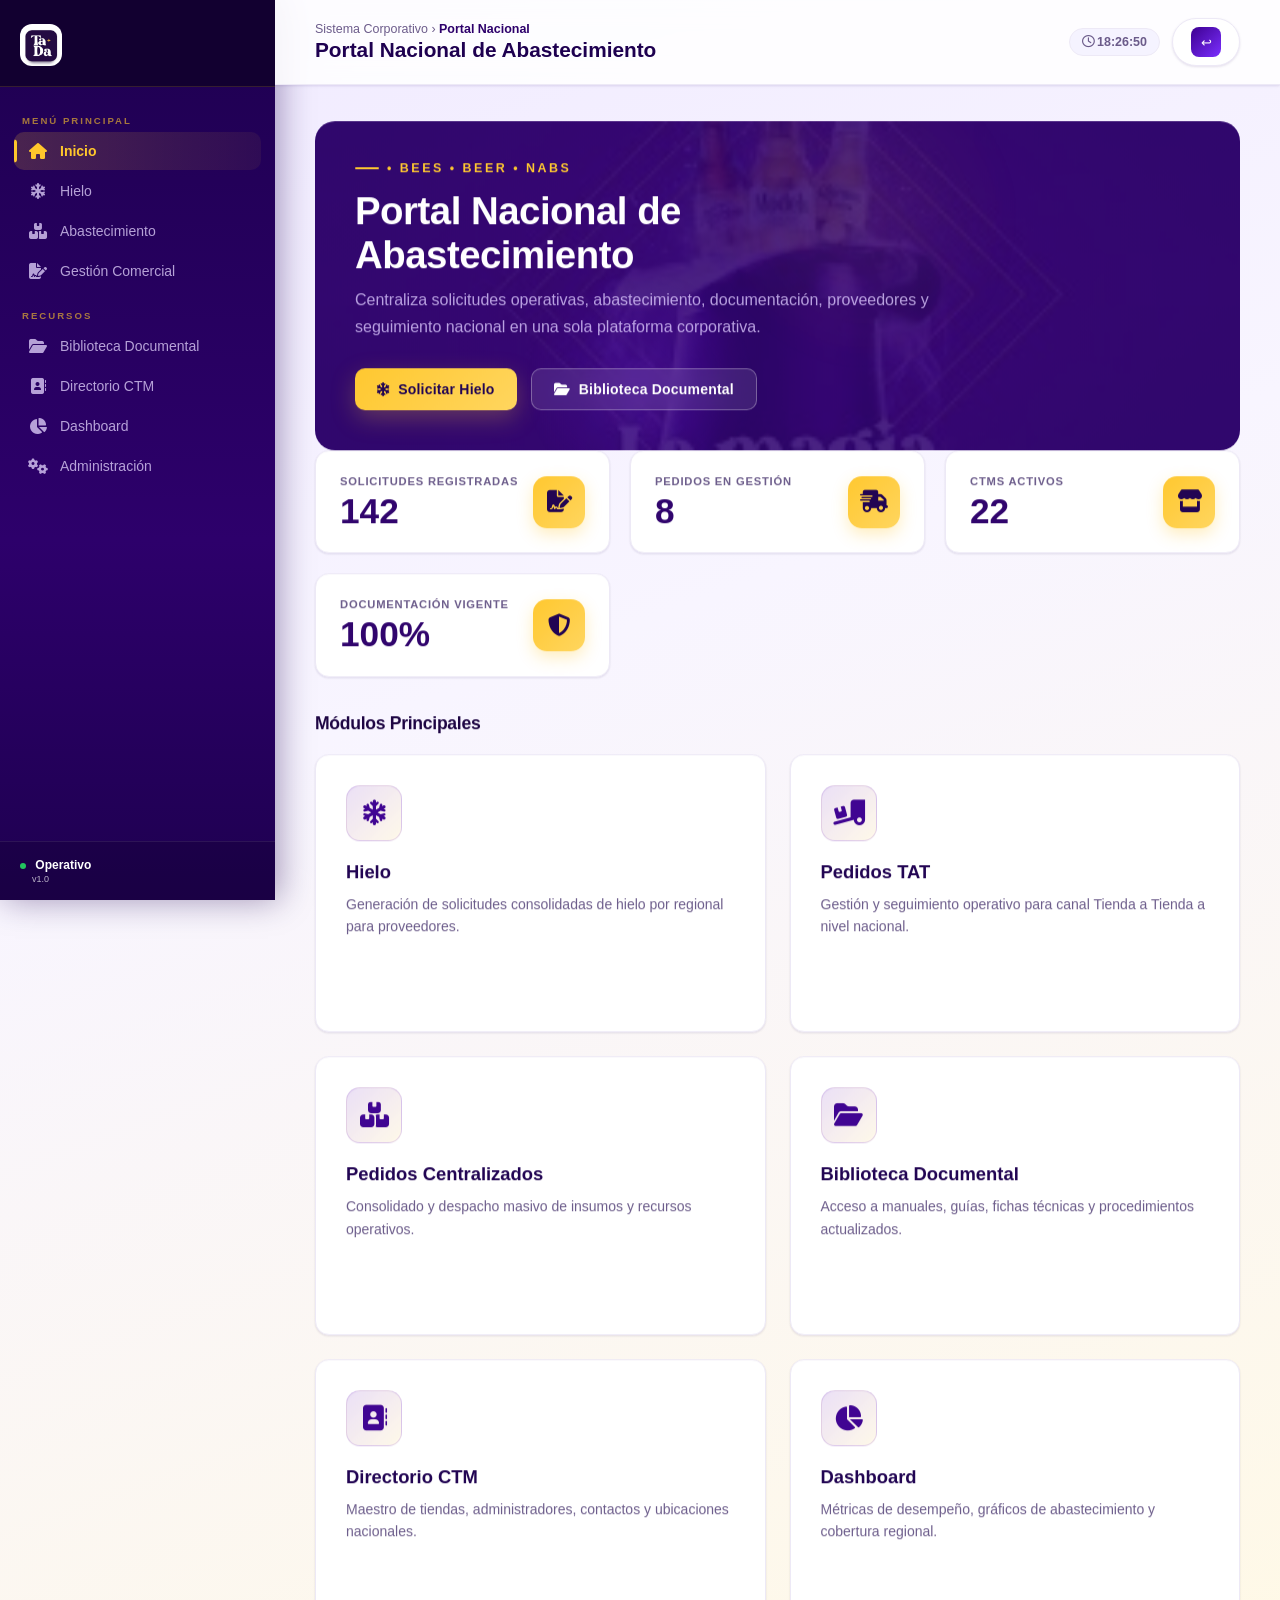
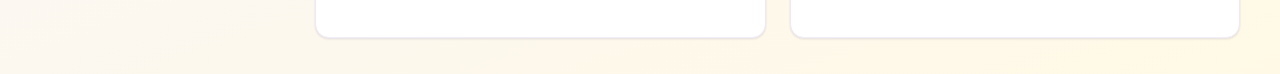
<file: index.html>
<!DOCTYPE html>
<html>
<head>
  <meta charset="UTF-8">
  <meta http-equiv="refresh" content="0; url=tada-pedidos-bavaria/index.html">
  <title>Redirigiendo...</title>
</head>
<body>
  <p>Cargando portal... <a href="tada-pedidos-bavaria/index.html">Clic aquí si no carga</a></p>
</body>
</html>
</file>
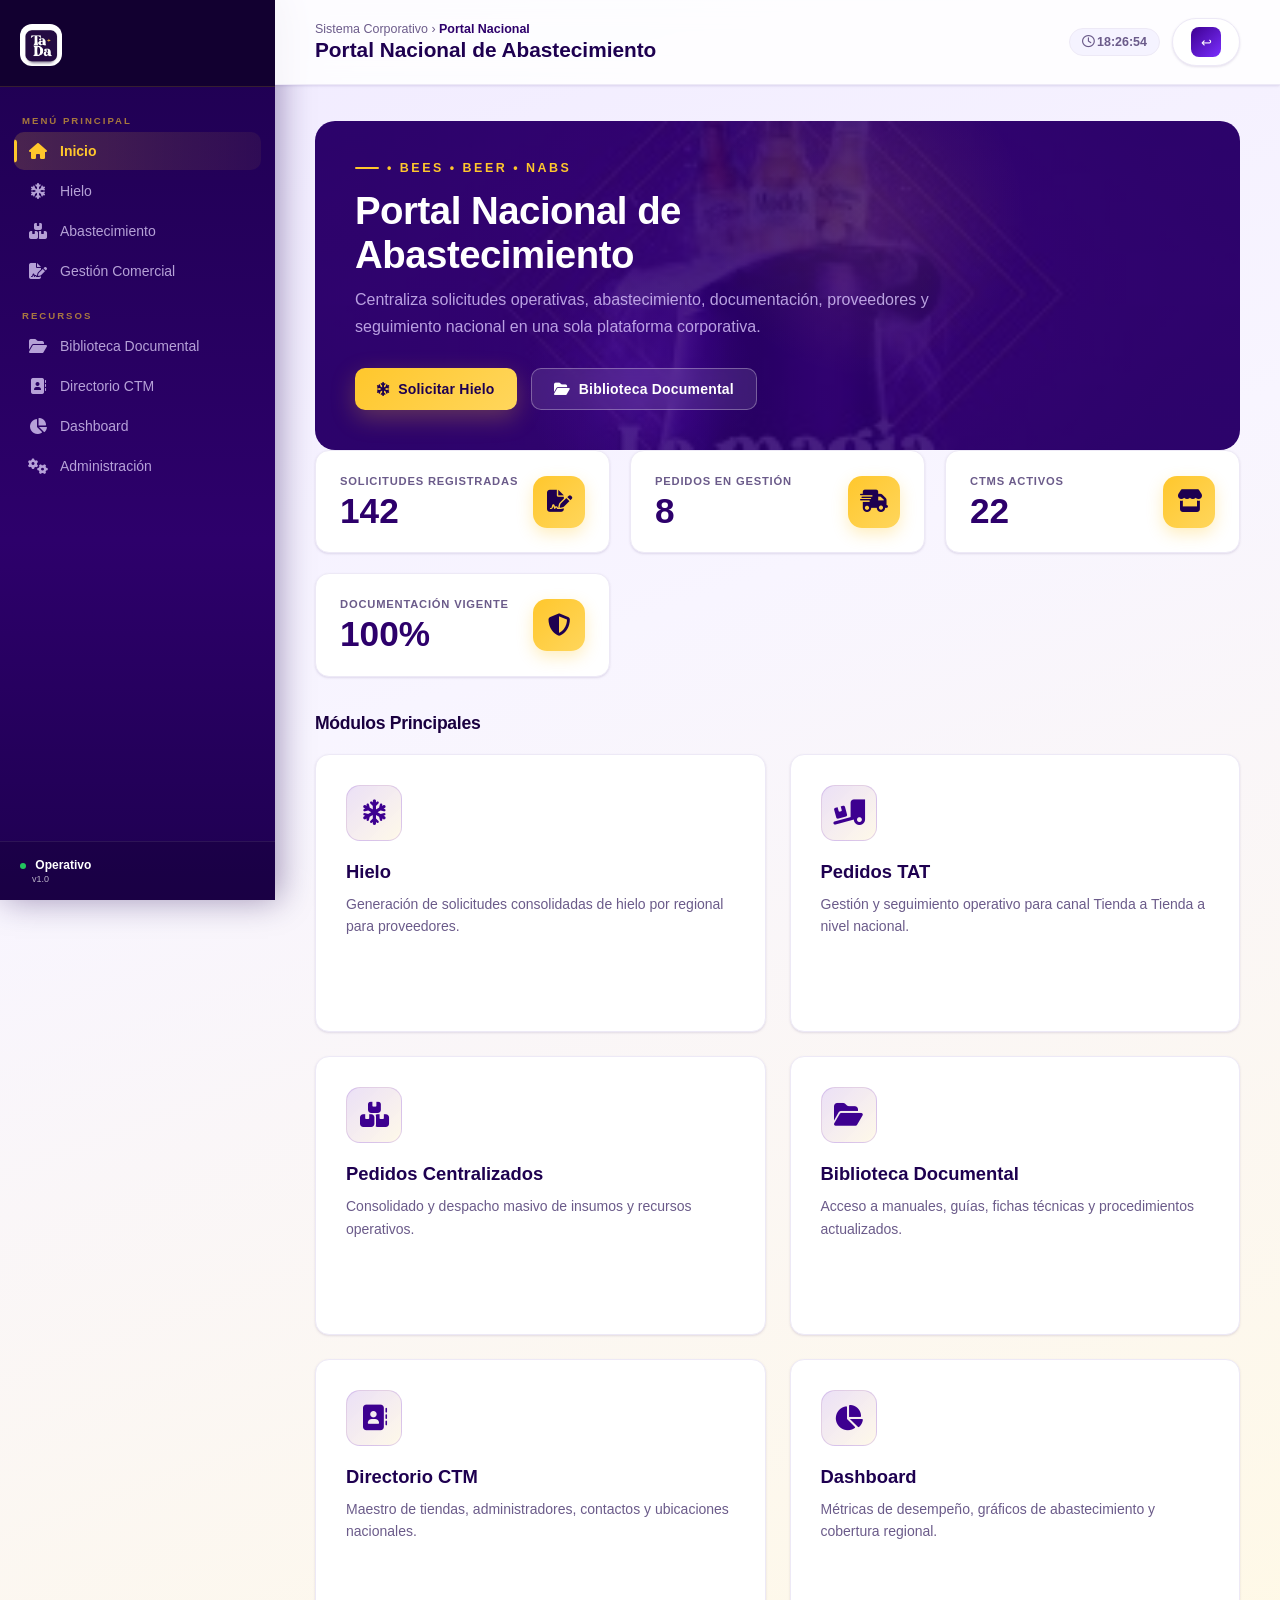
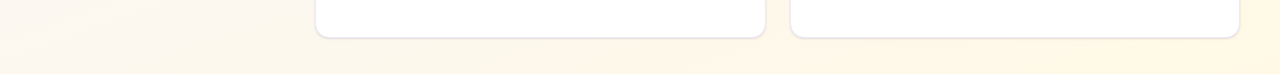
<file: tada-pedidos-bavaria/index.html>
<!DOCTYPE html>
<html lang="es">
<head>
    <meta charset="UTF-8">
<meta name="viewport" content="width=device-width, initial-scale=1.0">

<title>Portal Nacional de Abastecimiento | TaDa</title>

<link rel="icon" type="image/png" href="assets/estrella-dorada.png.png">

<link href="https://fontsel="stylesheet">

<link rel="stylesheet" href="https://cdnjs.cloudflare.com/ajax/libs/font-awesome/6.4.0/css/all.min.css">

<style>

    /* ==============================================
       TaDa Portal — Official Brand: Purple + Gold
    =============================================== */
    :root {
      --purple-900: #120030;
      --purple-800: #1E0050;
      --purple-700: #2D006B;
      --purple-600: #3D0090;
      --purple-500: #5200C4;
      --purple-400: #7B2FFF;
      --purple-300: #A855F7;
      --purple-100: #F3E8FF;
      --purple-soft: rgba(90, 0, 180, 0.12);

      --gold: #FFC72C;
      --gold-dark: #E6A800;
      --gold-light: rgba(255, 199, 44, 0.15);
      --gold-glow: 0 0 20px rgba(255,199,44,0.4);

      --bg-main: #F5F3FF;
      --card-bg: #FFFFFF;
      --text-main: #1A0040;
      --text-muted: #6B5B8A;
      --border-soft: #EDE9F6;
      --border-purple: rgba(90,0,180,0.15);

      --radius-sm: 10px;
      --radius-md: 14px;
      --radius-lg: 20px;
      --radius-xl: 28px;

      --shadow-sm: 0 1px 3px rgba(45,0,107,0.08), 0 1px 2px rgba(45,0,107,0.05);
      --shadow-md: 0 6px 20px rgba(45,0,107,0.12);
      --shadow-lg: 0 16px 48px rgba(45,0,107,0.18);
      --shadow-gold: 0 8px 24px rgba(255,199,44,0.25);
    }

    * { margin: 0; padding: 0; box-sizing: border-box; font-family: 'Inter', sans-serif; }

    body {
      background: linear-gradient(160deg, #F0EAFF 0%, #F8F5FF 40%, #FFF9E6 100%);
      color: var(--text-main);
      display: flex;
      min-height: 100vh;
    }

    /* ==============================================
       SIDEBAR
    =============================================== */
    .sidebar {
      width: 275px;
      background: linear-gradient(180deg, var(--purple-800) 0%, var(--purple-700) 60%, var(--purple-800) 100%);
      color: #fff;
      padding: 0;
      display: flex;
      flex-direction: column;
      flex-shrink: 0;
      position: sticky;
      top: 0;
      height: 100vh;
      box-shadow: 4px 0 32px rgba(29,0,80,0.4);
      overflow-y: auto;
      overflow-x: hidden;
    }

    /* Sidebar top strip */
    .sidebar-top {
      background: var(--purple-900);
      padding: 24px 20px 20px;
      border-bottom: 1px solid rgba(255,199,44,0.15);
    }

    .brand {
      display: flex;
      align-items: center;
      gap: 12px;
    }
    .brand-logo {
      width: 42px;
      height: 42px;
      object-fit: contain;
      border-radius: 12px;
      flex-shrink: 0; 
}
    .brand-text h1 {
      font-size: 1.5rem;
      font-weight: 900;
      letter-spacing: -0.8px;
      color: #FFFFFF;
      line-height: 1;
    }
    .brand-text span {
      font-size: 0.65rem;
      font-weight: 700;
      letter-spacing: 2px;
      color: var(--gold);
      text-transform: uppercase;
      display: block;
      margin-top: 3px;
    }

    /* Sidebar nav area */
    .sidebar-nav {
      padding: 16px 14px;
      flex: 1;
    }

    .nav-section-label {
      font-size: 0.6rem;
      font-weight: 800;
      letter-spacing: 2px;
      color: rgba(255,199,44,0.6);
      text-transform: uppercase;
      padding: 12px 8px 6px;
      display: block;
    }

    .nav-list { list-style: none; display: flex; flex-direction: column; gap: 2px; }
    .nav-btn {
      width: 100%;
      display: flex;
      align-items: center;
      gap: 12px;
      padding: 11px 14px;
      color: rgba(230,215,255,0.75);
      border: none;
      background: transparent;
      border-radius: var(--radius-sm);
      font-size: 0.875rem;
      font-weight: 500;
      cursor: pointer;
      text-align: left;
      transition: all 0.2s cubic-bezier(0.4,0,0.2,1);
      position: relative;
      overflow: hidden;
    }
    .nav-btn::before {
      content: '';
      position: absolute;
      left: 0; top: 50%;
      transform: translateY(-50%) scaleY(0);
      width: 3px;
      height: 60%;
      background: var(--gold);
      border-radius: 0 3px 3px 0;
      transition: transform 0.2s ease;
    }
    .nav-btn:hover { background-color: rgba(255,255,255,0.07); color: #FFF; transform: translateX(3px); }
    .nav-btn:hover::before { transform: translateY(-50%) scaleY(1); }
    .nav-btn.active {
      background: linear-gradient(90deg, rgba(255,199,44,0.18), rgba(255,199,44,0.06));
      color: var(--gold);
      font-weight: 700;
    }
    .nav-btn.active::before { transform: translateY(-50%) scaleY(1); }
    .nav-btn i { font-size: 1rem; width: 20px; text-align: center; flex-shrink: 0; }

    /* Sidebar bottom */
    .sidebar-footer {
      padding: 16px 20px;
      border-top: 1px solid rgba(255,255,255,0.08);
      background: rgba(0,0,0,0.15);
      display: flex;
      align-items: center;
      gap: 10px;
    }
    .sidebar-footer .op-badge {
      width: 36px; height: 36px;
      background: var(--gold);
      border-radius: 10px;
      display: flex; align-items: center; justify-content: center;
      font-size: 0.8rem; font-weight: 800;
      color: var(--purple-800);
      flex-shrink: 0;
    }
    .sidebar-footer span { font-size: 0.8rem; font-weight: 600; color: rgba(255,255,255,0.7); }
    .sidebar-footer strong { display: block; font-size: 0.875rem; font-weight: 700; color: #FFF; }

    /* Scrollbar */
    .sidebar::-webkit-scrollbar { width: 3px; }
    .sidebar::-webkit-scrollbar-track { background: transparent; }
    .sidebar::-webkit-scrollbar-thumb { background: rgba(255,199,44,0.4); border-radius: 3px; }

    /* ==============================================
       MAIN CONTENT
    =============================================== */
    .main-content {
      flex: 1;
      padding: 0;
      overflow-y: auto;
      max-width: 1600px;
      display: flex;
      flex-direction: column;
    }

    /* Top bar */
    .top-header {
      display: flex;
      justify-content: space-between;
      align-items: center;
      padding: 18px 40px;
      background: rgba(255,255,255,0.85);
      backdrop-filter: blur(12px);
      border-bottom: 1px solid var(--border-soft);
      position: sticky;
      top: 0;
      z-index: 50;
      box-shadow: var(--shadow-sm);
    }
    .top-header .breadcrumb { font-size: 0.78rem; color: var(--text-muted); font-weight: 500; }
    .top-header .breadcrumb strong { color: var(--purple-700); }
    .top-header h2 { font-size: 1.3rem; font-weight: 800; color: var(--purple-800); margin-top: 2px; }
    .top-header .user-badge {
      display: flex;
      align-items: center;
      gap: 10px;
      background: var(--card-bg);
      padding: 8px 18px;
      border-radius: 30px;
      border: 1px solid var(--border-soft);
      box-shadow: var(--shadow-sm);
      cursor: pointer;
      transition: box-shadow 0.2s;
    }
    .top-header .user-badge:hover { box-shadow: var(--shadow-md); }
    .user-badge .op-icon {
      width: 30px; height: 30px;
      background: linear-gradient(135deg, var(--purple-600), var(--purple-400));
      border-radius: 8px;
      display: flex; align-items: center; justify-content: center;
      font-size: 0.8rem; color: #fff;
    }
    .top-header .time-chip {
      font-size: 0.78rem; font-weight: 600;
      color: var(--text-muted);
      background: var(--bg-main);
      padding: 6px 12px;
      border-radius: 20px;
      border: 1px solid var(--border-soft);
    }

    /* Page inner padding */
    .page-body { padding: 36px 40px; flex: 1; }

    .view-section { display: none; }
    .view-section.active { display: block; animation: fadeInUp 0.3s cubic-bezier(0.4,0,0.2,1); }

    @keyframes fadeInUp {
      from { opacity: 0; transform: translateY(12px); }
      to { opacity: 1; transform: translateY(0); }
    }

    /* ==============================================
       HERO BANNER
    =============================================== */
    .hero-banner {
  position: relative;
  overflow: hidden;

  background:
    linear-gradient(
      rgba(45,0,111,0.88),
      rgba(45,0,111,0.88)
    ),
    url('assets/Portada.jpg');

  background-size: cover;
  background-position: center;
  background-repeat: no-repeat;

  border-radius: var(--radius-lg);
  padding: 40px;
  color: white;

  display: flex;
  justify-content: space-between;
  align-items: center;
}
    .hero-banner::before {
      content: '';
      position: absolute;
      top: -80px; right: 200px;
      width: 350px; height: 350px;
      background: radial-gradient(circle, rgba(255,199,44,0.1) 0%, transparent 65%);
      pointer-events: none;
      animation: pulse-glow 4s ease-in-out infinite;
    }
    .hero-banner::after {
      content: '';
      position: absolute;
      bottom: -60px; left: 200px;
      width: 250px; height: 250px;
      background: radial-gradient(circle, rgba(120,40,255,0.15) 0%, transparent 65%);
      pointer-events: none;
    }
    @keyframes pulse-glow {
      0%, 100% { opacity: 0.6; transform: scale(1); }
      50% { opacity: 1; transform: scale(1.05); }
    }
    .hero-text { max-width: 580px; z-index: 2; }
    .hero-text h2 { font-size: 2.4rem; font-weight: 900; margin-bottom: 10px; line-height: 1.15; letter-spacing: -0.5px; }
    .hero-text .sub {
      font-size: 0.78rem; font-weight: 800;
      color: var(--gold);
      letter-spacing: 2.5px;
      text-transform: uppercase;
      margin-bottom: 14px;
      display: flex; align-items: center; gap: 8px;
    }
    .hero-text .sub::before {
      content: '';
      display: inline-block;
      width: 24px; height: 2px;
      background: var(--gold);
      border-radius: 2px;
    }
    .hero-text p { color: rgba(220,200,255,0.8); font-size: 1rem; line-height: 1.65; margin-bottom: 28px; }
    .hero-actions { display: flex; gap: 14px; flex-wrap: wrap; }
    .hero-img {
      width: 280px; height: 210px;
      object-fit: cover;
      border-radius: var(--radius-lg);
      z-index: 2;
      box-shadow: 0 12px 40px rgba(0,0,0,0.5);
      border: 2px solid rgba(255,199,44,0.2);
      transition: transform 0.3s ease;
    }
    .hero-img:hover { transform: scale(1.03) rotate(-1deg); }

    /* ==============================================
       BUTTONS
    =============================================== */
    .btn {
      padding: 12px 22px;
      border-radius: var(--radius-sm);
      font-weight: 700;
      font-size: 0.875rem;
      cursor: pointer;
      border: none;
      display: inline-flex;
      align-items: center;
      gap: 9px;
      transition: all 0.22s cubic-bezier(0.4,0,0.2,1);
      text-decoration: none;
      letter-spacing: 0.2px;
    }
    .btn-purple {
      background: linear-gradient(135deg, var(--purple-600), var(--purple-500));
      color: #FFF;
      box-shadow: 0 4px 12px rgba(82,0,196,0.35);
    }
    .btn-purple:hover { background: linear-gradient(135deg, var(--purple-500), var(--purple-400)); transform: translateY(-2px); box-shadow: 0 8px 20px rgba(82,0,196,0.4); }
    .btn-gold {
      background: linear-gradient(135deg, var(--gold), #FFD65C);
      color: var(--purple-800);
      font-weight: 800;
      box-shadow: var(--shadow-gold);
    }
    .btn-gold:hover { background: linear-gradient(135deg, #FFD65C, var(--gold)); transform: translateY(-2px); box-shadow: 0 10px 28px rgba(255,199,44,0.45); }
    .btn-outline {
      background: rgba(255,255,255,0.1);
      border: 1.5px solid rgba(255,255,255,0.3);
      color: #FFF;
      backdrop-filter: blur(8px);
    }
    .btn-outline:hover { background: rgba(255,255,255,0.2); border-color: var(--gold); color: var(--gold); }
    .btn-outline-dark {
      background: transparent;
      border: 1.5px solid var(--border-soft);
      color: var(--text-main);
    }
    .btn-outline-dark:hover { background: var(--purple-soft); border-color: var(--purple-400); color: var(--purple-700); }
    .btn-secondary { background: var(--purple-soft); color: var(--purple-700); font-weight: 600; }
    .btn-secondary:hover { background: rgba(90,0,180,0.18); }

    /* ==============================================
       KPI CARDS
    =============================================== */
    .kpi-grid { display: grid; grid-template-columns: repeat(auto-fit, minmax(220px, 1fr)); gap: 20px; margin-bottom: 36px; }
    .kpi-card {
      background: var(--card-bg);
      padding: 24px;
      border-radius: var(--radius-md);
      border: 1px solid var(--border-soft);
      box-shadow: var(--shadow-sm);
      display: flex;
      justify-content: space-between;
      align-items: center;
      transition: all 0.25s ease;
      cursor: default;
      position: relative;
      overflow: hidden;
    }
    .kpi-card::before {
      content: '';
      position: absolute;
      top: 0; left: 0; right: 0;
      height: 3px;
      background: linear-gradient(90deg, var(--purple-600), var(--gold));
      opacity: 0;
      transition: opacity 0.25s;
    }
    .kpi-card:hover { transform: translateY(-4px); box-shadow: var(--shadow-md); border-color: var(--border-purple); }
    .kpi-card:hover::before { opacity: 1; }
    .kpi-title { font-size: 0.7rem; font-weight: 800; color: var(--text-muted); text-transform: uppercase; letter-spacing: 0.8px; }
    .kpi-value { font-size: 2.2rem; font-weight: 900; color: var(--purple-700); margin-top: 6px; line-height: 1; }
    .kpi-icon {
      width: 52px; height: 52px;
      border-radius: var(--radius-md);
      background: linear-gradient(135deg, var(--gold), #FFD65C);
      color: var(--purple-800);
      display: flex;
      align-items: center;
      justify-content: center;
      font-size: 1.4rem;
      box-shadow: 0 6px 16px rgba(255,199,44,0.3);
      flex-shrink: 0;
    }

    /* ==============================================
       MODULE CARDS
    =============================================== */
    .modules-grid { display: grid; grid-template-columns: repeat(auto-fill, minmax(300px, 1fr)); gap: 24px; }
    .module-card {
      background: var(--card-bg);
      border-radius: var(--radius-md);
      border: 1px solid var(--border-soft);
      padding: 30px;
      box-shadow: var(--shadow-sm);
      transition: all 0.28s cubic-bezier(0.4,0,0.2,1);
      cursor: pointer;
      display: flex;
      flex-direction: column;
      justify-content: space-between;
      position: relative;
      overflow: hidden;
    }
    .module-card::after {
      content: '';
      position: absolute;
      inset: 0;
      background: linear-gradient(135deg, rgba(82,0,196,0.03), rgba(255,199,44,0.04));
      opacity: 0;
      transition: opacity 0.25s;
    }
    .module-card:hover { transform: translateY(-6px); box-shadow: var(--shadow-lg); border-color: var(--border-purple); }
    .module-card:hover::after { opacity: 1; }
    .module-icon {
      width: 56px; height: 56px;
      border-radius: var(--radius-md);
      background: linear-gradient(135deg, var(--purple-soft), rgba(255,199,44,0.1));
      color: var(--purple-600);
      border: 1px solid var(--border-purple);
      display: flex;
      align-items: center;
      justify-content: center;
      font-size: 1.6rem;
      margin-bottom: 20px;
      transition: all 0.25s ease;
    }
    .module-card:hover .module-icon {
      background: linear-gradient(135deg, var(--gold-light), rgba(255,199,44,0.2));
      color: var(--gold-dark);
      border-color: rgba(255,199,44,0.4);
    }
    .module-card h3 { font-size: 1.15rem; font-weight: 800; color: var(--purple-800); margin-bottom: 10px; }
    .module-card p { font-size: 0.875rem; color: var(--text-muted); line-height: 1.6; margin-bottom: 22px; }

    /* ==============================================
       COMPONENTS & TABLES
    =============================================== */
    .card-box {
      background: var(--card-bg);
      border-radius: var(--radius-md);
      border: 1px solid var(--border-soft);
      padding: 28px 32px;
      box-shadow: var(--shadow-sm);
      margin-bottom: 28px;
    }
    .section-header { display: flex; justify-content: space-between; align-items: center; margin-bottom: 22px; }
    .section-title {
      font-size: 1.15rem;
      font-weight: 800;
      color: var(--purple-800);
      display: flex;
      align-items: center;
      gap: 10px;
    }
    .section-title i { color: var(--gold-dark); }

    .form-group { margin-bottom: 18px; }
    .form-group label { display: block; font-size: 0.82rem; font-weight: 700; margin-bottom: 7px; color: var(--purple-800); letter-spacing: 0.2px; }
    .form-control {
      width: 100%;
      padding: 12px 16px;
      border: 1.5px solid var(--border-soft);
      border-radius: var(--radius-sm);
      font-size: 0.9rem;
      outline: none;
      transition: all 0.2s ease;
      background: #FAFAFA;
      color: var(--text-main);
    }
    .form-control:focus {
      border-color: var(--purple-500);
      background: #FFF;
      box-shadow: 0 0 0 3px rgba(82,0,196,0.1);
    }

    .table-container {
      overflow-x: auto;
      border-radius: var(--radius-sm);
      border: 1px solid var(--border-soft);
      box-shadow: var(--shadow-sm);
    }
    .custom-table { width: 100%; border-collapse: collapse; text-align: left; font-size: 0.875rem; }
    .custom-table th {
      background: linear-gradient(90deg, var(--purple-800), var(--purple-700));
      color: #FFF;
      font-weight: 700;
      padding: 14px 16px;
      text-transform: uppercase;
      font-size: 0.68rem;
      letter-spacing: 0.8px;
      white-space: nowrap;
    }
    .custom-table th:first-child { border-radius: 0; }
    .custom-table thead tr th:first-child { border-left: 3px solid var(--gold); }
    .custom-table td { padding: 13px 16px; border-bottom: 1px solid var(--border-soft); color: var(--text-main); vertical-align: middle; transition: background 0.15s; }
    .custom-table tbody tr:hover td { background-color: var(--purple-soft); }
    .custom-table input[type="number"] { width: 90px; padding: 7px 10px; border: 1.5px solid var(--border-soft); border-radius: 8px; outline: none; transition: border-color 0.2s; }
    .custom-table input[type="number"]:focus { border-color: var(--gold); }

    .badge { padding: 5px 13px; border-radius: 20px; font-weight: 700; font-size: 0.7rem; display: inline-block; letter-spacing: 0.3px; }
    .badge-purple { background: var(--purple-soft); color: var(--purple-600); border: 1px solid var(--border-purple); }
    .badge-gold { background: var(--gold-light); color: var(--gold-dark); border: 1px solid rgba(255,199,44,0.35); }
    .badge-green { background: #D1FAE5; color: #065F46; border: 1px solid #A7F3D0; }
    .badge-dark { background: var(--purple-800); color: #F3E8FF; }

    .actions-bar { display: flex; flex-wrap: wrap; gap: 10px; margin-top: 22px; }
.status-dot{
    width:6px;
    height:6px;
    background:#22c55e;
    border-radius:50%;
    display:inline-block;
    margin-right:6px;
    vertical-align:middle;
}

.portal-status{
    font-size:12px;
    font-weight:600;
    margin:0;
    color:white;
}

.portal-version{
    font-size:9px;
    opacity:.7;
    margin-top:2px;
    color:white;
    margin-left:12px;
}
  </style>
</head>
<body>
  <!-- SIDEBAR LATERAL -->
  <aside class="sidebar">
    <div class="sidebar-top"> 	
   <div class="brand">

    <img src="assets/logo-tada.png.jpg"
         alt="TaDa"
         class="brand-logo">

</div>

</div>

    <div class="sidebar-nav">
      <span class="nav-section-label">Menú Principal</span>
      <ul class="nav-list">
        <li><button class="nav-btn active" onclick="switchTab('inicio', this)"><i class="fa-solid fa-house"></i> Inicio</button></li>
        <li><button class="nav-btn" onclick="switchTab('hielo', this)"><i class="fa-solid fa-snowflake"></i> Hielo</button></li>
        <li>
    <button class="nav-btn"
            onclick="switchTab('abastecimiento', this)">
        <i class="fa-solid fa-boxes-stacked"></i>
        Abastecimiento
    </button>
</li>

<li>
    <button class="nav-btn"
            onclick="switchTab('gestion-comercial', this)">
        <i class="fa-solid fa-file-signature"></i>
        Gestión Comercial
    </button>
</li>

      </ul>
      <span class="nav-section-label" style="margin-top:8px;">Recursos</span>
      <ul class="nav-list">
        <li><button class="nav-btn" onclick="switchTab('documental', this)"><i class="fa-solid fa-folder-open"></i> Biblioteca Documental</button></li>
        <li><button class="nav-btn" onclick="switchTab('directorio', this)"><i class="fa-solid fa-address-book"></i> Directorio CTM</button></li>
        <li><button class="nav-btn" onclick="switchTab('dashboard-view', this)"><i class="fa-solid fa-chart-pie"></i> Dashboard</button></li>
        <li><button class="nav-btn" onclick="switchTab('admin', this)"><i class="fa-solid fa-gears"></i> Administración</button></li>
      </ul>
    </div>

    <div class="sidebar-footer">
      <div class="user-profile">

    <h4 class="portal-status">
    <span class="status-dot"></span>
    Operativo
</h4>

<p class="portal-version">v1.0</p>

</div>

    </div>
  </aside>

  <!-- ÁREA CENTRAL DE TRABAJO -->
  <main class="main-content">

    <!-- TOP HEADER -->
    <div class="top-header">
      <div>
        <div class="breadcrumb">Sistema Corporativo &rsaquo; <strong>Portal Nacional</strong></div>
        <h2>Portal Nacional de Abastecimiento</h2>
      </div>
      <div style="display:flex;align-items:center;gap:12px;">
        <span class="time-chip" id="reloj-header"><i class="fa-regular fa-clock"></i> --:--</span>
        <div class="user-badge"
     onclick="window.open('portal_abastecimiento.html','_self')"
     style="cursor:pointer;">

    <div class="op-icon">
        ↩
    </div>

</div>

      </div>
    </div>

    <div class="page-body">

    <!-- MÓDULO: INICIO / HOME -->
    <section id="inicio" class="view-section active">
      <div class="hero-banner">
        <div class="hero-text">
          <div class="sub">• BEES • BEER • NABS</div>
          <h2>Portal Nacional de Abastecimiento</h2>
          <p>Centraliza solicitudes operativas, abastecimiento, documentación, proveedores y seguimiento nacional en una sola plataforma corporativa.</p>
          <div class="hero-actions">
            <button class="btn btn-gold" onclick="switchTab('hielo', document.querySelectorAll('.nav-btn')[1])"><i class="fa-solid fa-snowflake"></i> Solicitar Hielo</button>
            <button class="btn btn-outline" onclick="switchTab('documental', document.querySelectorAll('.nav-btn')[4])"><i class="fa-solid fa-folder-open"></i> Biblioteca Documental</button>
          </div>
        </div>
        
      </div>

      <!-- KPIs INICIALES -->
      <div class="kpi-grid">
        <div class="kpi-card">
          <div>
            <div class="kpi-title">Solicitudes Registradas</div>
            <div class="kpi-value" id="kpi-registradas">142</div>
          </div>
          <div class="kpi-icon"><i class="fa-solid fa-file-signature"></i></div>
        </div>
        <div class="kpi-card">
          <div>
            <div class="kpi-title">Pedidos en Gestión</div>
            <div class="kpi-value" id="kpi-gestion">8</div>
          </div>
          <div class="kpi-icon"><i class="fa-solid fa-truck-fast"></i></div>
        </div>
        <div class="kpi-card">
          <div>
            <div class="kpi-title">CTMs Activos</div>
            <div class="kpi-value">22</div>
          </div>
          <div class="kpi-icon"><i class="fa-solid fa-store"></i></div>
        </div>
        <div class="kpi-card">
          <div>
            <div class="kpi-title">Documentación Vigente</div>
            <div class="kpi-value">100%</div>
          </div>
          <div class="kpi-icon"><i class="fa-solid fa-shield-halved"></i></div>
        </div>
      </div>

      <!-- TARJETAS GRANDES DE MÓDULOS -->
      <h3 style="font-size:1.1rem; font-weight:700; margin-bottom:20px; color:var(--dark-800); letter-spacing:-0.3px;">Módulos Principales</h3>
      <div class="modules-grid">
        <div class="module-card" onclick="switchTab('hielo', document.querySelectorAll('.nav-btn')[1])">
          <div>
            <div class="module-icon"><i class="fa-solid fa-snowflake"></i></div>
            <h3>Hielo</h3>
            <p>Generación de solicitudes consolidadas de hielo por regional para proveedores.</p>
          </div>
          <span class="btn btn-outline"><i class="fa-solid fa-arrow-right"></i> Acceder</span>
        </div>

        <div class="module-card" onclick="switchTab('tat', document.querySelectorAll('.nav-btn')[2])">
          <div>
            <div class="module-icon"><i class="fa-solid fa-truck-ramp-box"></i></div>
            <h3>Pedidos TAT</h3>
            <p>Gestión y seguimiento operativo para canal Tienda a Tienda a nivel nacional.</p>
          </div>
          <span class="btn btn-outline"><i class="fa-solid fa-arrow-right"></i> Acceder</span>
        </div>

        <div class="module-card" onclick="switchTab('central', document.querySelectorAll('.nav-btn')[3])">
          <div>
            <div class="module-icon"><i class="fa-solid fa-boxes-stacked"></i></div>
            <h3>Pedidos Centralizados</h3>
            <p>Consolidado y despacho masivo de insumos y recursos operativos.</p>
          </div>
          <span class="btn btn-outline"><i class="fa-solid fa-arrow-right"></i> Acceder</span>
        </div>

        <div class="module-card" onclick="switchTab('documental', document.querySelectorAll('.nav-btn')[4])">
          <div>
            <div class="module-icon"><i class="fa-solid fa-folder-open"></i></div>
            <h3>Biblioteca Documental</h3>
            <p>Acceso a manuales, guías, fichas técnicas y procedimientos actualizados.</p>
          </div>
          <span class="btn btn-outline"><i class="fa-solid fa-arrow-right"></i> Acceder</span>
        </div>

        <div class="module-card" onclick="switchTab('directorio', document.querySelectorAll('.nav-btn')[5])">
          <div>
            <div class="module-icon"><i class="fa-solid fa-address-book"></i></div>
            <h3>Directorio CTM</h3>
            <p>Maestro de tiendas, administradores, contactos y ubicaciones nacionales.</p>
          </div>
          <span class="btn btn-outline"><i class="fa-solid fa-arrow-right"></i> Acceder</span>
        </div>

        <div class="module-card" onclick="switchTab('dashboard-view', document.querySelectorAll('.nav-btn')[6])">
          <div>
            <div class="module-icon"><i class="fa-solid fa-chart-pie"></i></div>
            <h3>Dashboard</h3>
            <p>Métricas de desempeño, gráficos de abastecimiento y cobertura regional.</p>
          </div>
          <span class="btn btn-outline"><i class="fa-solid fa-arrow-right"></i> Acceder</span>
        </div>
      </div>
    </section>

    <!-- MÓDULO PRINCIPAL: HIELO -->
    <section id="hielo" class="view-section">
      <div class="card-box">
        <div class="section-header">
          <div class="section-title"><i class="fa-solid fa-snowflake" style="color:var(--gold)"></i> Solicitud Consolidada de Hielo</div>
        </div>

        <!-- SELECCIÓN DE REGIONAL -->
        <div class="form-group" style="max-width: 400px;">
          <label><i class="fa-solid fa-map-location-dot"></i> Seleccione la Regional:</label>
          <select id="select-regional" class="form-control" onchange="cargarTiendasPorRegional()">
            <option value="">-- Seleccionar Regional --</option>
            <option value="Regional Centro">Regional Centro (Bogotá, Soacha)</option>
            <option value="Regional Sur">Regional Sur (Cali)</option>
            <option value="Regional Andes">Regional Andes (Medellín, Itagüí, Envigado, Sabaneta, Bello)</option>
            <option value="Regional Costa">Regional Costa (Barranquilla, Soledad, Malambo, Cartagena, Santa Marta, Valledupar, Puerto Colombia)</option>
            <option value="Regional Oriente">Regional Oriente (Bucaramanga, Floridablanca, Piedecuesta, Cúcuta, Pamplonita)</option>
          </select>
        </div>

        <!-- BOTONES DE SELECCIÓN -->
<div class="card-box" style="margin-bottom:20px;">
  <h3 style="margin-bottom:10px;">Resumen de Solicitud</h3>

  <p><strong>Regional:</strong> <span id="resumen-regional">No seleccionada</span></p>

  <p><strong>Tiendas seleccionadas:</strong> <span id="resumen-tiendas">0</span></p>

  <p><strong>Total bolsas:</strong> <span id="resumen-bolsas">0</span></p>

  <p><strong>Estado:</strong> <span id="resumen-estado">Pendiente</span></p>
</div>
        <div style="margin-bottom: 16px; display:flex; gap:10px;">
          <button class="btn btn-secondary" onclick="marcarTodas(true)"><i class="fa-solid fa-check-double"></i> Marcar todas</button>
          <button class="btn btn-secondary" onclick="marcarTodas(false)"><i class="fa-solid fa-square"></i> Limpiar selección</button>
        </div>

        <!-- TABLA MAESTRA DE TIENDAS -->
        <div class="table-container">
          <table class="custom-table">
            <thead>
              <tr>
                <th style="width:40px;"><input type="checkbox" id="check-all" onchange="marcarTodas(this.checked)"></th>
                <th>CO</th>
                <th>Nombre Punto de Venta</th>
                <th>Ciudad</th>
                <th>Dirección</th>
                <th>Barrio</th>
                <th>Administrador</th>
                <th>Teléfono PDV</th>
                <th>Cantidad Solicitada</th>
              </tr>
            </thead>
            <tbody id="tbody-tiendas-hielo">
              <tr>
                <td colspan="9" style="text-align:center; color:var(--text-muted); padding:30px;">Seleccione una regional arriba para cargar el maestro de tiendas.</td>
              </tr>
            </tbody>
          </table>
        </div>

        <!-- OBSERVACIONES GENERALES -->
        <div class="form-group" style="margin-top:20px;">
          <label>Observaciones Generales del Pedido:</label>
          <textarea id="obs-hielo" class="form-control" rows="2" placeholder="Ej: Entregar antes de las 10:00 AM. Vehículo con refrigeración requerida."></textarea>
        </div>

        <!-- BOTONES DE ACCIÓN PRINCIPALES -->
        <div class="actions-bar">
          <button class="btn btn-purple" onclick="generarSolicitudProveedor()"><i class="fa-solid fa-gears"></i> Generar solicitud proveedor</button>
          <!-- btn-purple now uses dark charcoal per new theme -->
          <button class="btn btn-gold" onclick="copiarPedidoProveedor()"><i class="fa-solid fa-copy"></i> Copiar pedido proveedor</button>
          <button class="btn btn-outline" onclick="exportarCSVProveedor()"><i class="fa-solid fa-file-csv"></i> Exportar CSV proveedor</button>
          <button class="btn btn-outline" onclick="abrirOutlookHielo()"><i class="fa-solid fa-envelope"></i> Abrir Outlook con correo preparado</button>
        </div>
      </div>

      <!-- VISTA PREVIA: FORMATO PROVEEDOR -->
      <div class="card-box" id="box-formato-proveedor" style="display:none;">
        <div class="section-header">
          <div class="section-title"><i class="fa-solid fa-file-invoice" style="color:var(--gold)"></i> Formato proveedor (Consolidado)</div>
          <span class="badge badge-purple" id="badge-regional-resumen"></span>
        </div>

        <div class="table-container">
          <table class="custom-table" id="tabla-formato-proveedor">
            <thead>
              <tr>
                <th>Co</th>
                <th>Nombre Punto de Venta</th>
                <th>Cantidade</th>
                <th>Ciudad</th>
                <th>Dirección</th>
                <th>Barrio</th>
                <th>Administrador</th>
                <th>Telefono PDV</th>
              </tr>
            </thead>
            <tbody id="tbody-proveedor"></tbody>
          </table>
        </div>
      </div>
    </section>

    <!-- MÓDULO: PEDIDOS TAT -->
<section id="abastecimiento" class="view-section">

    <div class="card-box">

        <div class="section-title" style="margin-bottom:25px;">
            <i class="fa-solid fa-boxes-stacked"
               style="color:var(--purple-main)"></i>

            Abastecimiento
        </div>

        <div class="modules-grid">

            <div class="module-card"
                 onclick="switchTab('tat')">

                <div>
                    <div class="module-icon">
                        <i class="fa-solid fa-truck"></i>
                    </div>

                    <h3>Pedidos TAT</h3>

                    <p>
                        Entregas directas de proveedores a tiendas
                        a nivel nacional.
                    </p>
                </div>

            </div>

            <div class="module-card"
                 onclick="switchTab('central')">

                <div>
                    <div class="module-icon">
                        <i class="fa-solid fa-warehouse"></i>
                    </div>

                    <h3>Pedidos Centralizados</h3>

                    <p>
                        Entregas de proveedores a centros de
                        distribución.
                    </p>
                </div>

            </div>

        </div>

    </div>

</section>
    <section id="tat" class="view-section">
      <div class="card-box">
        <div class="section-title" style="margin-bottom:16px;"><i class="fa-solid fa-truck-ramp-box" style="color:var(--gold)"></i> Pedidos TAT (Tienda a Tienda)</div>
        <p style="color:var(--text-muted);">Módulo de seguimiento y gestión operativa para pedidos TAT a nivel nacional.</p>
      </div>
    </section>

    <!-- MÓDULO: PEDIDOS CENTRALIZADOS -->
    </section>

<!-- MÓDULO: GESTIÓN COMERCIAL -->
<section id="gestion-comercial" class="view-section">

    <div class="card-box">

        <div class="section-title" style="margin-bottom:20px;">
            <i class="fa-solid fa-file-signature"
               style="color:var(--gold)"></i>
            Gestión Comercial
        </div>

        <p style="color:var(--text-muted);">
    Actualización de listas de precios,
    generación de archivos Otrosí, cargues
    Generic y actualización en Siesa.
</p>

    </div>
<div class="modules-grid">

    <div class="module-card"
     onclick="window.open('https://anheuserbuschinbev.sharepoint.com/:x:/r/sites/DocumentosTaDa/_layouts/15/doc2.aspx?sourcedoc=%7B33e12586-e692-46c9-bafa-7229f6919238%7D&action=edit','blank')">

    <div class="module-icon">
        <i class="fa-solid fa-file-excel"></i>
    </div>

    <h3>Matriz de diferencias</h3>

    <p>
        Consulta y administración de listas de precios
        enviadas por proveedores.
    </p>

    </div>

    <div class="module-card"
     onclick="switchTab('generar-otrosi')">
        <div>
            <div class="module-icon">
                <i class="fa-solid fa-file-signature"></i>
            </div>

            <h3>Generar Otrosí</h3>

            <p>
Generación de archivos para Generic
y actualización de precios en Siesa.
</p>
        </div>
    </div>

    <div class="module-card">
        <div>
            <div class="module-icon">
                <i class="fa-solid fa-clock-rotate-left"></i>
            </div>

            <h3>Histórico</h3>

            <p>
                Consulta de modificaciones y vigencias
                realizadas por proveedor.
            </p>
        </div>
    </div>

</div>
</section>
<section id="generar-otrosi" class="view-section">

    <div class="card-box">

        <div class="section-title">
            <i class="fa-solid fa-file-signature"
               style="color:var(--gold)"></i>

            Generar Otrosí
        </div>

        <p style="color:var(--text-muted);">
            Preparación de información para cargue en
            Generic y actualización de precios en Siesa.
        </p>
<div style="margin-top:25px;">

    <label>
        <strong>Proveedor</strong>
    </label>
 
    <br><br>

    <input id="proveedor"
       type="text"
       placeholder="Ejemplo: KOPPS"
           style="
               width:300px;
               padding:10px;
               border:1px solid #ccc;
               border-radius:8px;
           ">

</div>
<div style="margin-top:25px;">

    <label>
        <strong>Item</strong>
    </label>

    <br><br>

    <input id="item"
       placeholder="Ejemplo: 3765"
           style="
               width:300px;
               padding:10px;
               border:1px solid #ccc;
               border-radius:8px;
           ">

</div>
<div style="margin-top:25px;">

    <label>
        <strong>precio Actual</strong>
    </label>

    <br><br>

    <input id="precioActual"
       type="number"
       placeholder="Ejemplo: 35000"
           style="
               width:300px;x|
               padding:10px;
               border:1px solid #ccc;
               border-radius:8px; 	
           ">

</div>

<div style="margin-top:25px;">

    <label>
        <strong>Precio Nuevo</strong>
    </label>

    <br><br>

    <input id="precioNuevo"
       type="number"
       placeholder="Ejemplo: 40000"
           style="	
               width:300px;
               padding:10px;
               border:1px solid #ccc;
               border-radius:8px;
           ">

</div>
<div style="margin-top:30px;">

    <button
    onclick="generarOtrasi()"
    style="
        background:#6F2CFF;
        color:white;
        border:none;
        padding:12px 25px;
        border-radius:8px;
        cursor:pointer;
        font-weight:bold;
    ">

    Generar Otrosí

</button>

</div>
    </div>

</section>
    <!-- MÓDULO: BIBLIOTECA DOCUMENTAL -->
    <section id="documental" class="view-section">
      <div class="card-box">
        <div class="section-title" style="margin-bottom:20px;"><i class="fa-solid fa-folder-open" style="color:var(--gold)"></i> Biblioteca Documental de Abastecimiento</div>
        
        <div class="modules-grid">
          <div class="module-card">
            <div>
              <span class="badge badge-purple" style="margin-bottom:12px;">PDF • Manual</span>
              <h3>Manual de Procedimientos Hielo</h3>
              <p>Fecha: 15/01/2026 | Guía estándar de recepción y almacenamiento.</p>
            </div>
            <div style="display:flex; gap:8px; margin-top:10px;">
              <button class="btn btn-outline" style="padding:8px 12px;" onclick="alert('Abriendo vista previa...')"><i class="fa-solid fa-file-pdf"></i> Ver PDF</button>
              <button class="btn btn-secondary" style="padding:8px 12px;" onclick="alert('Redirigiendo a SharePoint...')"><i class="fa-solid fa-share-from-square"></i> SharePoint</button>
            </div>
          </div>

          <div class="module-card">
            <div>
              <span class="badge badge-purple" style="margin-bottom:12px;">PDF • Directiva</span>
              <h3>Política de Abastecimiento TaDa</h3>
              <p>Fecha: 01/02/2026 | Directrices oficiales para proveedores y CTMs.</p>
            </div>
            <div style="display:flex; gap:8px; margin-top:10px;">
              <button class="btn btn-outline" style="padding:8px 12px;" onclick="alert('Abriendo vista previa...')"><i class="fa-solid fa-file-pdf"></i> Ver PDF</button>
              <button class="btn btn-secondary" style="padding:8px 12px;" onclick="alert('Redirigiendo a SharePoint...')"><i class="fa-solid fa-share-from-square"></i> SharePoint</button>
            </div>
          </div>
        </div>
      </div>
    </section>

    <!-- MÓDULO: DIRECTORIO CTM -->
    <section id="directorio" class="view-section">
      <div class="card-box">
        <div class="section-title" style="margin-bottom:20px;"><i class="fa-solid fa-address-book" style="color:var(--gold)"></i> Directorio CTM Nacional</div>
        
        <div style="display:grid; grid-template-columns: repeat(auto-fit, minmax(200px, 1fr)); gap:16px; margin-bottom:20px;">
          <input type="text" id="busqueda-directorio" class="form-control" placeholder="Buscar por Nombre o CO..." onkeyup="filtrarDirectorio()">
          <select id="filtro-regional-directorio" class="form-control" onchange="filtrarDirectorio()">
            <option value="">Todas las Regionales</option>
            <option value="Regional Centro">Regional Centro</option>
            <option value="Regional Sur">Regional Sur</option>
            <option value="Regional Andes">Regional Andes</option>
            <option value="Regional Costa">Regional Costa</option>
            <option value="Regional Oriente">Regional Oriente</option>
          </select>
        </div>

        <div class="table-container">
          <table class="custom-table">
            <thead>
              <tr>
                <th>CO</th>
                <th>TIENDA</th>
                <th>CIUDAD</th>
                <th>CTM BEES</th>
                <th>CTM BEER</th>
              </tr>
            </thead>
            <tbody id="tbody-directorio"></tbody>
          </table>
        </div>
      </div>
    </section>

    <!-- MÓDULO: DASHBOARD -->
    <section id="dashboard-view" class="view-section">
      <div class="card-box">
        <div class="section-title" style="margin-bottom:16px;"><i class="fa-solid fa-chart-pie" style="color:var(--gold)"></i> Dashboard de Operaciones</div>
        <p style="color:var(--text-muted);">Métricas consolidadas de abastecimiento nacional e indicadores de nivel de servicio.</p>
      </div>
    </section>

    <!-- MÓDULO: ADMINISTRACIÓN -->
    <section id="admin" class="view-section">
      <div class="card-box">
        <div class="section-title" style="margin-bottom:20px;"><i class="fa-solid fa-gears" style="color:var(--gold)"></i> Estado de Servicios e Integraciones</div>
        
        <div class="table-container">
          <table class="custom-table">
            <thead>
              <tr>
                <th>Servicio / Integración</th>
                <th>Tipo</th>
                <th>Estado</th>
                <th>Detalles</th>
              </tr>
            </thead>
            <tbody>
              <tr>
                <td><strong>SharePoint Online</strong></td>
                <td>Conector de Datos</td>
                <td><span class="badge badge-purple">Pendiente</span></td>
                <td>Esperando autenticación directa del portal web.</td>
              </tr>
              <tr>
                <td><strong>Power Automate</strong></td>
                <td>Flujos HTTP</td>
                <td><span class="badge badge-purple">Pendiente</span></td>
                <td>Integración lista para recibir webhooks.</td>
              </tr>
              <tr>
                <td><strong>Microsoft Outlook</strong></td>
                <td>Protocolo Mailto</td>
                <td><span class="badge badge-green">Disponible</span></td>
                <td>Generación asistida de correo cliente.</td>
              </tr>
              <tr>
                <td><strong>Exportador Excel/CSV</strong></td>
                <td>Cliente JS</td>
                <td><span class="badge badge-green">Disponible</span></td>
                <td>Exportación UTF-8 BOM habilitada.</td>
              </tr>
            </tbody>
          </table>
        </div>
      </div>
    </section>

  </main>

  <script>
    // ==========================================
    // MAESTRO DE TIENDAS
    // ==========================================
const CTM_DATA = {

    "191": { ctmBees: "165", ctmBeer: "164" },
    "223": { ctmBees: "344", ctmBeer: "343" },
    "262": { ctmBees: "326", ctmBeer: "325" },
    "269": { ctmBees: "347", ctmBeer: "346" },
    "272": { ctmBees: "337", ctmBeer: "336" },
    "273": { ctmBees: "343", ctmBeer: "342" },
    "297": { ctmBees: "452", ctmBeer: "451" },
    "320": { ctmBees: "337", ctmBeer: "336" },
    "321": { ctmBees: "338", ctmBeer: "337" },
    "322": { ctmBees: "303", ctmBeer: "302" },
    "324": { ctmBees: "345", ctmBeer: "344" },
    "325": { ctmBees: "335", ctmBeer: "334" },
    "326": { ctmBees: "336", ctmBeer: "335" },
    "327": { ctmBees: "337", ctmBeer: "336" },
    "329": { ctmBees: "341", ctmBeer: "340" },
    "330": { ctmBees: "333", ctmBeer: "332" },
    "331": { ctmBees: "338", ctmBeer: "337" },
    "332": { ctmBees: "344", ctmBeer: "343" }

};
    const MAESTRO_TIENDAS = [
  
{
  co: "191",
  nombre: "AB INBEV I LOVE BEER",
  ciudad: "BOGOTÁ",

  ctmBees: "165",
  ctmBeer: "164",

  direccion: "...",
  barrio: "...",
  admin: "...",
  telefono: "..."
},

{
  co: "223",
  nombre: "TIENDAS TADA RESTREPO",
  regional: "Regional Centro",
  ciudad: "BOGOTÁ",
  direccion: "CR 24 15 30 SUR",
  barrio: "ANTONIO NARIÑO-RESTREPO",
  admin: "JULIAN LOPEZ",
  telefono: "3053966429"
},

{
  co: "273",
  nombre: "TIENDAS TADA CEDRITOS",
  regional: "Regional Centro",
  ciudad: "BOGOTÁ",
  direccion: "AV CR 19 150 36",
  barrio: "CEDRITOS",
  admin: "JHONATAN LAGO",
  telefono: "3157927874"
},

{
  co: "346",
  nombre: "TIENDAS TADA SOACHA",
  regional: "Regional Centro",
  ciudad: "SOACHA",
  direccion: "CR 8 13 38",
  barrio: "SOACHA-BOCHICA",
  admin: "DIEGO ARDILA",
  telefono: "3228036570"
},
{
  co: "262",
  nombre: "TIENDAS TADA CALLE 75",
  regional: "Regional Centro",
  ciudad: "BOGOTÁ",
  direccion: "CRA 20 B 75 12 LOCAL 105",
  barrio: "SAN FELIPE",
  admin: "DIEGO ARDILA",
  telefono: "3228036570"
},
{
  co: "268",
  nombre: "TIENDAS TADA TABORA",
  regional: "Regional Centro",
  ciudad: "BOGOTÁ",
  direccion: "CR 80 73 23",
  barrio: "ENGATIVA-TABORA",
  admin: "JHONATAN LAGO",
  telefono: "3157927874"
},
{
  co: "269",
  nombre: "TIENDAS TADA LA ESPAÑOLA",
  regional: "Regional Centro",
  ciudad: "BOGOTÁ",
  direccion: "CL 80 83 62",
  barrio: "ENGATIVA-ANDALUCIA",
  admin: "JHONATAN LAGO",
  telefono: "3157927874"
},
{
  co: "272",
  nombre: "TIENDAS TADA CASTILLA",
  regional: "Regional Centro",
  ciudad: "BOGOTÁ",
  direccion: "CR 78 08A 15",
  barrio: "KENNEDY-CASTILLA",
  admin: "DIEGO ARDILA",
  telefono: "3228036570"
},
{
  co: "297",
  nombre: "TIENDAS EXPRESS",
  regional: "Regional Centro",
  ciudad: "BOGOTÁ",
  direccion: "Zona Logistik Montevideo Cll 18 69F 25",
  barrio: "MONTEVIDEO",
  admin: "XIMENA ACOSTA",
  telefono: "3005172222"
},
{
  co: "320",
  nombre: "TIENDAS TADA LAS FLORES",
  regional: "Regional Centro",
  ciudad: "BOGOTÁ",
  direccion: "CR 104 139 30 LC 01",
  barrio: "LAS FLORES",
  admin: "JHONATAN LAGO",
  telefono: "3157927874"
},
{
  co: "321",
  nombre: "TIENDAS TADA CRA 91",
  regional: "Regional Centro",
  ciudad: "BOGOTÁ",
  direccion: "CR 91 90 75",
  barrio: "ENGATIVA-QUIRIGUA",
  admin: "JHONATAN LAGO",
  telefono: "3157927874"
},
{
  co: "322",
  nombre: "TIENDAS TADA NORMANDIA",
  regional: "Regional Centro",
  ciudad: "BOGOTÁ",
  direccion: "CALLE 53 70 74",
  barrio: "ENGATIVA-NORMANDIA",
  admin: "DIEGO ARDILA",
  telefono: "3228036570"
},
{
  co: "324",
  nombre: "TIENDAS TADA ALQUERIA",
  regional: "Regional Centro",
  ciudad: "BOGOTÁ",
  direccion: "CL 41 SUR 52 50",
  barrio: "PUENTE ARANDA-ALQUERIA",
  admin: "JULIAN LOPEZ",
  telefono: "3053966429"
},
{
  co: "325",
  nombre: "TIENDAS TADA CLARET",
  regional: "Regional Centro",
  ciudad: "BOGOTÁ",
  direccion: "CARRERA 27 42 47",
  barrio: "TUNJUELITO-CLARET",
  admin: "JULIAN LOPEZ",
  telefono: "3053966429"
},
{
  co: "326",
  nombre: "TIENDAS TADA SAN BERNARDINO",
  regional: "Regional Centro",
  ciudad: "BOGOTÁ",
  direccion: "CR 87C 71B SUR 06",
  barrio: "BOSA-SANBERNARDINO",
  admin: "JULIAN LOPEZ",
  telefono: "3053966429"
},
{
  co: "327",
  nombre: "TIENDAS TADA TORREMOLINOS",
  regional: "Regional Centro",
  ciudad: "BOGOTÁ",
  direccion: "AV CL 26 SUR 70B 54",
  barrio: "KENNEDY-TORREMOLINOS",
  admin: "JULIAN LOPEZ",
  telefono: "3053966429"
},
{
  co: "329",
  nombre: "TIENDAS TADA SAN CRISTOBAL",
  regional: "Regional Centro",
  ciudad: "BOGOTÁ",
  direccion: "CL 163A 08H 54",
  barrio: "SAN CRISTOBAL NORTE",
  admin: "JHONATAN LAGO",
  telefono: "3157927874"
},
{
  co: "330",
  nombre: "TIENDAS TADA ROMA",
  regional: "Regional Centro",
  ciudad: "BOGOTÁ",
  direccion: "CL 57A SUR 80B 31",
  barrio: "KENNEDY-ROMA",
  admin: "JULIAN LOPEZ",
  telefono: "3053966429"
},
{
  co: "331",
  nombre: "TIENDAS TADA LA VICTORIA",
  regional: "Regional Centro",
  ciudad: "BOGOTÁ",
  direccion: "CL 37C SUR 03B 98",
  barrio: "SAN CRISTOBAL-LA VICTORIA",
  admin: "JULIAN LOPEZ",
  telefono: "3053966429"
},
{
  co: "332",
  nombre: "TIENDAS TADA BELLAVISTA",
  regional: "Regional Centro",
  ciudad: "BOGOTÁ",
  direccion: "AV CR 70 68A 04",
  barrio: "ENGATIVA-BELLAVISTA OCCIDENTAL",
  admin: "JHONATAN LAGO",
  telefono: "3157927874"
},
{
  co: "333",
  nombre: "TIENDAS TADA SAN FERNANDO",
  regional: "Regional Centro",
  ciudad: "BOGOTÁ",
  direccion: "AV CL 68 55 30",
  barrio: "BARRIOS UNIDOS-SAN FERNANDO",
  admin: "DIEGO ARDILA",
  telefono: "3228036570"
},
{
  co: "334",
  nombre: "TIENDAS TADA QUINTA PAREDES",
  regional: "Regional Centro",
  ciudad: "BOGOTÁ",
  direccion: "AV CL 24 40 88 LC 1",
  barrio: "TEUSAQUILLO-QUINTA PARDES",
  admin: "DIEGO ARDILA",
  telefono: "3228036570"
},
{
  co: "335",
  nombre: "TIENDAS TADA SANTA BARBARA",
  regional: "Regional Centro",
  ciudad: "BOGOTÁ",
  direccion: "AV CL 116 16 24",
  barrio: "SANTA BARBARA",
  admin: "JHONATAN LAGO",
  telefono: "3157927874"
},
{
  co: "336",
  nombre: "TIENDAS TADA MODELIA",
  regional: "Regional Centro",
  ciudad: "BOGOTÁ",
  direccion: "AV ESPERANZA 74A 26",
  barrio: "FONTIBON-MODELIA",
  admin: "DIEGO ARDILA",
  telefono: "3228036570"
},
{
  co: "337",
  nombre: "TIENDAS TADA MARTIRES",
  regional: "Regional Centro",
  ciudad: "BOGOTÁ",
  direccion: "CL 9 26 56",
  barrio: "MARTIRES-RICAURTE",
  admin: "JULIAN LOPEZ",
  telefono: "3053966429"
},
{
  co: "338",
  nombre: "TIENDAS TADA PONTEVEDRA",
  regional: "Regional Centro",
  ciudad: "BOGOTÁ",
  direccion: "CL 116 71C 12",
  barrio: "SUBA-PONTEVEDRA",
  admin: "JHONATAN LAGO",
  telefono: "3157927874"
},
{
  co: "339",
  nombre: "TIENDAS TADA PRADERA",
  regional: "Regional Centro",
  ciudad: "BOGOTÁ",
  direccion: "AV DE LAS AMERICAS 64A 39",
  barrio: "PUENTE ARANDA-LA PRADERA",
  admin: "DIEGO ARDILA",
  telefono: "3228036570"
},
{
  co: "341",
  nombre: "TIENDAS TADA PRADO",
  regional: "Regional Centro",
  ciudad: "BOGOTÁ",
  direccion: "CL 129 54 32",
  barrio: "PRADO",
  admin: "JHONATAN LAGO",
  telefono: "3157927874"
},
{
  co: "342",
  nombre: "TIENDAS TADA GALERIAS",
  regional: "Regional Centro",
  ciudad: "BOGOTÁ",
  direccion: "CR 21 52A 28",
  barrio: "GALERIAS",
  admin: "DIEGO ARDILA",
  telefono: "3228036570"
},
{
  co: "343",
  nombre: "TIENDAS TADA LA LAGUNA",
  regional: "Regional Centro",
  ciudad: "BOGOTÁ",
  direccion: "CL 16F 103B 09",
  barrio: "FONTIBON-EL CARMEN",
  admin: "DIEGO ARDILA",
  telefono: "3228036570"
},
{
  co: "344",
  nombre: "TIENDAS TADA PERDOMO",
  regional: "Regional Centro",
  ciudad: "BOGOTÁ",
  direccion: "CR 72 65 SUR 35",
  barrio: "CIUDAD BOLIVAR-PERDOMO",
  admin: "JULIAN LOPEZ",
  telefono: "3053966429"
},

{
  co: "351",
  nombre: "TIENDAS TADA ITAGUI CENTRO",
  regional: "Regional Andes",
  ciudad: "ITAGUI",
  direccion: "CR 49 47 26",
  barrio: "ITAGUI CENTRO",
  admin: "ERIKA RICO",
  telefono: "3202103911"
},
{
  co: "352",
  nombre: "TIENDAS TADA SANTA MARIA - ITAGUI",
  regional: "Regional Andes",
  ciudad: "ITAGUI",
  direccion: "CR 52D 70 12",
  barrio: "SANTA MARIA",
  admin: "ERIKA RICO",
  telefono: "3202103911"
},
{
  co: "353",
  nombre: "TIENDAS TADA ENVIGADO",
  regional: "Regional Andes",
  ciudad: "ENVIGADO",
  direccion: "CL 37 SUR 41 17",
  barrio: "CENTRO",
  admin: "ERIKA RICO",
  telefono: "3202103911"
},
{
  co: "354",
  nombre: "TIENDAS TADA SABANETA",
  regional: "Regional Andes",
  ciudad: "SABANETA",
  direccion: "CL 68 SUR 46 65",
  barrio: "SABANETA",
  admin: "ERIKA RICO",
  telefono: "3202103911"
},
{
  co: "355",
  nombre: "TIENDAS TADA BELEN-MEDELLIN",
  regional: "Regional Andes",
  ciudad: "MEDELLIN",
  direccion: "CL 30A 69 108",
  barrio: "BELEN",
  admin: "ERIKA RICO",
  telefono: "3202103911"
},
{
  co: "356",
  nombre: "TIENDAS TADA FLORESTA – MEDELLIN",
  regional: "Regional Andes",
  ciudad: "MEDELLIN",
  direccion: "CL 48 79 46",
  barrio: "FLORESTA",
  admin: "ERIKA RICO",
  telefono: "3202103911"
},
{
  co: "357",
  nombre: "TIENDAS TADA GUAYABAL - MEDELLIN",
  regional: "Regional Andes",
  ciudad: "MEDELLIN",
  direccion: "CR 52 8 SUR 61",
  barrio: "LA COLINA",
  admin: "ERIKA RICO",
  telefono: "3202103911"
},
{
  co: "358",
  nombre: "TIENDAS TADA POBLADO-MEDELLIN",
  regional: "Regional Andes",
  ciudad: "MEDELLIN",
  direccion: "CR 41 9 64",
  barrio: "POBLADO",
  admin: "ERIKA RICO",
  telefono: "3202103911"
},
{
  co: "360",
  nombre: "TIENDAS TADA NIQUIA – BELLO",
  regional: "Regional Andes",
  ciudad: "BELLO",
  direccion: "AV 42B 51 47",
  barrio: "NIQUIA",
  admin: "ERIKA RICO",
  telefono: "3202103911"
},
{
  co: "361",
  nombre: "TIENDAS TADA BELLO 2",
  regional: "Regional Andes",
  ciudad: "BELLO",
  direccion: "CR 52 51 27",
  barrio: "BELLO",
  admin: "ERIKA RICO",
  telefono: "3202103911"
},
{
  co: "362",
  nombre: "TIENDAS TADA BUENOS AIRES - MEDELLIN",
  regional: "Regional Andes",
  ciudad: "MEDELLIN",
  direccion: "CL 49 36 20",
  barrio: "BUENOS AIRES",
  admin: "ERIKA RICO",
  telefono: "3202103911"
},
{
  co: "478",
  nombre: "LOGISTICA NO BEER MEDELLIN",
  regional: "Regional Andes",
  ciudad: "MEDELLIN",
  direccion: "Cra. 41 #32-30 a, Itagui, Antioquia",
  barrio: "ITAGUI ZONA INDUSTRIAL 2",
  admin: "XIMENA ACOSTA",
  telefono: "3005172222"
},
{
  co: "365",
  nombre: "TIENDAS TADA CALLE 96 - B/QUILLA",
  regional: "Regional Costa",
  ciudad: "BARRANQUILLA",
  direccion: "CL 96 46 73",
  barrio: "EL POBLADO",
  admin: "DESHIRET CHUSCANO",
  telefono: "3176574763"
},
{
  co: "367",
  nombre: "TIENDAS TADA MALAMBO",
  regional: "Regional Costa",
  ciudad: "MALAMBO",
  direccion: "CL 10 8 35",
  barrio: "MALAMBO",
  admin: "YESSENIA MESA-LUIS PRETELT",
  telefono: "3160253229"
},
{
  co: "369",
  nombre: "TIENDAS TADA INMACULADAS - SOLEDAD",
  regional: "Regional Costa",
  ciudad: "SOLEDAD",
  direccion: "CL 54 13C 53",
  barrio: "LA INMACULADA",
  admin: "YESSENIA MESA-LUIS PRETELT",
  telefono: "3160253229"
},
{
  co: "370",
  nombre: "TIENDAS TADA PUERTO COLOMBIA",
  regional: "Regional Costa",
  ciudad: "PUERTO COLOMBIA",
  direccion: "CL 2 5 58",
  barrio: "PUERTO COLOMIA",
  admin: "DESHIRET CHUSCANO",
  telefono: "3176574763"
},
{
  co: "371",
  nombre: "TIENDAS TADA TABOR – B/QUILLA",
  regional: "Regional Costa",
  ciudad: "BARRANQUILLA",
  direccion: "CL 76 43B 48",
  barrio: "EL GRANADILLO",
  admin: "DESHIRET CHUSCANO",
  telefono: "3176574763"
},
{
  co: "372",
  nombre: "TIENDAS TADA EL PARQUE – SOLEDAD",
  regional: "Regional Costa",
  ciudad: "SOLEDAD",
  direccion: "CR 42 44 51",
  barrio: "URB. EL PARQUE",
  admin: "YESSENIA MESA-LUIS PRETELT",
  telefono: "3160253229"
},
{
  co: "373",
  nombre: "TIENDAS TADA HIPODROMO – SOLEDAD",
  regional: "Regional Costa",
  ciudad: "SOLEDAD",
  direccion: "CR 30 24 20 LC 1",
  barrio: "HIPODROMO",
  admin: "YESSENIA MESA-LUIS PRETELT",
  telefono: "3160253229"
},
{
  co: "374",
  nombre: "TIENDAS TADA EL CARMEN – B/QUILLA",
  regional: "Regional Costa",
  ciudad: "BARRANQUILLA",
  direccion: "CL 48 21 07",
  barrio: "EL CARMEN",
  admin: "DESHIRET CHUSCANO",
  telefono: "3176574763"
},
{
  co: "378",
  nombre: "TIENDAS TADA CABRERO - CARTAGENA",
  regional: "Regional Costa",
  ciudad: "CARTAGENA",
  direccion: "CR 2 43A 71",
  barrio: "CABRERO",
  admin: "DESHIRET CHUSCANO",
  telefono: "3176574763"
},
{
  co: "379",
  nombre: "TIENDAS TADA TACARIGUA - CARTAGENA",
  regional: "Regional Costa",
  ciudad: "CARTAGENA",
  direccion: "TV 54 MZ 1A LT 11",
  barrio: "TACARIGUA",
  admin: "DESHIRET CHUSCANO",
  telefono: "3176574763"
},
{
  co: "383",
  nombre: "TIENDAS TADA RODADERO - STA MARTA",
  regional: "Regional Costa",
  ciudad: "SANTA MARTA",
  direccion: "CR 4 21 220 LC 08 09",
  barrio: "RODADERO",
  admin: "YESSENIA MESA-LUIS PRETELT",
  telefono: "3160253229"
},
{
  co: "384",
  nombre: "TIENDAS TADA LIBERTADOR - STA MARTA",
  regional: "Regional Costa",
  ciudad: "SANTA MARTA",
  direccion: "TV 14 31 08",
  barrio: "LIBERTADOR",
  admin: "YESSENIA MESA-LUIS PRETELT",
  telefono: "3160253229"
},
{
  co: "388",
  nombre: "TIENDAS TADA SALGUERO - VALLEDUPAR",
  regional: "Regional Costa",
  ciudad: "VALLEDUPAR",
  direccion: "CR 7A 25 138",
  barrio: "CORTIJOS",
  admin: "YESSENIA MESA-LUIS PRETELT",
  telefono: "3160253229"
},
{
  co: "389",
  nombre: "TIENDA TADA CORTIJOS VALLEDUPAR",
  regional: "Regional Costa",
  ciudad: "VALLEDUPAR",
  direccion: "AV SIMON BOLIVAR CR 19 07D 25",
  barrio: "BARRIO DOCE DE OCTUBRE",
  admin: "YESSENIA MESA-LUIS PRETELT",
  telefono: "3160253229"
},
{
  co: "472",
  nombre: "TIENDAS TADA TORICES",
  regional: "Regional Costa",
  ciudad: "CARTAGENA",
  direccion: "Calle 37 14 51 torices",
  barrio: "TORICES",
  admin: "DESHIRET CHUSCANO",
  telefono: "3176574763"
},
{
  co: "474",
  nombre: "LOGISTICA NO BEER BARRANQUILLA",
  regional: "Regional Costa",
  ciudad: "BARRANQUILLA",
  direccion: "Km 2 Via la Cordialidad Poligono Industrial GALPARK",
  barrio: "POLIGONO INDUSTRIAL GALAPARK",
  admin: "XIMENA ACOSTA",
  telefono: "3005172222"
},
{
  co: "392",
  nombre: "TIENDAS TADA PROVENZA -BUCARAMANGA",
  regional: "Regional Oriente",
  ciudad: "BUCARAMANGA",
  direccion: "CL 105 26A 93",
  barrio: "PROVENZA",
  admin: "DANILO DIAZ",
  telefono: "3160253226"
},
{
  co: "393",
  nombre: "TIENDAS TADA AURORA - BUCARAMANGA",
  regional: "Regional Oriente",
  ciudad: "BUCARAMANGA",
  direccion: "CR 33A 31A 20",
  barrio: "GUARIN",
  admin: "DANILO DIAZ",
  telefono: "3160253226"
},
{
  co: "395",
  nombre: "TIENDAS TADA LAGOS UNO - FLORIDABLANCA",
  regional: "Regional Oriente",
  ciudad: "FLORIDABLANCA",
  direccion: "CR 29 31 68",
  barrio: "LAGOS UNO",
  admin: "DANILO DIAZ",
  telefono: "3160253226"
},
{
  co: "396",
  nombre: "TIENDAS TADA EDS PIEDECUESTA",
  regional: "Regional Oriente",
  ciudad: "PIEDECUESTA",
  direccion: "KM 14 VIA PIE DE CUESTA",
  barrio: "PIEDECUESTA",
  admin: "DANILO DIAZ",
  telefono: "3160253226"
},
{
  co: "397",
  nombre: "TIENDAS TADA ALTOS DE PAMPLONITA -CUCUTA",
  regional: "Regional Oriente",
  ciudad: "PAMPLONITA",
  direccion: "CL 6 9 65 LC 2",
  barrio: "ALTOS DE PAMPLONITA",
  admin: "DANILO DIAZ",
  telefono: "3160253226"
},
{
  co: "398",
  nombre: "TIENDAS TADA ATALAYA - CUCUTA",
  regional: "Regional Oriente",
  ciudad: "CUCUTA",
  direccion: "MZ I5 LT 19",
  barrio: "URBANIZACION JUAN ATALAYA",
  admin: "DANILO DIAZ",
  telefono: "3160253226"
},
{
  co: "399",
  nombre: "TIENDAS TADA MALECON - CUCUTA",
  regional: "Regional Oriente",
  ciudad: "CUCUTA",
  direccion: "CL 15 3E 145",
  barrio: "LOS CAOBOS",
  admin: "DANILO DIAZ",
  telefono: "3160253226"
},
{
  co: "400",
  nombre: "TIENDAS TADA GUAIMARAL-CUCUTA",
  regional: "Regional Oriente",
  ciudad: "CUCUTA",
  direccion: "AV 11E 14N 62 LC 01 02 03",
  barrio: "GUAIMARAL",
  admin: "DANILO DIAZ",
  telefono: "3160253226"
},
{
  co: "442",
  nombre: "TIENDAS TADA CAMPOHERMOSO",
  regional: "Regional Oriente",
  ciudad: "BUCARAMANGA",
  direccion: "CL 45 01 08",
  barrio: "CAMPO HERMOSO",
  admin: "DANILO DIAZ",
  telefono: "3160253226"
},
{
  co: "475",
  nombre: "LOGISTICA NO BEER BUCARAMANGA",
  regional: "Regional Oriente",
  ciudad: "BUCARAMANGA",
  direccion: "Km 7 via Palenque-café, Parque Industrial II de Bucaramanga",
  barrio: "KM 3 VIA CAFÉ MADRID",
  admin: "XIMENA ACOSTA",
  telefono: "3005172222"
},
{
  co: "477",
  nombre: "LOGISTICA NO BEER CUCUTA",
  regional: "Regional Oriente",
  ciudad: "CUCUTA",
  direccion: "Anillo Vial Oriental Centro Empresarial Bocono",
  barrio: "SECTOR BOCONO",
  admin: "XIMENA ACOSTA",
  telefono: "3005172222"
},
{
  co: "401",
  nombre: "TIENDAS TADA FLORESTA - CALI",
  regional: "Regional Sur",
  ciudad: "CALI",
  direccion: "CR 15 33E 57 LC 1 2",
  barrio: "LA FLORESTA",
  admin: "LUISA OROZCO-YEFFERSON OROZCO",
  telefono: "3197152318"
},
{
  co: "402",
  nombre: "TIENDAS TADA CRA 66 LIMONAR - CALI",
  regional: "Regional Sur",
  ciudad: "CALI",
  direccion: "CR 66 9 54",
  barrio: "EL LIMONAR",
  admin: "LUISA OROZCO-YEFFERSON OROZCO",
  telefono: "3197152318"
},
{
  co: "404",
  nombre: "TIENDAS TADA LA FLORA- CALI",
  regional: "Regional Sur",
  ciudad: "CALI",
  direccion: "AV 6 NTE 45 60",
  barrio: "LA FLORA",
  admin: "LUISA OROZCO-YEFFERSON OROZCO",
  telefono: "3197152318"
},
{
  co: "405",
  nombre: "TIENDAS TADA OLIMPICO - CALI",
  regional: "Regional Sur",
  ciudad: "CALI",
  direccion: "CR 39 10A 03",
  barrio: "OLIMPICO",
  admin: "LUISA OROZCO-YEFFERSON OROZCO",
  telefono: "3197152318"
},
{
  co: "407",
  nombre: "TIENDAS TADA CIUDAD JARDIN - CALI",
  regional: "Regional Sur",
  ciudad: "CALI",
  direccion: "CL 13 101 59",
  barrio: "CIUDAD JARDIN",
  admin: "LUISA OROZCO-YEFFERSON OROZCO",
  telefono: "3197152318"
},
{
  co: "408",
  nombre: "TIENDAS TADA CEIBAS - CALI",
  regional: "Regional Sur",
  ciudad: "CALI",
  direccion: "CL 70 NORTE 7R 26",
  barrio: "CEIBAS",
  admin: "LUISA OROZCO-YEFFERSON OROZCO",
  telefono: "3197152318"
},
{
  co: "476",
  nombre: "LOGISTICA NO BEER CALI",
  regional: "Regional Sur",
  ciudad: "CALI",
  direccion: "CR 8 29 34 ZONA INDUSTRIAL LOS MANGOS",
  barrio: "LOS MANGOS",
  admin: "XIMENA ACOSTA",
  telefono: "3005172222"
}

];

    let solicitudConsolidadaGlobal = [];

    // NAVEGACIÓN
    function switchTab(sectionId, element) {
      document.querySelectorAll('.view-section').forEach(sec => sec.classList.remove('active'));
      document.querySelectorAll('.nav-btn').forEach(btn => btn.classList.remove('active'));
      document.getElementById(sectionId).classList.add('active');
      if(element) element.classList.add('active');

      if(sectionId === 'directorio') {
        cargarDirectorioInicial();
      }
    }

    // CARGAR TIENDAS EN HIELO
   function cargarTiendasPorRegional() {

  const regional = document.getElementById('select-regional').value;
  const tbody = document.getElementById('tbody-tiendas-hielo');

  tbody.innerHTML = '';

  if (!regional) {

    tbody.innerHTML = `
      <tr>
        <td colspan="9" style="text-align:center; padding:30px;">
          Seleccione una regional arriba para cargar el maestro de tiendas.
        </td>
      </tr>
    `;

    return;
  }


  const tiendas = MAESTRO_TIENDAS.filter(
    t => t.regional === regional
  );

  tiendas.forEach((tienda) => {

    const row = `
      <tr>
        <td>
          <input type="checkbox"
                 class="check-tienda"
                 data-co="${tienda.co}">
        </td>

        <td><strong>${tienda.co}</strong></td>
        <td>${tienda.nombre}</td>
        <td>${tienda.ciudad}</td>
        <td>${tienda.direccion}</td>
        <td>${tienda.barrio}</td>
        <td>${tienda.admin}</td>
        <td>${tienda.telefono}</td>

        <td>
          <input type="number"
                 min="0"
                 value="0"
                 class="cant-tienda"
                 data-co="${tienda.co}">
        </td>
      </tr>
    `;

    tbody.innerHTML += row;

  });

}


    function marcarTodas(estado) {

      document.querySelectorAll('.check-tienda').forEach(chk => chk.checked = estado);

      const chkAll = document.getElementById('check-all');

      if(chkAll) chkAll.checked = estado;


}

function actualizarResumen() {

  const regional =
    document.getElementById("select-regional").value || "No seleccionada";

  const checks =
    document.querySelectorAll(".check-tienda:checked");

  let totalBolsas = 0;

  checks.forEach(chk => {
    const co = chk.dataset.co;

    const input = document.querySelector(
      `.cant-tienda[data-co="${co}"]`
    );

    if (input) {
      totalBolsas += parseInt(input.value) || 0;
    }
});

  document.getElementById("resumen-regional").textContent = regional;
  document.getElementById("resumen-tiendas").textContent = checks.length;
  document.getElementById("resumen-bolsas").textContent = totalBolsas;

  document.getElementById("resumen-estado").textContent =
    totalBolsas > 0 ? "Listo para generar" : "Pendiente";

    }

    // GENERAR SOLICITUD PROVEEDOR
    function generarSolicitudProveedor() {
      const regional = document.getElementById('select-regional').value;
      if (!regional) {
        alert("Por favor seleccione una regional primero.");
        return;
      }

      const checkboxes = document.querySelectorAll('.check-tienda:checked');
      if (checkboxes.length === 0) {
        alert("Seleccione al menos una tienda para generar la solicitud.");
        return;
      }

      solicitudConsolidadaGlobal = [];
      const tbodyProv = document.getElementById('tbody-proveedor');
      tbodyProv.innerHTML = '';

      checkboxes.forEach(chk => {
        const co = chk.getAttribute('data-co');
        const inputCant = document.querySelector(`.cant-tienda[data-co="${co}"]`);
        const cantidad = inputCant ? parseInt(inputCant.value) || 0 : 0;

        if (cantidad > 0) {
          const tienda = MAESTRO_TIENDAS.find(t => t.co === co);
          if (tienda) {
            solicitudConsolidadaGlobal.push({
              co: tienda.co,
              nombre: tienda.nombre,
              cantidade: cantidad,
              ciudad: tienda.ciudad,
              direccion: tienda.direccion,
              barrio: tienda.barrio,
              admin: tienda.admin,
              telefono: tienda.telefono
            });
          }
        }
      });

      if (solicitudConsolidadaGlobal.length === 0) {
        alert("Ingresa una cantidad mayor a 0 para las tiendas seleccionadas.");
        return;
      }

      solicitudConsolidadaGlobal.forEach(item => {
        const row = `
<tr>
    <td><strong>${tienda.co}</strong></td>
    <td>${tienda.nombre}</td>
    <td>${tienda.ciudad}</td>
    <td>${tienda.ctmBees || '-'}</td>
    <td>${tienda.ctmBeer || '-'}</td>
</tr>
`;
        tbodyProv.innerHTML += row;
      });

      document.getElementById('badge-regional-resumen').textContent = `${regional} • ${solicitudConsolidadaGlobal.length} Ítems`;
      document.getElementById('box-formato-proveedor').style.display = 'block';
      document.getElementById('box-formato-proveedor').scrollIntoView({ behavior: 'smooth' });

      // Actualizar KPI
      const kpiReg = document.getElementById('kpi-registradas');
      if(kpiReg) kpiReg.textContent = parseInt(kpiReg.textContent) + 1;
    }

    // COPIAR PEDIDO PROVEEDOR
    function copiarPedidoProveedor() {
      if (solicitudConsolidadaGlobal.length === 0) {
        generarSolicitudProveedor();
        if (solicitudConsolidadaGlobal.length === 0) return;
      }

      let texto = "FORMATO PROVEEDOR - SOLICITUD DE HIELO TADA\n";
      texto += "Co\tNombre Punto de Venta\tCantidade\tCiudad\tDirección\tBarrio\tAdministrador\tTelefono PDV\n";

      solicitudConsolidadaGlobal.forEach(item => {
        texto += `${item.co}\t${item.nombre}\t${item.cantidade}\t${item.ciudad}\t${item.direccion}\t${item.barrio}\t${item.admin}\t${item.telefono}\n`;
      });

      navigator.clipboard.writeText(texto).then(() => {
        alert("¡Pedido copiado al portapapeles en formato de tabla!");
      }).catch(() => {
        alert("No se pudo copiar automáticamente. Por favor seleccione la tabla manualmente.");
      });
    }

    // EXPORTAR CSV PROVEEDOR (UTF-8 BOM)
    function exportarCSVProveedor() {
      if (solicitudConsolidadaGlobal.length === 0) {
        generarSolicitudProveedor();
        if (solicitudConsolidadaGlobal.length === 0) return;
      }

      const regional = document.getElementById('select-regional').value || "Nacional";
      const fecha = new Date().toISOString().slice(0,10);

      let csv = "Co;Nombre Punto de Venta;Cantidade;Ciudad;Dirección;Barrio;Administrador;Telefono PDV\n";

      solicitudConsolidadaGlobal.forEach(item => {
        csv += `"${item.co}";"${item.nombre}";${item.cantidade};"${item.ciudad}";"${item.direccion}";"${item.barrio}";"${item.admin}";"${item.telefono}"\n`;
      });

      const bom = "\uFEFF";
      const blob = new Blob([bom + csv], { type: 'text/csv;charset=utf-8;' });
      const link = document.createElement("a");
      const url = URL.createObjectURL(blob);
      
      const fileName = `solicitud_hielo_tada_${regional.toLowerCase().replace(/\s+/g, '_')}_${fecha}.csv`;
      
      link.setAttribute("href", url);
      link.setAttribute("download", fileName);
      document.body.appendChild(link);
      link.click();
      document.body.removeChild(link);
    }

    // ABRIR OUTLOOK
    function abrirOutlookHielo() {
      if (solicitudConsolidadaGlobal.length === 0) {
        generarSolicitudProveedor();
        if (solicitudConsolidadaGlobal.length === 0) return;
      }

      const regional = document.getElementById('select-regional').value || "Nacional";
      const fecha = new Date().toLocaleDateString();
      const correoProveedor = "proveedor.hielo@tada.com.co";
      const observaciones = document.getElementById('obs-hielo').value || "Sin observaciones adicionales.";

      const asunto = encodeURIComponent(`Solicitud de hielo TaDa - [${regional}] - [${fecha}]`);
      
      let cuerpoTexto = `Apreciado Proveedor,\n\nAdjuntamos la solicitud consolidada de hielo para la ${regional} con fecha ${fecha}.\n\n`;
      cuerpoTexto += `OBSERVACIONES: ${observaciones}\n\n`;
      cuerpoTexto += `RESUMEN DEL PEDIDO:\n`;
      cuerpoTexto += `Co | Nombre | Cantidade | Ciudad | Dirección | Barrio | Admin | Teléfono\n`;
      cuerpoTexto += `------------------------------------------------------------------------\n`;

      solicitudConsolidadaGlobal.forEach(item => {
        cuerpoTexto += `${item.co} | ${item.nombre} | ${item.cantidade} | ${item.ciudad} | ${item.direccion} | ${item.barrio} | ${item.admin} | ${item.telefono}\n`;
      });

      cuerpoTexto += `\nQuedamos atentos a la confirmación del despacho.\n\nPortal Nacional de Abastecimiento TaDa`;

      const mailtoUrl = `mailto:${correoProveedor}?subject=${asunto}&body=${encodeURIComponent(cuerpoTexto)}`;

      try {
        window.location.href = mailtoUrl;
      } catch (e) {
        alert("No se pudo abrir automáticamente el cliente de Outlook. Por favor utilice la opción 'Copiar pedido proveedor' y péguelo directamente en su correo.");
      }
    }

    // DIRECTORIO CTM
    function cargarDirectorioInicial() {
      const tbody = document.getElementById('tbody-directorio');
      tbody.innerHTML = '';
      MAESTRO_TIENDAS.forEach(tienda => {
  const row = `
<tr>
    <td><strong>${tienda.co}</strong></td>
    <td>${tienda.nombre}</td>
    <td>${tienda.ciudad}</td>

    <td>
        ${CTM_DATA[tienda.co]?.ctmBees || '-'}
    </td>

    <td>
        ${CTM_DATA[tienda.co]?.ctmBeer || '-'}
    </td>

</tr>
`;
        tbody.innerHTML += row;
      });
    }

    function filtrarDirectorio() {
      const query = document.getElementById('busqueda-directorio').value.toLowerCase();
      const regionalFiltro = document.getElementById('filtro-regional-directorio').value;
      const tbody = document.getElementById('tbody-directorio');
      tbody.innerHTML = '';

      const filtrados = MAESTRO_TIENDAS.filter(t => {
        const coincideQuery = t.nombre.toLowerCase().includes(query) || t.co.toLowerCase().includes(query);
        const coincideReg = regionalFiltro === "" || t.regional === regionalFiltro;
        return coincideQuery && coincideReg;
      });

      filtrados.forEach(tienda => {
        const row = `
<tr>
    <td><strong>${tienda.co}</strong></td>
    <td>${tienda.nombre}</td>
    <td>${tienda.ciudad}</td>

    <td>
        ${CTM_DATA[tienda.co]?.ctmBees || '-'}
    </td>

    <td>
        ${CTM_DATA[tienda.co]?.ctmBeer || '-'}
    </td>

</tr>
`;	
        tbody.innerHTML += row;
      });
    }

function generarOtrasi() {

    const proveedor =
        document.getElementById("proveedor").value;

    const item =
        document.getElementById("item").value;

    const precioActual =
        Number(document.getElementById("precioActual").value);

    const precioNuevo =
        Number(document.getElementById("precioNuevo").value);

    const diferencia = precioNuevo - precioActual;

    const porcentaje =
        ((diferencia / precioActual) * 100).toFixed(2);

    alert(
        "Proveedor: " + proveedor +
        "\nItem: " + item +
        "\nPrecio Actual: $" + precioActual +
        "\nPrecio Nuevo: $" + precioNuevo +
        "\nDiferencia: $" + diferencia +
        "\nVariación: " + porcentaje + "%"
    );

}


// Reloj en tiempo real
    function actualizarReloj() {
      const ahora = new Date();
      const horas = String(ahora.getHours()).padStart(2,'0');
      const mins = String(ahora.getMinutes()).padStart(2,'0');
      const secs = String(ahora.getSeconds()).padStart(2,'0');
      const el = document.getElementById('reloj-header');
      if (el) el.innerHTML = `<i class="fa-regular fa-clock"></i> ${horas}:${mins}:${secs}`;
    }
    actualizarReloj();
    setInterval(actualizarReloj, 1000);
  </script>
</body>
</html>
</file>
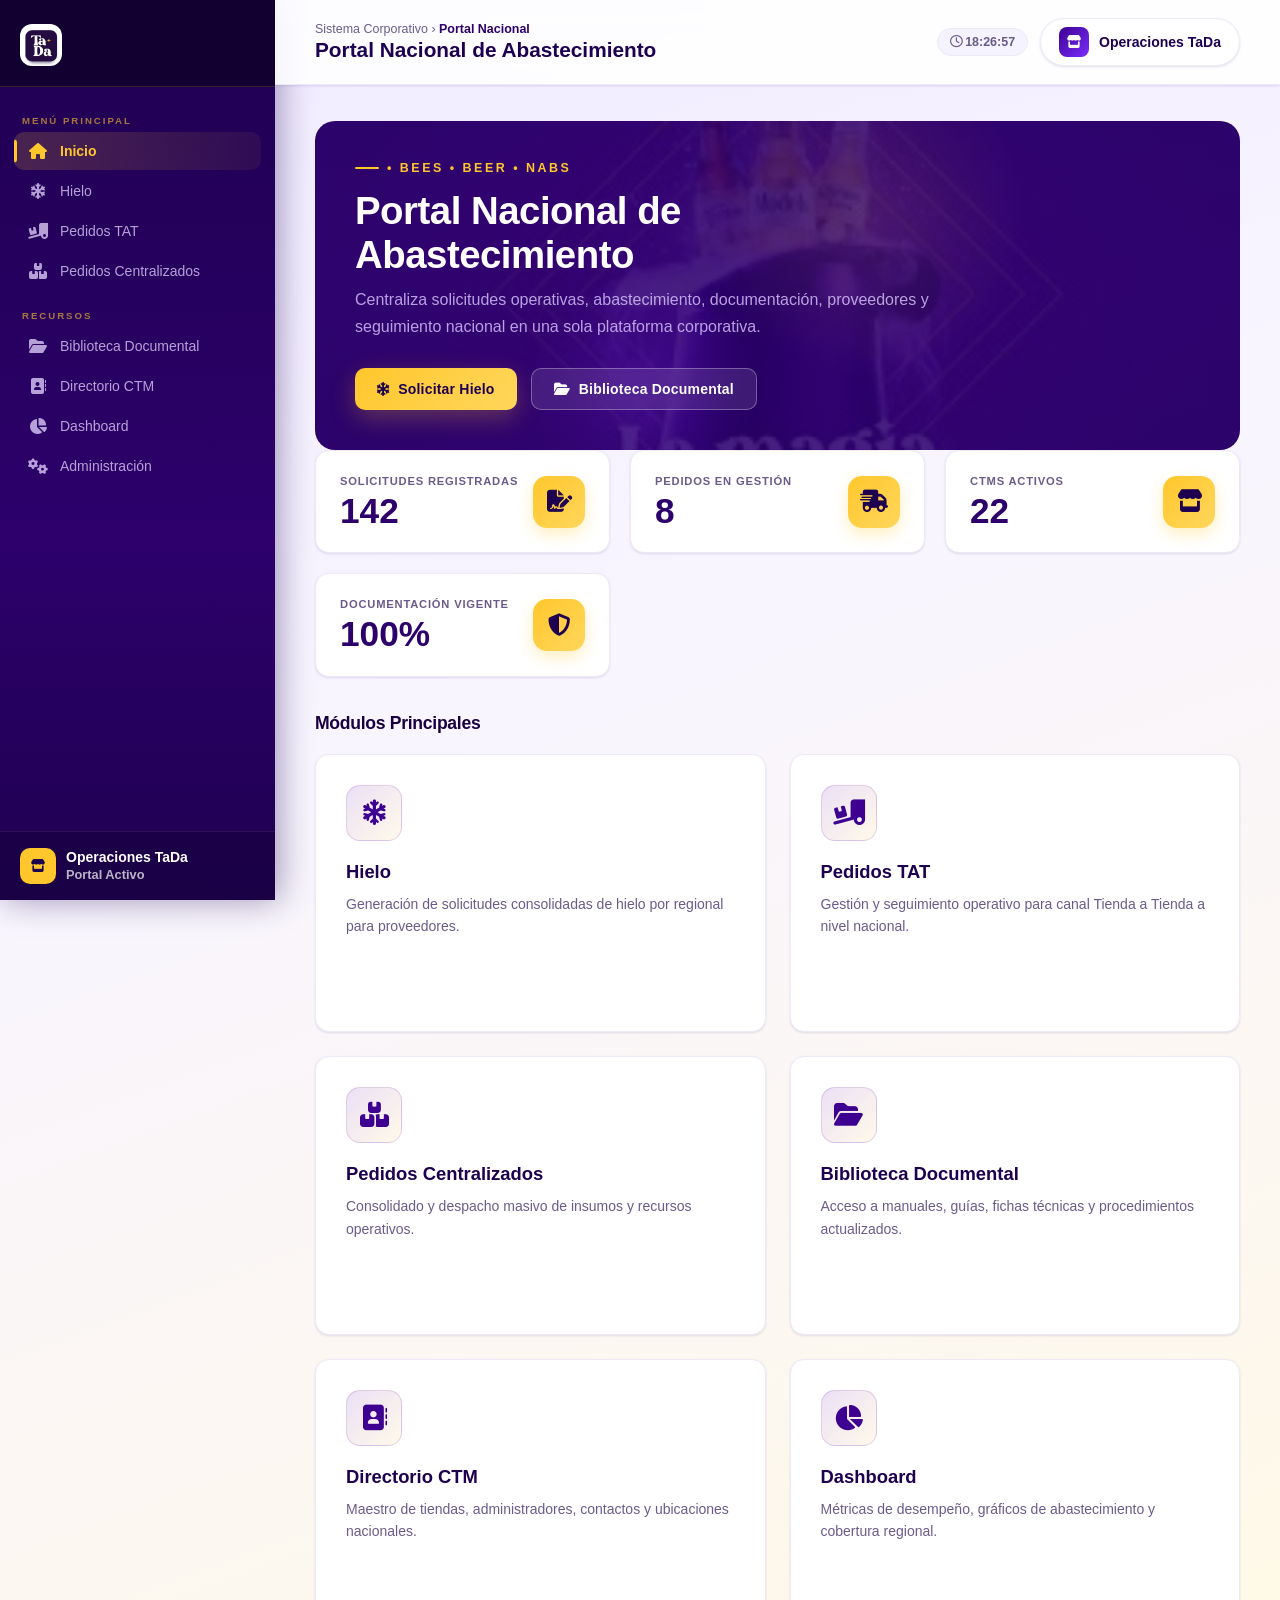
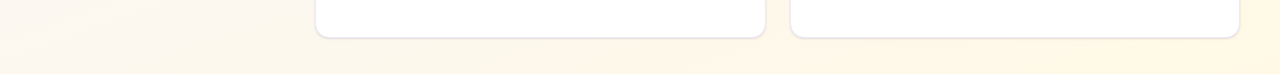
<file: tada-pedidos-bavaria/index - copia.html>
<!DOCTYPE html>
<html lang="es">
<head>
    <meta charset="UTF-8">
<meta name="viewport" content="width=device-width, initial-scale=1.0">

<title>Portal Nacional de Abastecimiento | TaDa</title>

<link rel="icon" type="image/png" href="assets/estrella-dorada.png.png">

<link href="https://fontsel="stylesheet">

<link rel="stylesheet" href="https://cdnjs.cloudflare.com/ajax/libs/font-awesome/6.4.0/css/all.min.css">

<style>

    /* ==============================================
       TaDa Portal — Official Brand: Purple + Gold
    =============================================== */
    :root {
      --purple-900: #120030;
      --purple-800: #1E0050;
      --purple-700: #2D006B;
      --purple-600: #3D0090;
      --purple-500: #5200C4;
      --purple-400: #7B2FFF;
      --purple-300: #A855F7;
      --purple-100: #F3E8FF;
      --purple-soft: rgba(90, 0, 180, 0.12);

      --gold: #FFC72C;
      --gold-dark: #E6A800;
      --gold-light: rgba(255, 199, 44, 0.15);
      --gold-glow: 0 0 20px rgba(255,199,44,0.4);

      --bg-main: #F5F3FF;
      --card-bg: #FFFFFF;
      --text-main: #1A0040;
      --text-muted: #6B5B8A;
      --border-soft: #EDE9F6;
      --border-purple: rgba(90,0,180,0.15);

      --radius-sm: 10px;
      --radius-md: 14px;
      --radius-lg: 20px;
      --radius-xl: 28px;

      --shadow-sm: 0 1px 3px rgba(45,0,107,0.08), 0 1px 2px rgba(45,0,107,0.05);
      --shadow-md: 0 6px 20px rgba(45,0,107,0.12);
      --shadow-lg: 0 16px 48px rgba(45,0,107,0.18);
      --shadow-gold: 0 8px 24px rgba(255,199,44,0.25);
    }

    * { margin: 0; padding: 0; box-sizing: border-box; font-family: 'Inter', sans-serif; }

    body {
      background: linear-gradient(160deg, #F0EAFF 0%, #F8F5FF 40%, #FFF9E6 100%);
      color: var(--text-main);
      display: flex;
      min-height: 100vh;
    }

    /* ==============================================
       SIDEBAR
    =============================================== */
    .sidebar {
      width: 275px;
      background: linear-gradient(180deg, var(--purple-800) 0%, var(--purple-700) 60%, var(--purple-800) 100%);
      color: #fff;
      padding: 0;
      display: flex;
      flex-direction: column;
      flex-shrink: 0;
      position: sticky;
      top: 0;
      height: 100vh;
      box-shadow: 4px 0 32px rgba(29,0,80,0.4);
      overflow-y: auto;
      overflow-x: hidden;
    }

    /* Sidebar top strip */
    .sidebar-top {
      background: var(--purple-900);
      padding: 24px 20px 20px;
      border-bottom: 1px solid rgba(255,199,44,0.15);
    }

    .brand {
      display: flex;
      align-items: center;
      gap: 12px;
    }
    .brand-logo {
      width: 42px;
      height: 42px;
      object-fit: contain;
      border-radius: 12px;
      flex-shrink: 0; 
}
    .brand-text h1 {
      font-size: 1.5rem;
      font-weight: 900;
      letter-spacing: -0.8px;
      color: #FFFFFF;
      line-height: 1;
    }
    .brand-text span {
      font-size: 0.65rem;
      font-weight: 700;
      letter-spacing: 2px;
      color: var(--gold);
      text-transform: uppercase;
      display: block;
      margin-top: 3px;
    }

    /* Sidebar nav area */
    .sidebar-nav {
      padding: 16px 14px;
      flex: 1;
    }

    .nav-section-label {
      font-size: 0.6rem;
      font-weight: 800;
      letter-spacing: 2px;
      color: rgba(255,199,44,0.6);
      text-transform: uppercase;
      padding: 12px 8px 6px;
      display: block;
    }

    .nav-list { list-style: none; display: flex; flex-direction: column; gap: 2px; }
    .nav-btn {
      width: 100%;
      display: flex;
      align-items: center;
      gap: 12px;
      padding: 11px 14px;
      color: rgba(230,215,255,0.75);
      border: none;
      background: transparent;
      border-radius: var(--radius-sm);
      font-size: 0.875rem;
      font-weight: 500;
      cursor: pointer;
      text-align: left;
      transition: all 0.2s cubic-bezier(0.4,0,0.2,1);
      position: relative;
      overflow: hidden;
    }
    .nav-btn::before {
      content: '';
      position: absolute;
      left: 0; top: 50%;
      transform: translateY(-50%) scaleY(0);
      width: 3px;
      height: 60%;
      background: var(--gold);
      border-radius: 0 3px 3px 0;
      transition: transform 0.2s ease;
    }
    .nav-btn:hover { background-color: rgba(255,255,255,0.07); color: #FFF; transform: translateX(3px); }
    .nav-btn:hover::before { transform: translateY(-50%) scaleY(1); }
    .nav-btn.active {
      background: linear-gradient(90deg, rgba(255,199,44,0.18), rgba(255,199,44,0.06));
      color: var(--gold);
      font-weight: 700;
    }
    .nav-btn.active::before { transform: translateY(-50%) scaleY(1); }
    .nav-btn i { font-size: 1rem; width: 20px; text-align: center; flex-shrink: 0; }

    /* Sidebar bottom */
    .sidebar-footer {
      padding: 16px 20px;
      border-top: 1px solid rgba(255,255,255,0.08);
      background: rgba(0,0,0,0.15);
      display: flex;
      align-items: center;
      gap: 10px;
    }
    .sidebar-footer .op-badge {
      width: 36px; height: 36px;
      background: var(--gold);
      border-radius: 10px;
      display: flex; align-items: center; justify-content: center;
      font-size: 0.8rem; font-weight: 800;
      color: var(--purple-800);
      flex-shrink: 0;
    }
    .sidebar-footer span { font-size: 0.8rem; font-weight: 600; color: rgba(255,255,255,0.7); }
    .sidebar-footer strong { display: block; font-size: 0.875rem; font-weight: 700; color: #FFF; }

    /* Scrollbar */
    .sidebar::-webkit-scrollbar { width: 3px; }
    .sidebar::-webkit-scrollbar-track { background: transparent; }
    .sidebar::-webkit-scrollbar-thumb { background: rgba(255,199,44,0.4); border-radius: 3px; }

    /* ==============================================
       MAIN CONTENT
    =============================================== */
    .main-content {
      flex: 1;
      padding: 0;
      overflow-y: auto;
      max-width: 1600px;
      display: flex;
      flex-direction: column;
    }

    /* Top bar */
    .top-header {
      display: flex;
      justify-content: space-between;
      align-items: center;
      padding: 18px 40px;
      background: rgba(255,255,255,0.85);
      backdrop-filter: blur(12px);
      border-bottom: 1px solid var(--border-soft);
      position: sticky;
      top: 0;
      z-index: 50;
      box-shadow: var(--shadow-sm);
    }
    .top-header .breadcrumb { font-size: 0.78rem; color: var(--text-muted); font-weight: 500; }
    .top-header .breadcrumb strong { color: var(--purple-700); }
    .top-header h2 { font-size: 1.3rem; font-weight: 800; color: var(--purple-800); margin-top: 2px; }
    .top-header .user-badge {
      display: flex;
      align-items: center;
      gap: 10px;
      background: var(--card-bg);
      padding: 8px 18px;
      border-radius: 30px;
      border: 1px solid var(--border-soft);
      box-shadow: var(--shadow-sm);
      cursor: pointer;
      transition: box-shadow 0.2s;
    }
    .top-header .user-badge:hover { box-shadow: var(--shadow-md); }
    .user-badge .op-icon {
      width: 30px; height: 30px;
      background: linear-gradient(135deg, var(--purple-600), var(--purple-400));
      border-radius: 8px;
      display: flex; align-items: center; justify-content: center;
      font-size: 0.8rem; color: #fff;
    }
    .top-header .time-chip {
      font-size: 0.78rem; font-weight: 600;
      color: var(--text-muted);
      background: var(--bg-main);
      padding: 6px 12px;
      border-radius: 20px;
      border: 1px solid var(--border-soft);
    }

    /* Page inner padding */
    .page-body { padding: 36px 40px; flex: 1; }

    .view-section { display: none; }
    .view-section.active { display: block; animation: fadeInUp 0.3s cubic-bezier(0.4,0,0.2,1); }

    @keyframes fadeInUp {
      from { opacity: 0; transform: translateY(12px); }
      to { opacity: 1; transform: translateY(0); }
    }

    /* ==============================================
       HERO BANNER
    =============================================== */
    .hero-banner {
  position: relative;
  overflow: hidden;

  background:
    linear-gradient(
      rgba(45,0,111,0.88),
      rgba(45,0,111,0.88)
    ),
    url('assets/Portada.jpg');

  background-size: cover;
  background-position: center;
  background-repeat: no-repeat;

  border-radius: var(--radius-lg);
  padding: 40px;
  color: white;

  display: flex;
  justify-content: space-between;
  align-items: center;
}
    .hero-banner::before {
      content: '';
      position: absolute;
      top: -80px; right: 200px;
      width: 350px; height: 350px;
      background: radial-gradient(circle, rgba(255,199,44,0.1) 0%, transparent 65%);
      pointer-events: none;
      animation: pulse-glow 4s ease-in-out infinite;
    }
    .hero-banner::after {
      content: '';
      position: absolute;
      bottom: -60px; left: 200px;
      width: 250px; height: 250px;
      background: radial-gradient(circle, rgba(120,40,255,0.15) 0%, transparent 65%);
      pointer-events: none;
    }
    @keyframes pulse-glow {
      0%, 100% { opacity: 0.6; transform: scale(1); }
      50% { opacity: 1; transform: scale(1.05); }
    }
    .hero-text { max-width: 580px; z-index: 2; }
    .hero-text h2 { font-size: 2.4rem; font-weight: 900; margin-bottom: 10px; line-height: 1.15; letter-spacing: -0.5px; }
    .hero-text .sub {
      font-size: 0.78rem; font-weight: 800;
      color: var(--gold);
      letter-spacing: 2.5px;
      text-transform: uppercase;
      margin-bottom: 14px;
      display: flex; align-items: center; gap: 8px;
    }
    .hero-text .sub::before {
      content: '';
      display: inline-block;
      width: 24px; height: 2px;
      background: var(--gold);
      border-radius: 2px;
    }
    .hero-text p { color: rgba(220,200,255,0.8); font-size: 1rem; line-height: 1.65; margin-bottom: 28px; }
    .hero-actions { display: flex; gap: 14px; flex-wrap: wrap; }
    .hero-img {
      width: 280px; height: 210px;
      object-fit: cover;
      border-radius: var(--radius-lg);
      z-index: 2;
      box-shadow: 0 12px 40px rgba(0,0,0,0.5);
      border: 2px solid rgba(255,199,44,0.2);
      transition: transform 0.3s ease;
    }
    .hero-img:hover { transform: scale(1.03) rotate(-1deg); }

    /* ==============================================
       BUTTONS
    =============================================== */
    .btn {
      padding: 12px 22px;
      border-radius: var(--radius-sm);
      font-weight: 700;
      font-size: 0.875rem;
      cursor: pointer;
      border: none;
      display: inline-flex;
      align-items: center;
      gap: 9px;
      transition: all 0.22s cubic-bezier(0.4,0,0.2,1);
      text-decoration: none;
      letter-spacing: 0.2px;
    }
    .btn-purple {
      background: linear-gradient(135deg, var(--purple-600), var(--purple-500));
      color: #FFF;
      box-shadow: 0 4px 12px rgba(82,0,196,0.35);
    }
    .btn-purple:hover { background: linear-gradient(135deg, var(--purple-500), var(--purple-400)); transform: translateY(-2px); box-shadow: 0 8px 20px rgba(82,0,196,0.4); }
    .btn-gold {
      background: linear-gradient(135deg, var(--gold), #FFD65C);
      color: var(--purple-800);
      font-weight: 800;
      box-shadow: var(--shadow-gold);
    }
    .btn-gold:hover { background: linear-gradient(135deg, #FFD65C, var(--gold)); transform: translateY(-2px); box-shadow: 0 10px 28px rgba(255,199,44,0.45); }
    .btn-outline {
      background: rgba(255,255,255,0.1);
      border: 1.5px solid rgba(255,255,255,0.3);
      color: #FFF;
      backdrop-filter: blur(8px);
    }
    .btn-outline:hover { background: rgba(255,255,255,0.2); border-color: var(--gold); color: var(--gold); }
    .btn-outline-dark {
      background: transparent;
      border: 1.5px solid var(--border-soft);
      color: var(--text-main);
    }
    .btn-outline-dark:hover { background: var(--purple-soft); border-color: var(--purple-400); color: var(--purple-700); }
    .btn-secondary { background: var(--purple-soft); color: var(--purple-700); font-weight: 600; }
    .btn-secondary:hover { background: rgba(90,0,180,0.18); }

    /* ==============================================
       KPI CARDS
    =============================================== */
    .kpi-grid { display: grid; grid-template-columns: repeat(auto-fit, minmax(220px, 1fr)); gap: 20px; margin-bottom: 36px; }
    .kpi-card {
      background: var(--card-bg);
      padding: 24px;
      border-radius: var(--radius-md);
      border: 1px solid var(--border-soft);
      box-shadow: var(--shadow-sm);
      display: flex;
      justify-content: space-between;
      align-items: center;
      transition: all 0.25s ease;
      cursor: default;
      position: relative;
      overflow: hidden;
    }
    .kpi-card::before {
      content: '';
      position: absolute;
      top: 0; left: 0; right: 0;
      height: 3px;
      background: linear-gradient(90deg, var(--purple-600), var(--gold));
      opacity: 0;
      transition: opacity 0.25s;
    }
    .kpi-card:hover { transform: translateY(-4px); box-shadow: var(--shadow-md); border-color: var(--border-purple); }
    .kpi-card:hover::before { opacity: 1; }
    .kpi-title { font-size: 0.7rem; font-weight: 800; color: var(--text-muted); text-transform: uppercase; letter-spacing: 0.8px; }
    .kpi-value { font-size: 2.2rem; font-weight: 900; color: var(--purple-700); margin-top: 6px; line-height: 1; }
    .kpi-icon {
      width: 52px; height: 52px;
      border-radius: var(--radius-md);
      background: linear-gradient(135deg, var(--gold), #FFD65C);
      color: var(--purple-800);
      display: flex;
      align-items: center;
      justify-content: center;
      font-size: 1.4rem;
      box-shadow: 0 6px 16px rgba(255,199,44,0.3);
      flex-shrink: 0;
    }

    /* ==============================================
       MODULE CARDS
    =============================================== */
    .modules-grid { display: grid; grid-template-columns: repeat(auto-fill, minmax(300px, 1fr)); gap: 24px; }
    .module-card {
      background: var(--card-bg);
      border-radius: var(--radius-md);
      border: 1px solid var(--border-soft);
      padding: 30px;
      box-shadow: var(--shadow-sm);
      transition: all 0.28s cubic-bezier(0.4,0,0.2,1);
      cursor: pointer;
      display: flex;
      flex-direction: column;
      justify-content: space-between;
      position: relative;
      overflow: hidden;
    }
    .module-card::after {
      content: '';
      position: absolute;
      inset: 0;
      background: linear-gradient(135deg, rgba(82,0,196,0.03), rgba(255,199,44,0.04));
      opacity: 0;
      transition: opacity 0.25s;
    }
    .module-card:hover { transform: translateY(-6px); box-shadow: var(--shadow-lg); border-color: var(--border-purple); }
    .module-card:hover::after { opacity: 1; }
    .module-icon {
      width: 56px; height: 56px;
      border-radius: var(--radius-md);
      background: linear-gradient(135deg, var(--purple-soft), rgba(255,199,44,0.1));
      color: var(--purple-600);
      border: 1px solid var(--border-purple);
      display: flex;
      align-items: center;
      justify-content: center;
      font-size: 1.6rem;
      margin-bottom: 20px;
      transition: all 0.25s ease;
    }
    .module-card:hover .module-icon {
      background: linear-gradient(135deg, var(--gold-light), rgba(255,199,44,0.2));
      color: var(--gold-dark);
      border-color: rgba(255,199,44,0.4);
    }
    .module-card h3 { font-size: 1.15rem; font-weight: 800; color: var(--purple-800); margin-bottom: 10px; }
    .module-card p { font-size: 0.875rem; color: var(--text-muted); line-height: 1.6; margin-bottom: 22px; }

    /* ==============================================
       COMPONENTS & TABLES
    =============================================== */
    .card-box {
      background: var(--card-bg);
      border-radius: var(--radius-md);
      border: 1px solid var(--border-soft);
      padding: 28px 32px;
      box-shadow: var(--shadow-sm);
      margin-bottom: 28px;
    }
    .section-header { display: flex; justify-content: space-between; align-items: center; margin-bottom: 22px; }
    .section-title {
      font-size: 1.15rem;
      font-weight: 800;
      color: var(--purple-800);
      display: flex;
      align-items: center;
      gap: 10px;
    }
    .section-title i { color: var(--gold-dark); }

    .form-group { margin-bottom: 18px; }
    .form-group label { display: block; font-size: 0.82rem; font-weight: 700; margin-bottom: 7px; color: var(--purple-800); letter-spacing: 0.2px; }
    .form-control {
      width: 100%;
      padding: 12px 16px;
      border: 1.5px solid var(--border-soft);
      border-radius: var(--radius-sm);
      font-size: 0.9rem;
      outline: none;
      transition: all 0.2s ease;
      background: #FAFAFA;
      color: var(--text-main);
    }
    .form-control:focus {
      border-color: var(--purple-500);
      background: #FFF;
      box-shadow: 0 0 0 3px rgba(82,0,196,0.1);
    }

    .table-container {
      overflow-x: auto;
      border-radius: var(--radius-sm);
      border: 1px solid var(--border-soft);
      box-shadow: var(--shadow-sm);
    }
    .custom-table { width: 100%; border-collapse: collapse; text-align: left; font-size: 0.875rem; }
    .custom-table th {
      background: linear-gradient(90deg, var(--purple-800), var(--purple-700));
      color: #FFF;
      font-weight: 700;
      padding: 14px 16px;
      text-transform: uppercase;
      font-size: 0.68rem;
      letter-spacing: 0.8px;
      white-space: nowrap;
    }
    .custom-table th:first-child { border-radius: 0; }
    .custom-table thead tr th:first-child { border-left: 3px solid var(--gold); }
    .custom-table td { padding: 13px 16px; border-bottom: 1px solid var(--border-soft); color: var(--text-main); vertical-align: middle; transition: background 0.15s; }
    .custom-table tbody tr:hover td { background-color: var(--purple-soft); }
    .custom-table input[type="number"] { width: 90px; padding: 7px 10px; border: 1.5px solid var(--border-soft); border-radius: 8px; outline: none; transition: border-color 0.2s; }
    .custom-table input[type="number"]:focus { border-color: var(--gold); }

    .badge { padding: 5px 13px; border-radius: 20px; font-weight: 700; font-size: 0.7rem; display: inline-block; letter-spacing: 0.3px; }
    .badge-purple { background: var(--purple-soft); color: var(--purple-600); border: 1px solid var(--border-purple); }
    .badge-gold { background: var(--gold-light); color: var(--gold-dark); border: 1px solid rgba(255,199,44,0.35); }
    .badge-green { background: #D1FAE5; color: #065F46; border: 1px solid #A7F3D0; }
    .badge-dark { background: var(--purple-800); color: #F3E8FF; }

    .actions-bar { display: flex; flex-wrap: wrap; gap: 10px; margin-top: 22px; }
  </style>
</head>
<body>

  <!-- SIDEBAR LATERAL -->
  <aside class="sidebar">
    <div class="sidebar-top"> 	
   <div class="brand">

    <img src="assets/logo-tada.png.jpg"
         alt="TaDa"
         class="brand-logo">

</div>

</div>

    <div class="sidebar-nav">
      <span class="nav-section-label">Menú Principal</span>
      <ul class="nav-list">
        <li><button class="nav-btn active" onclick="switchTab('inicio', this)"><i class="fa-solid fa-house"></i> Inicio</button></li>
        <li><button class="nav-btn" onclick="switchTab('hielo', this)"><i class="fa-solid fa-snowflake"></i> Hielo</button></li>
        <li><button class="nav-btn" onclick="switchTab('tat', this)"><i class="fa-solid fa-truck-ramp-box"></i> Pedidos TAT</button></li>
        <li><button class="nav-btn" onclick="switchTab('central', this)"><i class="fa-solid fa-boxes-stacked"></i> Pedidos Centralizados</button></li>
      </ul>
      <span class="nav-section-label" style="margin-top:8px;">Recursos</span>
      <ul class="nav-list">
        <li><button class="nav-btn" onclick="switchTab('documental', this)"><i class="fa-solid fa-folder-open"></i> Biblioteca Documental</button></li>
        <li><button class="nav-btn" onclick="switchTab('directorio', this)"><i class="fa-solid fa-address-book"></i> Directorio CTM</button></li>
        <li><button class="nav-btn" onclick="switchTab('dashboard-view', this)"><i class="fa-solid fa-chart-pie"></i> Dashboard</button></li>
        <li><button class="nav-btn" onclick="switchTab('admin', this)"><i class="fa-solid fa-gears"></i> Administración</button></li>
      </ul>
    </div>

    <div class="sidebar-footer">
      <div class="op-badge"><i class="fa-solid fa-store"></i></div>
      <div>
        <strong>Operaciones TaDa</strong>
        <span>Portal Activo</span>
      </div>
    </div>
  </aside>

  <!-- ÁREA CENTRAL DE TRABAJO -->
  <main class="main-content">

    <!-- TOP HEADER -->
    <div class="top-header">
      <div>
        <div class="breadcrumb">Sistema Corporativo &rsaquo; <strong>Portal Nacional</strong></div>
        <h2>Portal Nacional de Abastecimiento</h2>
      </div>
      <div style="display:flex;align-items:center;gap:12px;">
        <span class="time-chip" id="reloj-header"><i class="fa-regular fa-clock"></i> --:--</span>
        <div class="user-badge">
          <div class="op-icon"><i class="fa-solid fa-store"></i></div>
          <span style="font-size:0.875rem; font-weight:700; color:var(--purple-800);">Operaciones TaDa</span>
        </div>
      </div>
    </div>

    <div class="page-body">

    <!-- MÓDULO: INICIO / HOME -->
    <section id="inicio" class="view-section active">
      <div class="hero-banner">
        <div class="hero-text">
          <div class="sub">• BEES • BEER • NABS</div>
          <h2>Portal Nacional de Abastecimiento</h2>
          <p>Centraliza solicitudes operativas, abastecimiento, documentación, proveedores y seguimiento nacional en una sola plataforma corporativa.</p>
          <div class="hero-actions">
            <button class="btn btn-gold" onclick="switchTab('hielo', document.querySelectorAll('.nav-btn')[1])"><i class="fa-solid fa-snowflake"></i> Solicitar Hielo</button>
            <button class="btn btn-outline" onclick="switchTab('documental', document.querySelectorAll('.nav-btn')[4])"><i class="fa-solid fa-folder-open"></i> Biblioteca Documental</button>
          </div>
        </div>
        
      </div>

      <!-- KPIs INICIALES -->
      <div class="kpi-grid">
        <div class="kpi-card">
          <div>
            <div class="kpi-title">Solicitudes Registradas</div>
            <div class="kpi-value" id="kpi-registradas">142</div>
          </div>
          <div class="kpi-icon"><i class="fa-solid fa-file-signature"></i></div>
        </div>
        <div class="kpi-card">
          <div>
            <div class="kpi-title">Pedidos en Gestión</div>
            <div class="kpi-value" id="kpi-gestion">8</div>
          </div>
          <div class="kpi-icon"><i class="fa-solid fa-truck-fast"></i></div>
        </div>
        <div class="kpi-card">
          <div>
            <div class="kpi-title">CTMs Activos</div>
            <div class="kpi-value">22</div>
          </div>
          <div class="kpi-icon"><i class="fa-solid fa-store"></i></div>
        </div>
        <div class="kpi-card">
          <div>
            <div class="kpi-title">Documentación Vigente</div>
            <div class="kpi-value">100%</div>
          </div>
          <div class="kpi-icon"><i class="fa-solid fa-shield-halved"></i></div>
        </div>
      </div>

      <!-- TARJETAS GRANDES DE MÓDULOS -->
      <h3 style="font-size:1.1rem; font-weight:700; margin-bottom:20px; color:var(--dark-800); letter-spacing:-0.3px;">Módulos Principales</h3>
      <div class="modules-grid">
        <div class="module-card" onclick="switchTab('hielo', document.querySelectorAll('.nav-btn')[1])">
          <div>
            <div class="module-icon"><i class="fa-solid fa-snowflake"></i></div>
            <h3>Hielo</h3>
            <p>Generación de solicitudes consolidadas de hielo por regional para proveedores.</p>
          </div>
          <span class="btn btn-outline"><i class="fa-solid fa-arrow-right"></i> Acceder</span>
        </div>

        <div class="module-card" onclick="switchTab('tat', document.querySelectorAll('.nav-btn')[2])">
          <div>
            <div class="module-icon"><i class="fa-solid fa-truck-ramp-box"></i></div>
            <h3>Pedidos TAT</h3>
            <p>Gestión y seguimiento operativo para canal Tienda a Tienda a nivel nacional.</p>
          </div>
          <span class="btn btn-outline"><i class="fa-solid fa-arrow-right"></i> Acceder</span>
        </div>

        <div class="module-card" onclick="switchTab('central', document.querySelectorAll('.nav-btn')[3])">
          <div>
            <div class="module-icon"><i class="fa-solid fa-boxes-stacked"></i></div>
            <h3>Pedidos Centralizados</h3>
            <p>Consolidado y despacho masivo de insumos y recursos operativos.</p>
          </div>
          <span class="btn btn-outline"><i class="fa-solid fa-arrow-right"></i> Acceder</span>
        </div>

        <div class="module-card" onclick="switchTab('documental', document.querySelectorAll('.nav-btn')[4])">
          <div>
            <div class="module-icon"><i class="fa-solid fa-folder-open"></i></div>
            <h3>Biblioteca Documental</h3>
            <p>Acceso a manuales, guías, fichas técnicas y procedimientos actualizados.</p>
          </div>
          <span class="btn btn-outline"><i class="fa-solid fa-arrow-right"></i> Acceder</span>
        </div>

        <div class="module-card" onclick="switchTab('directorio', document.querySelectorAll('.nav-btn')[5])">
          <div>
            <div class="module-icon"><i class="fa-solid fa-address-book"></i></div>
            <h3>Directorio CTM</h3>
            <p>Maestro de tiendas, administradores, contactos y ubicaciones nacionales.</p>
          </div>
          <span class="btn btn-outline"><i class="fa-solid fa-arrow-right"></i> Acceder</span>
        </div>

        <div class="module-card" onclick="switchTab('dashboard-view', document.querySelectorAll('.nav-btn')[6])">
          <div>
            <div class="module-icon"><i class="fa-solid fa-chart-pie"></i></div>
            <h3>Dashboard</h3>
            <p>Métricas de desempeño, gráficos de abastecimiento y cobertura regional.</p>
          </div>
          <span class="btn btn-outline"><i class="fa-solid fa-arrow-right"></i> Acceder</span>
        </div>
      </div>
    </section>

    <!-- MÓDULO PRINCIPAL: HIELO -->
    <section id="hielo" class="view-section">
      <div class="card-box">
        <div class="section-header">
          <div class="section-title"><i class="fa-solid fa-snowflake" style="color:var(--gold)"></i> Solicitud Consolidada de Hielo</div>
        </div>

        <!-- SELECCIÓN DE REGIONAL -->
        <div class="form-group" style="max-width: 400px;">
          <label><i class="fa-solid fa-map-location-dot"></i> Seleccione la Regional:</label>
          <select id="select-regional" class="form-control" onchange="cargarTiendasPorRegional()">
            <option value="">-- Seleccionar Regional --</option>
            <option value="Regional Centro">Regional Centro (Bogotá, Soacha)</option>
            <option value="Regional Sur">Regional Sur (Cali)</option>
            <option value="Regional Andes">Regional Andes (Medellín, Itagüí, Envigado, Sabaneta, Bello)</option>
            <option value="Regional Costa">Regional Costa (Barranquilla, Soledad, Malambo, Cartagena, Santa Marta, Valledupar, Puerto Colombia)</option>
            <option value="Regional Oriente">Regional Oriente (Bucaramanga, Floridablanca, Piedecuesta, Cúcuta, Pamplonita)</option>
          </select>
        </div>

        <!-- BOTONES DE SELECCIÓN -->
<div class="card-box" style="margin-bottom:20px;">
  <h3 style="margin-bottom:10px;">Resumen de Solicitud</h3>

  <p><strong>Regional:</strong> <span id="resumen-regional">No seleccionada</span></p>

  <p><strong>Tiendas seleccionadas:</strong> <span id="resumen-tiendas">0</span></p>

  <p><strong>Total bolsas:</strong> <span id="resumen-bolsas">0</span></p>

  <p><strong>Estado:</strong> <span id="resumen-estado">Pendiente</span></p>
</div>
        <div style="margin-bottom: 16px; display:flex; gap:10px;">
          <button class="btn btn-secondary" onclick="marcarTodas(true)"><i class="fa-solid fa-check-double"></i> Marcar todas</button>
          <button class="btn btn-secondary" onclick="marcarTodas(false)"><i class="fa-solid fa-square"></i> Limpiar selección</button>
        </div>

        <!-- TABLA MAESTRA DE TIENDAS -->
        <div class="table-container">
          <table class="custom-table">
            <thead>
              <tr>
                <th style="width:40px;"><input type="checkbox" id="check-all" onchange="marcarTodas(this.checked)"></th>
                <th>CO</th>
                <th>Nombre Punto de Venta</th>
                <th>Ciudad</th>
                <th>Dirección</th>
                <th>Barrio</th>
                <th>Administrador</th>
                <th>Teléfono PDV</th>
                <th>Cantidad Solicitada</th>
              </tr>
            </thead>
            <tbody id="tbody-tiendas-hielo">
              <tr>
                <td colspan="9" style="text-align:center; color:var(--text-muted); padding:30px;">Seleccione una regional arriba para cargar el maestro de tiendas.</td>
              </tr>
            </tbody>
          </table>
        </div>

        <!-- OBSERVACIONES GENERALES -->
        <div class="form-group" style="margin-top:20px;">
          <label>Observaciones Generales del Pedido:</label>
          <textarea id="obs-hielo" class="form-control" rows="2" placeholder="Ej: Entregar antes de las 10:00 AM. Vehículo con refrigeración requerida."></textarea>
        </div>

        <!-- BOTONES DE ACCIÓN PRINCIPALES -->
        <div class="actions-bar">
          <button class="btn btn-purple" onclick="generarSolicitudProveedor()"><i class="fa-solid fa-gears"></i> Generar solicitud proveedor</button>
          <!-- btn-purple now uses dark charcoal per new theme -->
          <button class="btn btn-gold" onclick="copiarPedidoProveedor()"><i class="fa-solid fa-copy"></i> Copiar pedido proveedor</button>
          <button class="btn btn-outline" onclick="exportarCSVProveedor()"><i class="fa-solid fa-file-csv"></i> Exportar CSV proveedor</button>
          <button class="btn btn-outline" onclick="abrirOutlookHielo()"><i class="fa-solid fa-envelope"></i> Abrir Outlook con correo preparado</button>
        </div>
      </div>

      <!-- VISTA PREVIA: FORMATO PROVEEDOR -->
      <div class="card-box" id="box-formato-proveedor" style="display:none;">
        <div class="section-header">
          <div class="section-title"><i class="fa-solid fa-file-invoice" style="color:var(--gold)"></i> Formato proveedor (Consolidado)</div>
          <span class="badge badge-purple" id="badge-regional-resumen"></span>
        </div>

        <div class="table-container">
          <table class="custom-table" id="tabla-formato-proveedor">
            <thead>
              <tr>
                <th>Co</th>
                <th>Nombre Punto de Venta</th>
                <th>Cantidade</th>
                <th>Ciudad</th>
                <th>Dirección</th>
                <th>Barrio</th>
                <th>Administrador</th>
                <th>Telefono PDV</th>
              </tr>
            </thead>
            <tbody id="tbody-proveedor"></tbody>
          </table>
        </div>
      </div>
    </section>

    <!-- MÓDULO: PEDIDOS TAT -->
    <section id="tat" class="view-section">
      <div class="card-box">
        <div class="section-title" style="margin-bottom:16px;"><i class="fa-solid fa-truck-ramp-box" style="color:var(--gold)"></i> Pedidos TAT (Tienda a Tienda)</div>
        <p style="color:var(--text-muted);">Módulo de seguimiento y gestión operativa para pedidos TAT a nivel nacional.</p>
      </div>
    </section>

    <!-- MÓDULO: PEDIDOS CENTRALIZADOS -->
    <section id="central" class="view-section">
      <div class="card-box">
        <div class="section-title" style="margin-bottom:16px;"><i class="fa-solid fa-boxes-stacked" style="color:var(--gold)"></i> Pedidos Centralizados</div>
        <p style="color:var(--text-muted);">Consolidado de despachos e insumos centralizados para operación nacional.</p>
      </div>
    </section>

    <!-- MÓDULO: BIBLIOTECA DOCUMENTAL -->
    <section id="documental" class="view-section">
      <div class="card-box">
        <div class="section-title" style="margin-bottom:20px;"><i class="fa-solid fa-folder-open" style="color:var(--gold)"></i> Biblioteca Documental de Abastecimiento</div>
        
        <div class="modules-grid">
          <div class="module-card">
            <div>
              <span class="badge badge-purple" style="margin-bottom:12px;">PDF • Manual</span>
              <h3>Manual de Procedimientos Hielo</h3>
              <p>Fecha: 15/01/2026 | Guía estándar de recepción y almacenamiento.</p>
            </div>
            <div style="display:flex; gap:8px; margin-top:10px;">
              <button class="btn btn-outline" style="padding:8px 12px;" onclick="alert('Abriendo vista previa...')"><i class="fa-solid fa-file-pdf"></i> Ver PDF</button>
              <button class="btn btn-secondary" style="padding:8px 12px;" onclick="alert('Redirigiendo a SharePoint...')"><i class="fa-solid fa-share-from-square"></i> SharePoint</button>
            </div>
          </div>

          <div class="module-card">
            <div>
              <span class="badge badge-purple" style="margin-bottom:12px;">PDF • Directiva</span>
              <h3>Política de Abastecimiento TaDa</h3>
              <p>Fecha: 01/02/2026 | Directrices oficiales para proveedores y CTMs.</p>
            </div>
            <div style="display:flex; gap:8px; margin-top:10px;">
              <button class="btn btn-outline" style="padding:8px 12px;" onclick="alert('Abriendo vista previa...')"><i class="fa-solid fa-file-pdf"></i> Ver PDF</button>
              <button class="btn btn-secondary" style="padding:8px 12px;" onclick="alert('Redirigiendo a SharePoint...')"><i class="fa-solid fa-share-from-square"></i> SharePoint</button>
            </div>
          </div>
        </div>
      </div>
    </section>

    <!-- MÓDULO: DIRECTORIO CTM -->
    <section id="directorio" class="view-section">
      <div class="card-box">
        <div class="section-title" style="margin-bottom:20px;"><i class="fa-solid fa-address-book" style="color:var(--gold)"></i> Directorio CTM Nacional</div>
        
        <div style="display:grid; grid-template-columns: repeat(auto-fit, minmax(200px, 1fr)); gap:16px; margin-bottom:20px;">
          <input type="text" id="busqueda-directorio" class="form-control" placeholder="Buscar por Nombre o CO..." onkeyup="filtrarDirectorio()">
          <select id="filtro-regional-directorio" class="form-control" onchange="filtrarDirectorio()">
            <option value="">Todas las Regionales</option>
            <option value="Regional Centro">Regional Centro</option>
            <option value="Regional Sur">Regional Sur</option>
            <option value="Regional Andes">Regional Andes</option>
            <option value="Regional Costa">Regional Costa</option>
            <option value="Regional Oriente">Regional Oriente</option>
          </select>
        </div>

        <div class="table-container">
          <table class="custom-table">
            <thead>
              <tr>
                <th>CO</th>
                <th>Nombre Punto de Venta</th>
                <th>Regional</th>
                <th>Ciudad</th>
                <th>Dirección</th>
                <th>Barrio</th>
                <th>Administrador</th>
                <th>Teléfono</th>
              </tr>
            </thead>
            <tbody id="tbody-directorio"></tbody>
          </table>
        </div>
      </div>
    </section>

    <!-- MÓDULO: DASHBOARD -->
    <section id="dashboard-view" class="view-section">
      <div class="card-box">
        <div class="section-title" style="margin-bottom:16px;"><i class="fa-solid fa-chart-pie" style="color:var(--gold)"></i> Dashboard de Operaciones</div>
        <p style="color:var(--text-muted);">Métricas consolidadas de abastecimiento nacional e indicadores de nivel de servicio.</p>
      </div>
    </section>

    <!-- MÓDULO: ADMINISTRACIÓN -->
    <section id="admin" class="view-section">
      <div class="card-box">
        <div class="section-title" style="margin-bottom:20px;"><i class="fa-solid fa-gears" style="color:var(--gold)"></i> Estado de Servicios e Integraciones</div>
        
        <div class="table-container">
          <table class="custom-table">
            <thead>
              <tr>
                <th>Servicio / Integración</th>
                <th>Tipo</th>
                <th>Estado</th>
                <th>Detalles</th>
              </tr>
            </thead>
            <tbody>
              <tr>
                <td><strong>SharePoint Online</strong></td>
                <td>Conector de Datos</td>
                <td><span class="badge badge-purple">Pendiente</span></td>
                <td>Esperando autenticación directa del portal web.</td>
              </tr>
              <tr>
                <td><strong>Power Automate</strong></td>
                <td>Flujos HTTP</td>
                <td><span class="badge badge-purple">Pendiente</span></td>
                <td>Integración lista para recibir webhooks.</td>
              </tr>
              <tr>
                <td><strong>Microsoft Outlook</strong></td>
                <td>Protocolo Mailto</td>
                <td><span class="badge badge-green">Disponible</span></td>
                <td>Generación asistida de correo cliente.</td>
              </tr>
              <tr>
                <td><strong>Exportador Excel/CSV</strong></td>
                <td>Cliente JS</td>
                <td><span class="badge badge-green">Disponible</span></td>
                <td>Exportación UTF-8 BOM habilitada.</td>
              </tr>
            </tbody>
          </table>
        </div>
      </div>
    </section>

  </main>

  <script>
    // ==========================================
    // MAESTRO DE TIENDAS
    // ==========================================
    const MAESTRO_TIENDAS = [
  
{
  co: "191",
  nombre: "AB INBEV I LOVE BEER",
  regional: "Regional Centro",
  ciudad: "BOGOTÁ",
  direccion: "CR 53A 127 35 P 7",
  barrio: "NIZA",
  admin: "DIEGO ARDILA",
  telefono: "3228036570"
},

{
  co: "223",
  nombre: "TIENDAS TADA RESTREPO",
  regional: "Regional Centro",
  ciudad: "BOGOTÁ",
  direccion: "CR 24 15 30 SUR",
  barrio: "ANTONIO NARIÑO-RESTREPO",
  admin: "JULIAN LOPEZ",
  telefono: "3053966429"
},

{
  co: "273",
  nombre: "TIENDAS TADA CEDRITOS",
  regional: "Regional Centro",
  ciudad: "BOGOTÁ",
  direccion: "AV CR 19 150 36",
  barrio: "CEDRITOS",
  admin: "JHONATAN LAGO",
  telefono: "3157927874"
},

{
  co: "346",
  nombre: "TIENDAS TADA SOACHA",
  regional: "Regional Centro",
  ciudad: "SOACHA",
  direccion: "CR 8 13 38",
  barrio: "SOACHA-BOCHICA",
  admin: "DIEGO ARDILA",
  telefono: "3228036570"
},
{
  co: "262",
  nombre: "TIENDAS TADA CALLE 75",
  regional: "Regional Centro",
  ciudad: "BOGOTÁ",
  direccion: "CRA 20 B 75 12 LOCAL 105",
  barrio: "SAN FELIPE",
  admin: "DIEGO ARDILA",
  telefono: "3228036570"
},
{
  co: "268",
  nombre: "TIENDAS TADA TABORA",
  regional: "Regional Centro",
  ciudad: "BOGOTÁ",
  direccion: "CR 80 73 23",
  barrio: "ENGATIVA-TABORA",
  admin: "JHONATAN LAGO",
  telefono: "3157927874"
},
{
  co: "269",
  nombre: "TIENDAS TADA LA ESPAÑOLA",
  regional: "Regional Centro",
  ciudad: "BOGOTÁ",
  direccion: "CL 80 83 62",
  barrio: "ENGATIVA-ANDALUCIA",
  admin: "JHONATAN LAGO",
  telefono: "3157927874"
},
{
  co: "272",
  nombre: "TIENDAS TADA CASTILLA",
  regional: "Regional Centro",
  ciudad: "BOGOTÁ",
  direccion: "CR 78 08A 15",
  barrio: "KENNEDY-CASTILLA",
  admin: "DIEGO ARDILA",
  telefono: "3228036570"
},
{
  co: "297",
  nombre: "TIENDAS EXPRESS",
  regional: "Regional Centro",
  ciudad: "BOGOTÁ",
  direccion: "Zona Logistik Montevideo Cll 18 69F 25",
  barrio: "MONTEVIDEO",
  admin: "XIMENA ACOSTA",
  telefono: "3005172222"
},
{
  co: "320",
  nombre: "TIENDAS TADA LAS FLORES",
  regional: "Regional Centro",
  ciudad: "BOGOTÁ",
  direccion: "CR 104 139 30 LC 01",
  barrio: "LAS FLORES",
  admin: "JHONATAN LAGO",
  telefono: "3157927874"
},
{
  co: "321",
  nombre: "TIENDAS TADA CRA 91",
  regional: "Regional Centro",
  ciudad: "BOGOTÁ",
  direccion: "CR 91 90 75",
  barrio: "ENGATIVA-QUIRIGUA",
  admin: "JHONATAN LAGO",
  telefono: "3157927874"
},
{
  co: "322",
  nombre: "TIENDAS TADA NORMANDIA",
  regional: "Regional Centro",
  ciudad: "BOGOTÁ",
  direccion: "CALLE 53 70 74",
  barrio: "ENGATIVA-NORMANDIA",
  admin: "DIEGO ARDILA",
  telefono: "3228036570"
},
{
  co: "324",
  nombre: "TIENDAS TADA ALQUERIA",
  regional: "Regional Centro",
  ciudad: "BOGOTÁ",
  direccion: "CL 41 SUR 52 50",
  barrio: "PUENTE ARANDA-ALQUERIA",
  admin: "JULIAN LOPEZ",
  telefono: "3053966429"
},
{
  co: "325",
  nombre: "TIENDAS TADA CLARET",
  regional: "Regional Centro",
  ciudad: "BOGOTÁ",
  direccion: "CARRERA 27 42 47",
  barrio: "TUNJUELITO-CLARET",
  admin: "JULIAN LOPEZ",
  telefono: "3053966429"
},
{
  co: "326",
  nombre: "TIENDAS TADA SAN BERNARDINO",
  regional: "Regional Centro",
  ciudad: "BOGOTÁ",
  direccion: "CR 87C 71B SUR 06",
  barrio: "BOSA-SANBERNARDINO",
  admin: "JULIAN LOPEZ",
  telefono: "3053966429"
},
{
  co: "327",
  nombre: "TIENDAS TADA TORREMOLINOS",
  regional: "Regional Centro",
  ciudad: "BOGOTÁ",
  direccion: "AV CL 26 SUR 70B 54",
  barrio: "KENNEDY-TORREMOLINOS",
  admin: "JULIAN LOPEZ",
  telefono: "3053966429"
},
{
  co: "329",
  nombre: "TIENDAS TADA SAN CRISTOBAL",
  regional: "Regional Centro",
  ciudad: "BOGOTÁ",
  direccion: "CL 163A 08H 54",
  barrio: "SAN CRISTOBAL NORTE",
  admin: "JHONATAN LAGO",
  telefono: "3157927874"
},
{
  co: "330",
  nombre: "TIENDAS TADA ROMA",
  regional: "Regional Centro",
  ciudad: "BOGOTÁ",
  direccion: "CL 57A SUR 80B 31",
  barrio: "KENNEDY-ROMA",
  admin: "JULIAN LOPEZ",
  telefono: "3053966429"
},
{
  co: "331",
  nombre: "TIENDAS TADA LA VICTORIA",
  regional: "Regional Centro",
  ciudad: "BOGOTÁ",
  direccion: "CL 37C SUR 03B 98",
  barrio: "SAN CRISTOBAL-LA VICTORIA",
  admin: "JULIAN LOPEZ",
  telefono: "3053966429"
},
{
  co: "332",
  nombre: "TIENDAS TADA BELLAVISTA",
  regional: "Regional Centro",
  ciudad: "BOGOTÁ",
  direccion: "AV CR 70 68A 04",
  barrio: "ENGATIVA-BELLAVISTA OCCIDENTAL",
  admin: "JHONATAN LAGO",
  telefono: "3157927874"
},
{
  co: "333",
  nombre: "TIENDAS TADA SAN FERNANDO",
  regional: "Regional Centro",
  ciudad: "BOGOTÁ",
  direccion: "AV CL 68 55 30",
  barrio: "BARRIOS UNIDOS-SAN FERNANDO",
  admin: "DIEGO ARDILA",
  telefono: "3228036570"
},
{
  co: "334",
  nombre: "TIENDAS TADA QUINTA PAREDES",
  regional: "Regional Centro",
  ciudad: "BOGOTÁ",
  direccion: "AV CL 24 40 88 LC 1",
  barrio: "TEUSAQUILLO-QUINTA PARDES",
  admin: "DIEGO ARDILA",
  telefono: "3228036570"
},
{
  co: "335",
  nombre: "TIENDAS TADA SANTA BARBARA",
  regional: "Regional Centro",
  ciudad: "BOGOTÁ",
  direccion: "AV CL 116 16 24",
  barrio: "SANTA BARBARA",
  admin: "JHONATAN LAGO",
  telefono: "3157927874"
},
{
  co: "336",
  nombre: "TIENDAS TADA MODELIA",
  regional: "Regional Centro",
  ciudad: "BOGOTÁ",
  direccion: "AV ESPERANZA 74A 26",
  barrio: "FONTIBON-MODELIA",
  admin: "DIEGO ARDILA",
  telefono: "3228036570"
},
{
  co: "337",
  nombre: "TIENDAS TADA MARTIRES",
  regional: "Regional Centro",
  ciudad: "BOGOTÁ",
  direccion: "CL 9 26 56",
  barrio: "MARTIRES-RICAURTE",
  admin: "JULIAN LOPEZ",
  telefono: "3053966429"
},
{
  co: "338",
  nombre: "TIENDAS TADA PONTEVEDRA",
  regional: "Regional Centro",
  ciudad: "BOGOTÁ",
  direccion: "CL 116 71C 12",
  barrio: "SUBA-PONTEVEDRA",
  admin: "JHONATAN LAGO",
  telefono: "3157927874"
},
{
  co: "339",
  nombre: "TIENDAS TADA PRADERA",
  regional: "Regional Centro",
  ciudad: "BOGOTÁ",
  direccion: "AV DE LAS AMERICAS 64A 39",
  barrio: "PUENTE ARANDA-LA PRADERA",
  admin: "DIEGO ARDILA",
  telefono: "3228036570"
},
{
  co: "341",
  nombre: "TIENDAS TADA PRADO",
  regional: "Regional Centro",
  ciudad: "BOGOTÁ",
  direccion: "CL 129 54 32",
  barrio: "PRADO",
  admin: "JHONATAN LAGO",
  telefono: "3157927874"
},
{
  co: "342",
  nombre: "TIENDAS TADA GALERIAS",
  regional: "Regional Centro",
  ciudad: "BOGOTÁ",
  direccion: "CR 21 52A 28",
  barrio: "GALERIAS",
  admin: "DIEGO ARDILA",
  telefono: "3228036570"
},
{
  co: "343",
  nombre: "TIENDAS TADA LA LAGUNA",
  regional: "Regional Centro",
  ciudad: "BOGOTÁ",
  direccion: "CL 16F 103B 09",
  barrio: "FONTIBON-EL CARMEN",
  admin: "DIEGO ARDILA",
  telefono: "3228036570"
},
{
  co: "344",
  nombre: "TIENDAS TADA PERDOMO",
  regional: "Regional Centro",
  ciudad: "BOGOTÁ",
  direccion: "CR 72 65 SUR 35",
  barrio: "CIUDAD BOLIVAR-PERDOMO",
  admin: "JULIAN LOPEZ",
  telefono: "3053966429"
},

{
  co: "351",
  nombre: "TIENDAS TADA ITAGUI CENTRO",
  regional: "Regional Andes",
  ciudad: "ITAGUI",
  direccion: "CR 49 47 26",
  barrio: "ITAGUI CENTRO",
  admin: "ERIKA RICO",
  telefono: "3202103911"
},
{
  co: "352",
  nombre: "TIENDAS TADA SANTA MARIA - ITAGUI",
  regional: "Regional Andes",
  ciudad: "ITAGUI",
  direccion: "CR 52D 70 12",
  barrio: "SANTA MARIA",
  admin: "ERIKA RICO",
  telefono: "3202103911"
},
{
  co: "353",
  nombre: "TIENDAS TADA ENVIGADO",
  regional: "Regional Andes",
  ciudad: "ENVIGADO",
  direccion: "CL 37 SUR 41 17",
  barrio: "CENTRO",
  admin: "ERIKA RICO",
  telefono: "3202103911"
},
{
  co: "354",
  nombre: "TIENDAS TADA SABANETA",
  regional: "Regional Andes",
  ciudad: "SABANETA",
  direccion: "CL 68 SUR 46 65",
  barrio: "SABANETA",
  admin: "ERIKA RICO",
  telefono: "3202103911"
},
{
  co: "355",
  nombre: "TIENDAS TADA BELEN-MEDELLIN",
  regional: "Regional Andes",
  ciudad: "MEDELLIN",
  direccion: "CL 30A 69 108",
  barrio: "BELEN",
  admin: "ERIKA RICO",
  telefono: "3202103911"
},
{
  co: "356",
  nombre: "TIENDAS TADA FLORESTA – MEDELLIN",
  regional: "Regional Andes",
  ciudad: "MEDELLIN",
  direccion: "CL 48 79 46",
  barrio: "FLORESTA",
  admin: "ERIKA RICO",
  telefono: "3202103911"
},
{
  co: "357",
  nombre: "TIENDAS TADA GUAYABAL - MEDELLIN",
  regional: "Regional Andes",
  ciudad: "MEDELLIN",
  direccion: "CR 52 8 SUR 61",
  barrio: "LA COLINA",
  admin: "ERIKA RICO",
  telefono: "3202103911"
},
{
  co: "358",
  nombre: "TIENDAS TADA POBLADO-MEDELLIN",
  regional: "Regional Andes",
  ciudad: "MEDELLIN",
  direccion: "CR 41 9 64",
  barrio: "POBLADO",
  admin: "ERIKA RICO",
  telefono: "3202103911"
},
{
  co: "360",
  nombre: "TIENDAS TADA NIQUIA – BELLO",
  regional: "Regional Andes",
  ciudad: "BELLO",
  direccion: "AV 42B 51 47",
  barrio: "NIQUIA",
  admin: "ERIKA RICO",
  telefono: "3202103911"
},
{
  co: "361",
  nombre: "TIENDAS TADA BELLO 2",
  regional: "Regional Andes",
  ciudad: "BELLO",
  direccion: "CR 52 51 27",
  barrio: "BELLO",
  admin: "ERIKA RICO",
  telefono: "3202103911"
},
{
  co: "362",
  nombre: "TIENDAS TADA BUENOS AIRES - MEDELLIN",
  regional: "Regional Andes",
  ciudad: "MEDELLIN",
  direccion: "CL 49 36 20",
  barrio: "BUENOS AIRES",
  admin: "ERIKA RICO",
  telefono: "3202103911"
},
{
  co: "478",
  nombre: "LOGISTICA NO BEER MEDELLIN",
  regional: "Regional Andes",
  ciudad: "MEDELLIN",
  direccion: "Cra. 41 #32-30 a, Itagui, Antioquia",
  barrio: "ITAGUI ZONA INDUSTRIAL 2",
  admin: "XIMENA ACOSTA",
  telefono: "3005172222"
},
{
  co: "365",
  nombre: "TIENDAS TADA CALLE 96 - B/QUILLA",
  regional: "Regional Costa",
  ciudad: "BARRANQUILLA",
  direccion: "CL 96 46 73",
  barrio: "EL POBLADO",
  admin: "DESHIRET CHUSCANO",
  telefono: "3176574763"
},
{
  co: "367",
  nombre: "TIENDAS TADA MALAMBO",
  regional: "Regional Costa",
  ciudad: "MALAMBO",
  direccion: "CL 10 8 35",
  barrio: "MALAMBO",
  admin: "YESSENIA MESA-LUIS PRETELT",
  telefono: "3160253229"
},
{
  co: "369",
  nombre: "TIENDAS TADA INMACULADAS - SOLEDAD",
  regional: "Regional Costa",
  ciudad: "SOLEDAD",
  direccion: "CL 54 13C 53",
  barrio: "LA INMACULADA",
  admin: "YESSENIA MESA-LUIS PRETELT",
  telefono: "3160253229"
},
{
  co: "370",
  nombre: "TIENDAS TADA PUERTO COLOMBIA",
  regional: "Regional Costa",
  ciudad: "PUERTO COLOMBIA",
  direccion: "CL 2 5 58",
  barrio: "PUERTO COLOMIA",
  admin: "DESHIRET CHUSCANO",
  telefono: "3176574763"
},
{
  co: "371",
  nombre: "TIENDAS TADA TABOR – B/QUILLA",
  regional: "Regional Costa",
  ciudad: "BARRANQUILLA",
  direccion: "CL 76 43B 48",
  barrio: "EL GRANADILLO",
  admin: "DESHIRET CHUSCANO",
  telefono: "3176574763"
},
{
  co: "372",
  nombre: "TIENDAS TADA EL PARQUE – SOLEDAD",
  regional: "Regional Costa",
  ciudad: "SOLEDAD",
  direccion: "CR 42 44 51",
  barrio: "URB. EL PARQUE",
  admin: "YESSENIA MESA-LUIS PRETELT",
  telefono: "3160253229"
},
{
  co: "373",
  nombre: "TIENDAS TADA HIPODROMO – SOLEDAD",
  regional: "Regional Costa",
  ciudad: "SOLEDAD",
  direccion: "CR 30 24 20 LC 1",
  barrio: "HIPODROMO",
  admin: "YESSENIA MESA-LUIS PRETELT",
  telefono: "3160253229"
},
{
  co: "374",
  nombre: "TIENDAS TADA EL CARMEN – B/QUILLA",
  regional: "Regional Costa",
  ciudad: "BARRANQUILLA",
  direccion: "CL 48 21 07",
  barrio: "EL CARMEN",
  admin: "DESHIRET CHUSCANO",
  telefono: "3176574763"
},
{
  co: "378",
  nombre: "TIENDAS TADA CABRERO - CARTAGENA",
  regional: "Regional Costa",
  ciudad: "CARTAGENA",
  direccion: "CR 2 43A 71",
  barrio: "CABRERO",
  admin: "DESHIRET CHUSCANO",
  telefono: "3176574763"
},
{
  co: "379",
  nombre: "TIENDAS TADA TACARIGUA - CARTAGENA",
  regional: "Regional Costa",
  ciudad: "CARTAGENA",
  direccion: "TV 54 MZ 1A LT 11",
  barrio: "TACARIGUA",
  admin: "DESHIRET CHUSCANO",
  telefono: "3176574763"
},
{
  co: "383",
  nombre: "TIENDAS TADA RODADERO - STA MARTA",
  regional: "Regional Costa",
  ciudad: "SANTA MARTA",
  direccion: "CR 4 21 220 LC 08 09",
  barrio: "RODADERO",
  admin: "YESSENIA MESA-LUIS PRETELT",
  telefono: "3160253229"
},
{
  co: "384",
  nombre: "TIENDAS TADA LIBERTADOR - STA MARTA",
  regional: "Regional Costa",
  ciudad: "SANTA MARTA",
  direccion: "TV 14 31 08",
  barrio: "LIBERTADOR",
  admin: "YESSENIA MESA-LUIS PRETELT",
  telefono: "3160253229"
},
{
  co: "388",
  nombre: "TIENDAS TADA SALGUERO - VALLEDUPAR",
  regional: "Regional Costa",
  ciudad: "VALLEDUPAR",
  direccion: "CR 7A 25 138",
  barrio: "CORTIJOS",
  admin: "YESSENIA MESA-LUIS PRETELT",
  telefono: "3160253229"
},
{
  co: "389",
  nombre: "TIENDA TADA CORTIJOS VALLEDUPAR",
  regional: "Regional Costa",
  ciudad: "VALLEDUPAR",
  direccion: "AV SIMON BOLIVAR CR 19 07D 25",
  barrio: "BARRIO DOCE DE OCTUBRE",
  admin: "YESSENIA MESA-LUIS PRETELT",
  telefono: "3160253229"
},
{
  co: "472",
  nombre: "TIENDAS TADA TORICES",
  regional: "Regional Costa",
  ciudad: "CARTAGENA",
  direccion: "Calle 37 14 51 torices",
  barrio: "TORICES",
  admin: "DESHIRET CHUSCANO",
  telefono: "3176574763"
},
{
  co: "474",
  nombre: "LOGISTICA NO BEER BARRANQUILLA",
  regional: "Regional Costa",
  ciudad: "BARRANQUILLA",
  direccion: "Km 2 Via la Cordialidad Poligono Industrial GALPARK",
  barrio: "POLIGONO INDUSTRIAL GALAPARK",
  admin: "XIMENA ACOSTA",
  telefono: "3005172222"
},
{
  co: "392",
  nombre: "TIENDAS TADA PROVENZA -BUCARAMANGA",
  regional: "Regional Oriente",
  ciudad: "BUCARAMANGA",
  direccion: "CL 105 26A 93",
  barrio: "PROVENZA",
  admin: "DANILO DIAZ",
  telefono: "3160253226"
},
{
  co: "393",
  nombre: "TIENDAS TADA AURORA - BUCARAMANGA",
  regional: "Regional Oriente",
  ciudad: "BUCARAMANGA",
  direccion: "CR 33A 31A 20",
  barrio: "GUARIN",
  admin: "DANILO DIAZ",
  telefono: "3160253226"
},
{
  co: "395",
  nombre: "TIENDAS TADA LAGOS UNO - FLORIDABLANCA",
  regional: "Regional Oriente",
  ciudad: "FLORIDABLANCA",
  direccion: "CR 29 31 68",
  barrio: "LAGOS UNO",
  admin: "DANILO DIAZ",
  telefono: "3160253226"
},
{
  co: "396",
  nombre: "TIENDAS TADA EDS PIEDECUESTA",
  regional: "Regional Oriente",
  ciudad: "PIEDECUESTA",
  direccion: "KM 14 VIA PIE DE CUESTA",
  barrio: "PIEDECUESTA",
  admin: "DANILO DIAZ",
  telefono: "3160253226"
},
{
  co: "397",
  nombre: "TIENDAS TADA ALTOS DE PAMPLONITA -CUCUTA",
  regional: "Regional Oriente",
  ciudad: "PAMPLONITA",
  direccion: "CL 6 9 65 LC 2",
  barrio: "ALTOS DE PAMPLONITA",
  admin: "DANILO DIAZ",
  telefono: "3160253226"
},
{
  co: "398",
  nombre: "TIENDAS TADA ATALAYA - CUCUTA",
  regional: "Regional Oriente",
  ciudad: "CUCUTA",
  direccion: "MZ I5 LT 19",
  barrio: "URBANIZACION JUAN ATALAYA",
  admin: "DANILO DIAZ",
  telefono: "3160253226"
},
{
  co: "399",
  nombre: "TIENDAS TADA MALECON - CUCUTA",
  regional: "Regional Oriente",
  ciudad: "CUCUTA",
  direccion: "CL 15 3E 145",
  barrio: "LOS CAOBOS",
  admin: "DANILO DIAZ",
  telefono: "3160253226"
},
{
  co: "400",
  nombre: "TIENDAS TADA GUAIMARAL-CUCUTA",
  regional: "Regional Oriente",
  ciudad: "CUCUTA",
  direccion: "AV 11E 14N 62 LC 01 02 03",
  barrio: "GUAIMARAL",
  admin: "DANILO DIAZ",
  telefono: "3160253226"
},
{
  co: "442",
  nombre: "TIENDAS TADA CAMPOHERMOSO",
  regional: "Regional Oriente",
  ciudad: "BUCARAMANGA",
  direccion: "CL 45 01 08",
  barrio: "CAMPO HERMOSO",
  admin: "DANILO DIAZ",
  telefono: "3160253226"
},
{
  co: "475",
  nombre: "LOGISTICA NO BEER BUCARAMANGA",
  regional: "Regional Oriente",
  ciudad: "BUCARAMANGA",
  direccion: "Km 7 via Palenque-café, Parque Industrial II de Bucaramanga",
  barrio: "KM 3 VIA CAFÉ MADRID",
  admin: "XIMENA ACOSTA",
  telefono: "3005172222"
},
{
  co: "477",
  nombre: "LOGISTICA NO BEER CUCUTA",
  regional: "Regional Oriente",
  ciudad: "CUCUTA",
  direccion: "Anillo Vial Oriental Centro Empresarial Bocono",
  barrio: "SECTOR BOCONO",
  admin: "XIMENA ACOSTA",
  telefono: "3005172222"
},
{
  co: "401",
  nombre: "TIENDAS TADA FLORESTA - CALI",
  regional: "Regional Sur",
  ciudad: "CALI",
  direccion: "CR 15 33E 57 LC 1 2",
  barrio: "LA FLORESTA",
  admin: "LUISA OROZCO-YEFFERSON OROZCO",
  telefono: "3197152318"
},
{
  co: "402",
  nombre: "TIENDAS TADA CRA 66 LIMONAR - CALI",
  regional: "Regional Sur",
  ciudad: "CALI",
  direccion: "CR 66 9 54",
  barrio: "EL LIMONAR",
  admin: "LUISA OROZCO-YEFFERSON OROZCO",
  telefono: "3197152318"
},
{
  co: "404",
  nombre: "TIENDAS TADA LA FLORA- CALI",
  regional: "Regional Sur",
  ciudad: "CALI",
  direccion: "AV 6 NTE 45 60",
  barrio: "LA FLORA",
  admin: "LUISA OROZCO-YEFFERSON OROZCO",
  telefono: "3197152318"
},
{
  co: "405",
  nombre: "TIENDAS TADA OLIMPICO - CALI",
  regional: "Regional Sur",
  ciudad: "CALI",
  direccion: "CR 39 10A 03",
  barrio: "OLIMPICO",
  admin: "LUISA OROZCO-YEFFERSON OROZCO",
  telefono: "3197152318"
},
{
  co: "407",
  nombre: "TIENDAS TADA CIUDAD JARDIN - CALI",
  regional: "Regional Sur",
  ciudad: "CALI",
  direccion: "CL 13 101 59",
  barrio: "CIUDAD JARDIN",
  admin: "LUISA OROZCO-YEFFERSON OROZCO",
  telefono: "3197152318"
},
{
  co: "408",
  nombre: "TIENDAS TADA CEIBAS - CALI",
  regional: "Regional Sur",
  ciudad: "CALI",
  direccion: "CL 70 NORTE 7R 26",
  barrio: "CEIBAS",
  admin: "LUISA OROZCO-YEFFERSON OROZCO",
  telefono: "3197152318"
},
{
  co: "476",
  nombre: "LOGISTICA NO BEER CALI",
  regional: "Regional Sur",
  ciudad: "CALI",
  direccion: "CR 8 29 34 ZONA INDUSTRIAL LOS MANGOS",
  barrio: "LOS MANGOS",
  admin: "XIMENA ACOSTA",
  telefono: "3005172222"
}

];

    let solicitudConsolidadaGlobal = [];

    // NAVEGACIÓN
    function switchTab(sectionId, element) {
      document.querySelectorAll('.view-section').forEach(sec => sec.classList.remove('active'));
      document.querySelectorAll('.nav-btn').forEach(btn => btn.classList.remove('active'));
      document.getElementById(sectionId).classList.add('active');
      if(element) element.classList.add('active');

      if(sectionId === 'directorio') {
        cargarDirectorioInicial();
      }
    }

    // CARGAR TIENDAS EN HIELO
   function cargarTiendasPorRegional() {

  const regional = document.getElementById('select-regional').value;
  const tbody = document.getElementById('tbody-tiendas-hielo');

  tbody.innerHTML = '';

  if (!regional) {

    tbody.innerHTML = `
      <tr>
        <td colspan="9" style="text-align:center; padding:30px;">
          Seleccione una regional arriba para cargar el maestro de tiendas.
        </td>
      </tr>
    `;

    return;
  }

  const tiendas = MAESTRO_TIENDAS.filter(
    t => t.regional === regional
  );

  tiendas.forEach((tienda) => {

    const row = `
      <tr>
        <td>
          <input type="checkbox"
                 class="check-tienda"
                 data-co="${tienda.co}">
        </td>

        <td><strong>${tienda.co}</strong></td>
        <td>${tienda.nombre}</td>
        <td>${tienda.ciudad}</td>
        <td>${tienda.direccion}</td>
        <td>${tienda.barrio}</td>
        <td>${tienda.admin}</td>
        <td>${tienda.telefono}</td>

        <td>
          <input type="number"
                 min="0"
                 value="0"
                 class="cant-tienda"
                 data-co="${tienda.co}">
        </td>
      </tr>
    `;

    tbody.innerHTML += row;

  });

}

    function marcarTodas(estado) {

      document.querySelectorAll('.check-tienda').forEach(chk => chk.checked = estado);

      const chkAll = document.getElementById('check-all');

      if(chkAll) chkAll.checked = estado;


}

function actualizarResumen() {

  const regional =
    document.getElementById("select-regional").value || "No seleccionada";

  const checks =
    document.querySelectorAll(".check-tienda:checked");

  let totalBolsas = 0;

  checks.forEach(chk => {
    const co = chk.dataset.co;

    const input = document.querySelector(
      `.cant-tienda[data-co="${co}"]`
    );

    if (input) {
      totalBolsas += parseInt(input.value) || 0;
    }
});

  document.getElementById("resumen-regional").textContent = regional;
  document.getElementById("resumen-tiendas").textContent = checks.length;
  document.getElementById("resumen-bolsas").textContent = totalBolsas;

  document.getElementById("resumen-estado").textContent =
    totalBolsas > 0 ? "Listo para generar" : "Pendiente";

    }

    // GENERAR SOLICITUD PROVEEDOR
    function generarSolicitudProveedor() {
      const regional = document.getElementById('select-regional').value;
      if (!regional) {
        alert("Por favor seleccione una regional primero.");
        return;
      }

      const checkboxes = document.querySelectorAll('.check-tienda:checked');
      if (checkboxes.length === 0) {
        alert("Seleccione al menos una tienda para generar la solicitud.");
        return;
      }

      solicitudConsolidadaGlobal = [];
      const tbodyProv = document.getElementById('tbody-proveedor');
      tbodyProv.innerHTML = '';

      checkboxes.forEach(chk => {
        const co = chk.getAttribute('data-co');
        const inputCant = document.querySelector(`.cant-tienda[data-co="${co}"]`);
        const cantidad = inputCant ? parseInt(inputCant.value) || 0 : 0;

        if (cantidad > 0) {
          const tienda = MAESTRO_TIENDAS.find(t => t.co === co);
          if (tienda) {
            solicitudConsolidadaGlobal.push({
              co: tienda.co,
              nombre: tienda.nombre,
              cantidade: cantidad,
              ciudad: tienda.ciudad,
              direccion: tienda.direccion,
              barrio: tienda.barrio,
              admin: tienda.admin,
              telefono: tienda.telefono
            });
          }
        }
      });

      if (solicitudConsolidadaGlobal.length === 0) {
        alert("Ingresa una cantidad mayor a 0 para las tiendas seleccionadas.");
        return;
      }

      solicitudConsolidadaGlobal.forEach(item => {
        const row = `
          <tr>
            <td><strong>${item.co}</strong></td>
            <td>${item.nombre}</td>
            <td><span class="badge badge-purple">${item.cantidade}</span></td>
            <td>${item.ciudad}</td>
            <td>${item.direccion}</td>
            <td>${item.barrio}</td>
            <td>${item.admin}</td>
            <td>${item.telefono}</td>
          </tr>
        `;
        tbodyProv.innerHTML += row;
      });

      document.getElementById('badge-regional-resumen').textContent = `${regional} • ${solicitudConsolidadaGlobal.length} Ítems`;
      document.getElementById('box-formato-proveedor').style.display = 'block';
      document.getElementById('box-formato-proveedor').scrollIntoView({ behavior: 'smooth' });

      // Actualizar KPI
      const kpiReg = document.getElementById('kpi-registradas');
      if(kpiReg) kpiReg.textContent = parseInt(kpiReg.textContent) + 1;
    }

    // COPIAR PEDIDO PROVEEDOR
    function copiarPedidoProveedor() {
      if (solicitudConsolidadaGlobal.length === 0) {
        generarSolicitudProveedor();
        if (solicitudConsolidadaGlobal.length === 0) return;
      }

      let texto = "FORMATO PROVEEDOR - SOLICITUD DE HIELO TADA\n";
      texto += "Co\tNombre Punto de Venta\tCantidade\tCiudad\tDirección\tBarrio\tAdministrador\tTelefono PDV\n";

      solicitudConsolidadaGlobal.forEach(item => {
        texto += `${item.co}\t${item.nombre}\t${item.cantidade}\t${item.ciudad}\t${item.direccion}\t${item.barrio}\t${item.admin}\t${item.telefono}\n`;
      });

      navigator.clipboard.writeText(texto).then(() => {
        alert("¡Pedido copiado al portapapeles en formato de tabla!");
      }).catch(() => {
        alert("No se pudo copiar automáticamente. Por favor seleccione la tabla manualmente.");
      });
    }

    // EXPORTAR CSV PROVEEDOR (UTF-8 BOM)
    function exportarCSVProveedor() {
      if (solicitudConsolidadaGlobal.length === 0) {
        generarSolicitudProveedor();
        if (solicitudConsolidadaGlobal.length === 0) return;
      }

      const regional = document.getElementById('select-regional').value || "Nacional";
      const fecha = new Date().toISOString().slice(0,10);

      let csv = "Co;Nombre Punto de Venta;Cantidade;Ciudad;Dirección;Barrio;Administrador;Telefono PDV\n";

      solicitudConsolidadaGlobal.forEach(item => {
        csv += `"${item.co}";"${item.nombre}";${item.cantidade};"${item.ciudad}";"${item.direccion}";"${item.barrio}";"${item.admin}";"${item.telefono}"\n`;
      });

      const bom = "\uFEFF";
      const blob = new Blob([bom + csv], { type: 'text/csv;charset=utf-8;' });
      const link = document.createElement("a");
      const url = URL.createObjectURL(blob);
      
      const fileName = `solicitud_hielo_tada_${regional.toLowerCase().replace(/\s+/g, '_')}_${fecha}.csv`;
      
      link.setAttribute("href", url);
      link.setAttribute("download", fileName);
      document.body.appendChild(link);
      link.click();
      document.body.removeChild(link);
    }

    // ABRIR OUTLOOK
    function abrirOutlookHielo() {
      if (solicitudConsolidadaGlobal.length === 0) {
        generarSolicitudProveedor();
        if (solicitudConsolidadaGlobal.length === 0) return;
      }

      const regional = document.getElementById('select-regional').value || "Nacional";
      const fecha = new Date().toLocaleDateString();
      const correoProveedor = "proveedor.hielo@tada.com.co";
      const observaciones = document.getElementById('obs-hielo').value || "Sin observaciones adicionales.";

      const asunto = encodeURIComponent(`Solicitud de hielo TaDa - [${regional}] - [${fecha}]`);
      
      let cuerpoTexto = `Apreciado Proveedor,\n\nAdjuntamos la solicitud consolidada de hielo para la ${regional} con fecha ${fecha}.\n\n`;
      cuerpoTexto += `OBSERVACIONES: ${observaciones}\n\n`;
      cuerpoTexto += `RESUMEN DEL PEDIDO:\n`;
      cuerpoTexto += `Co | Nombre | Cantidade | Ciudad | Dirección | Barrio | Admin | Teléfono\n`;
      cuerpoTexto += `------------------------------------------------------------------------\n`;

      solicitudConsolidadaGlobal.forEach(item => {
        cuerpoTexto += `${item.co} | ${item.nombre} | ${item.cantidade} | ${item.ciudad} | ${item.direccion} | ${item.barrio} | ${item.admin} | ${item.telefono}\n`;
      });

      cuerpoTexto += `\nQuedamos atentos a la confirmación del despacho.\n\nPortal Nacional de Abastecimiento TaDa`;

      const mailtoUrl = `mailto:${correoProveedor}?subject=${asunto}&body=${encodeURIComponent(cuerpoTexto)}`;

      try {
        window.location.href = mailtoUrl;
      } catch (e) {
        alert("No se pudo abrir automáticamente el cliente de Outlook. Por favor utilice la opción 'Copiar pedido proveedor' y péguelo directamente en su correo.");
      }
    }

    // DIRECTORIO CTM
    function cargarDirectorioInicial() {
      const tbody = document.getElementById('tbody-directorio');
      tbody.innerHTML = '';
      MAESTRO_TIENDAS.forEach(tienda => {
        const row = `
          <tr>
            <td><strong>${tienda.co}</strong></td>
            <td>${tienda.nombre}</td>
            <td><span class="badge badge-purple">${tienda.regional}</span></td>
            <td>${tienda.ciudad}</td>
            <td>${tienda.direccion}</td>
            <td>${tienda.barrio}</td>
            <td>${tienda.admin}</td>
            <td>${tienda.telefono}</td>
          </tr>
        `;
        tbody.innerHTML += row;
      });
    }

    function filtrarDirectorio() {
      const query = document.getElementById('busqueda-directorio').value.toLowerCase();
      const regionalFiltro = document.getElementById('filtro-regional-directorio').value;
      const tbody = document.getElementById('tbody-directorio');
      tbody.innerHTML = '';

      const filtrados = MAESTRO_TIENDAS.filter(t => {
        const coincideQuery = t.nombre.toLowerCase().includes(query) || t.co.toLowerCase().includes(query);
        const coincideReg = regionalFiltro === "" || t.regional === regionalFiltro;
        return coincideQuery && coincideReg;
      });

      filtrados.forEach(tienda => {
        const row = `
          <tr>
            <td><strong>${tienda.co}</strong></td>
            <td>${tienda.nombre}</td>
            <td><span class="badge badge-purple">${tienda.regional}</span></td>
            <td>${tienda.ciudad}</td>
            <td>${tienda.direccion}</td>
            <td>${tienda.barrio}</td>
            <td>${tienda.admin}</td>
            <td>${tienda.telefono}</td>
          </tr>
        `;	
        tbody.innerHTML += row;
      });
    }
    
    // Reloj en tiempo real
    function actualizarReloj() {
      const ahora = new Date();
      const horas = String(ahora.getHours()).padStart(2,'0');
      const mins = String(ahora.getMinutes()).padStart(2,'0');
      const secs = String(ahora.getSeconds()).padStart(2,'0');
      const el = document.getElementById('reloj-header');
      if (el) el.innerHTML = `<i class="fa-regular fa-clock"></i> ${horas}:${mins}:${secs}`;
    }
    actualizarReloj();
    setInterval(actualizarReloj, 1000);
  </script>
</body>
</html>
</file>
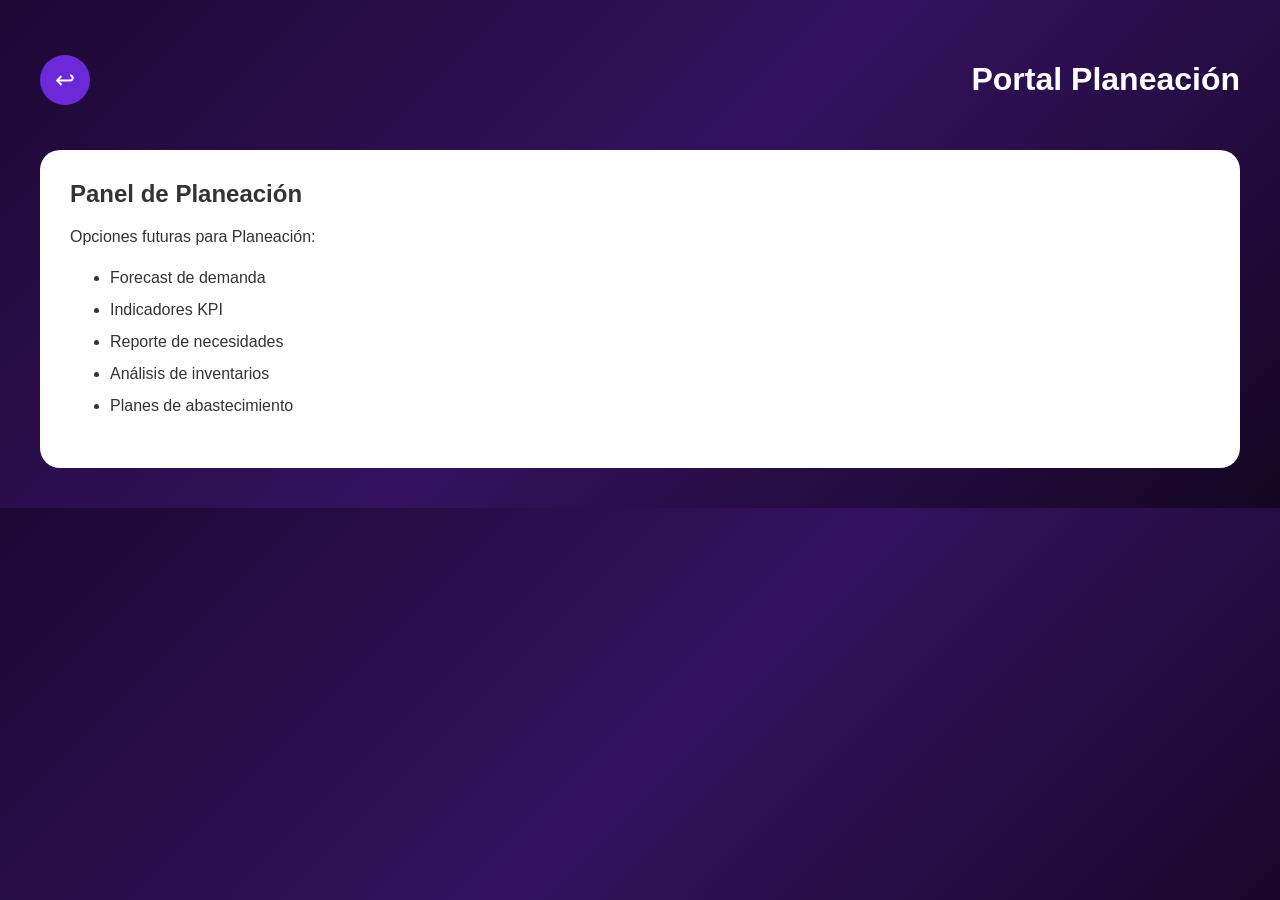
<file: tada-pedidos-bavaria/Planeacion.html>
<!DOCTYPE html>
<html lang="es">
<head>
<meta charset="UTF-8">
<meta name="viewport" content="width=device-width, initial-scale=1.0">

<title>Portal Planeación</title>

<style>

body{
    margin:0;
    padding:40px;
    font-family:Segoe UI, Arial, sans-serif;
    background:linear-gradient(135deg,#1d0833,#34125f,#140622);
    color:white;
}

.header{
    display:flex;
    justify-content:space-between;
    align-items:center;
}

.back-btn{
    width:50px;
    height:50px;
    border:none;
    border-radius:50%;
    background:#6d28d9;
    color:white;
    font-size:24px;
    cursor:pointer;
}

.card{
    background:white;
    color:#333;
    margin-top:30px;
    padding:30px;
    border-radius:20px;
}

.card h2{
    margin-top:0;
}

ul{
    line-height:2;
}

</style>

</head>

<body>

<div class="header">

    <button
        class="back-btn"
        onclick="window.open('portal_abastecimiento.html','_self')">
        ↩
    </button>

    <h1>Portal Planeación</h1>

</div>

<div class="card">

    <h2>Panel de Planeación</h2>

    <p>Opciones futuras para Planeación:</p>

    <ul>
        <li>Forecast de demanda</li>
        <li>Indicadores KPI</li>
        <li>Reporte de necesidades</li>
        <li>Análisis de inventarios</li>
        <li>Planes de abastecimiento</li>
    </ul>

</div>

</body>
</html>
</file>
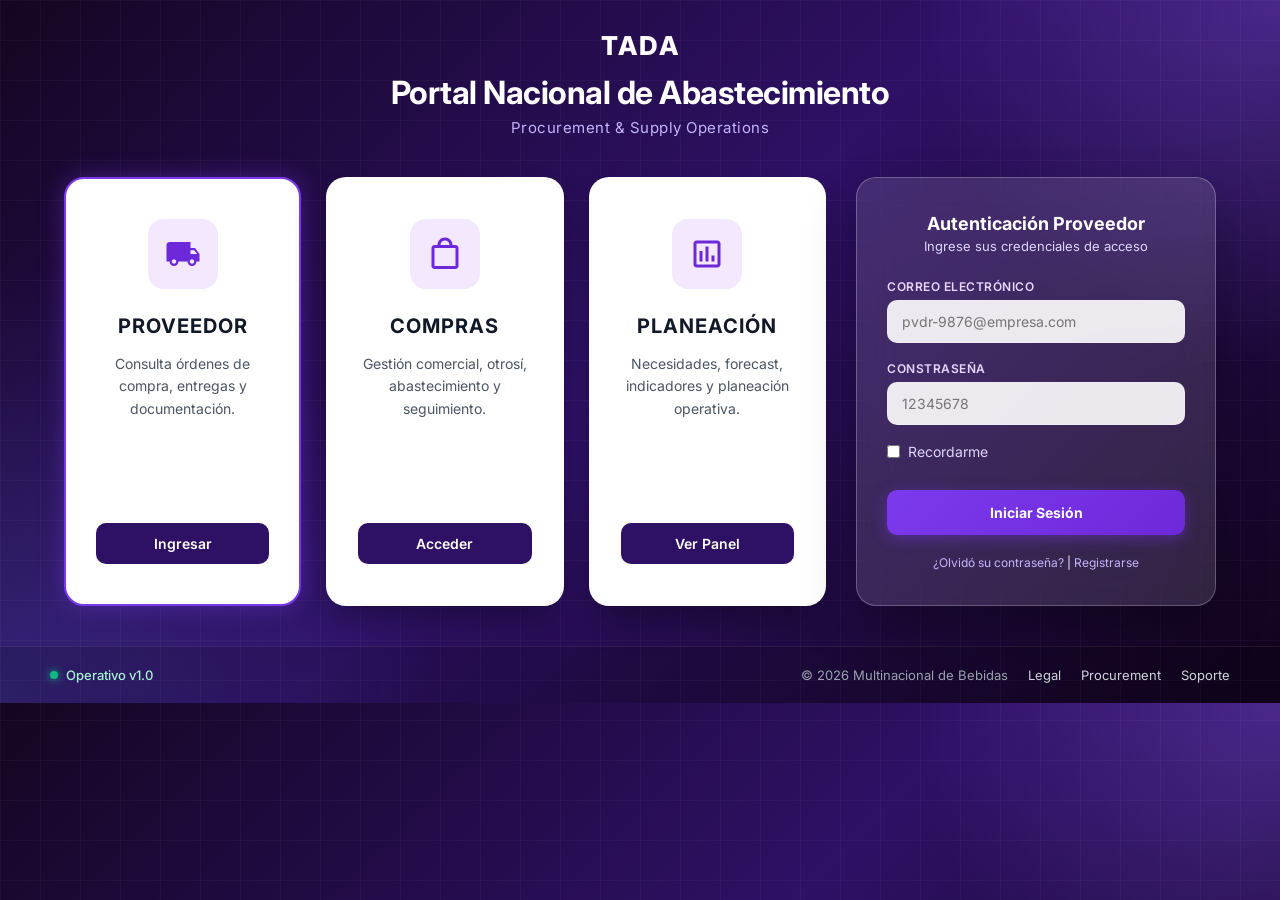
<file: tada-pedidos-bavaria/portal_abastecimiento.html>
<!DOCTYPE html>
<html lang="es">
<head>
  <meta charset="UTF-8">
  <meta name="viewport" content="width=device-width, initial-scale=1.0">
  <title>Portal Nacional de Abastecimiento - Procurement & Supply Operations</title>
  <link href="https://fonts.googleapis.com/css2?family=Inter:wght@300;400;500;600;700&display=swap" rel="stylesheet">
  <style>
    * {
      box-sizing: border-box;
      margin: 0;
      padding: 0;
      font-family: 'Inter', -apple-system, BlinkMacSystemFont, "Segoe UI", Roboto, sans-serif;
    }

    body {
      background:
radial-gradient(circle at top right,
rgba(139,92,246,.35) 0%,
transparent 25%),

radial-gradient(circle at bottom left,
rgba(99,102,241,.25) 0%,
transparent 30%),

linear-gradient(
135deg,
#140622 0%,
#2e1065 50%,
#10031b 100%);
      color: #ffffff;
      display: flex;
      flex-direction: column;
      justify-content: space-between;
      overflow-x: hidden;
      position: relative;
    }

    /* Top decorative floating banner */
    .top-banner {
      width: 100%;
      height: 90px;
      position: relative;
      overflow: hidden;
      display: flex;
      align-items: center;
      justify-content: space-around;
      background: rgba(255, 255, 255, 0.03);
      backdrop-filter: blur(10px);
      border-bottom: 1px solid rgba(255, 255, 255, 0.08);
    }

    .circle-item {
      width: 65px;
      height: 65px;
      border-radius: 50%;
      background: rgba(255, 255, 255, 0.12);
      border: 1px solid rgba(255, 255, 255, 0.2);
      display: flex;
      align-items: center;
      justify-content: center;
      opacity: 0.85;
      backdrop-filter: blur(5px);
      box-shadow: 0 4px 15px rgba(0,0,0,0.2);
      transition: transform 0.5s ease;
    }

    .circle-item img {
    height: 50px;
    object-fit: contain;
    opacity: 0.25;
    filter: blur(0.5px);
}

    .circle-item:hover {
      transform: scale(1.08);
      opacity: 1;
    }

    /* Header Section */
    .header {
      text-align: center;
      margin-top: 30px;
      margin-bottom: 20px;
    }

    .logo {
      font-size: 26px;
      font-weight: 800;
      letter-spacing: 2px;
      text-transform: uppercase;
      color: #ffffff;
      margin-bottom: 12px;
      display: inline-block;
      position: relative;
    }

    .logo span {
      display: block;
      font-size: 10px;
      letter-spacing: 4px;
      color: #d1b3ff;
      font-weight: 500;
    }

    .title {
      font-size: 32px;
      font-weight: 700;
      color: #ffffff;
      letter-spacing: -0.5px;
      margin-bottom: 6px;
    }

    .subtitle {
      font-size: 15px;
      color: #c4b5fd;
      font-weight: 400;
      letter-spacing: 0.5px;
    }

    /* Main Section Layout */
    .main-container {
      max-width: 1280px;
      margin: 0 auto;
      width: 90%;
      display: flex;
      gap: 30px;
      align-items: stretch;
      justify-content: center;
      padding: 20px 0 40px 0;
      flex-grow: 1;
    }

    .cards-wrapper {
      display: flex;
      gap: 25px;
      flex: 1;
      justify-content: center;
    }

    /* Interactive Cards */
    .card {
      background: #ffffff;
      border-radius: 20px;
      padding: 40px 30px;
      flex: 1;
      max-width: 360px;
      display: flex;
      flex-direction: column;
      align-items: center;
      text-align: center;
      color: #1e1b4b;
      box-shadow: 0 20px 35px -10px rgba(0, 0, 0, 0.35);
      transition: all 0.35s cubic-bezier(0.4, 0, 0.2, 1);
      cursor: pointer;
      position: relative;
      border: 2px solid transparent;
    }

    .card:hover {
      transform: translateY(-8px);
      box-shadow: 0 30px 45px -12px rgba(0, 0, 0, 0.45);
    }

    .card.active {
      border-color: #7c3aed;
      box-shadow: 0 0 25px rgba(124, 58, 237, 0.4);
    }

    .card-icon {
      width: 70px;
      height: 70px;
      background: #f3e8ff;
      border-radius: 16px;
      display: flex;
      align-items: center;
      justify-content: center;
      margin-bottom: 25px;
      color: #6d28d9;
    }

    .card-icon svg {
      width: 36px;
      height: 36px;
      fill: currentColor;
    }

    .card-title {
      font-size: 20px;
      font-weight: 700;
      letter-spacing: 1px;
      margin-bottom: 15px;
      color: #111827;
    }

    .card-text {
      font-size: 14px;
      color: #4b5563;
      line-height: 1.6;
      margin-bottom: 30px;
      flex-grow: 1;
    }

    .card-btn {
      width: 100%;
      padding: 12px 20px;
      background: #2e1065;
      color: #ffffff;
      border: none;
      border-radius: 10px;
      font-weight: 600;
      font-size: 14px;
      cursor: pointer;
      transition: background 0.2s ease;
    }

    .card-btn:hover {
      background: #4c1d95;
    }

    /* Modal / Auth Panel Side-by-Side */
    .auth-panel {
      width: 360px;
      background: rgba(255, 255, 255, 0.12);
      backdrop-filter: blur(25px);
      border: 1px solid rgba(255, 255, 255, 0.25);
      border-radius: 20px;
      padding: 35px 30px;
      display: flex;
      flex-direction: column;
      box-shadow: 0 25px 50px rgba(0, 0, 0, 0.3);
      animation: fadeIn 0.4s ease forwards;
    }

    @keyframes fadeIn {
      from { opacity: 0; transform: translateX(20px); }
      to { opacity: 1; transform: translateX(0); }
    }

    .auth-header {
      text-align: center;
      margin-bottom: 25px;
    }

    .auth-header h3 {
      font-size: 18px;
      font-weight: 700;
      color: #ffffff;
      margin-bottom: 4px;
    }

    .auth-header p {
      font-size: 13px;
      color: #ddd6fe;
    }

    .form-group {
      margin-bottom: 18px;
    }

    .form-group label {
      display: block;
      font-size: 12px;
      font-weight: 600;
      color: #e9d5ff;
      margin-bottom: 6px;
      text-transform: uppercase;
      letter-spacing: 0.5px;
    }

    .form-control {
      width: 100%;
      padding: 12px 14px;
      border-radius: 10px;
      border: 1px solid rgba(255, 255, 255, 0.2);
      background: rgba(255, 255, 255, 0.9);
      color: #1f2937;
      font-size: 14px;
      outline: none;
      transition: all 0.2s ease;
    }

    .form-control:focus {
      background: #ffffff;
      border-color: #a855f7;
      box-shadow: 0 0 0 3px rgba(168, 85, 247, 0.3);
    }

    .btn-submit {
      width: 100%;
      padding: 14px;
      background: linear-gradient(135deg, #7c3aed 0%, #6d28d9 100%);
      color: #ffffff;
      border: none;
      border-radius: 10px;
      font-size: 14px;
      font-weight: 700;
      cursor: pointer;
      margin-top: 10px;
      box-shadow: 0 4px 15px rgba(124, 58, 237, 0.4);
      transition: all 0.2s ease;
    }

    .btn-submit:hover {
      background: linear-gradient(135deg, #6d28d9 0%, #5b21b6 100%);
      transform: translateY(-1px);
    }

    .auth-footer {
      margin-top: 20px;
      text-align: center;
      font-size: 12px;
    }

    .auth-footer a {
      color: #c4b5fd;
      text-decoration: none;
    }

    .auth-footer a:hover {
      text-decoration: underline;
    }

    /* Footer */
    .footer {
      padding: 20px 50px;
      display: flex;
      justify-content: space-between;
      align-items: center;
      border-top: 1px solid rgba(255, 255, 255, 0.08);
      background: rgba(0, 0, 0, 0.15);
      font-size: 13px;
      color: #a7f3d0;
    }

    .status-indicator {
      display: flex;
      align-items: center;
      gap: 8px;
      font-weight: 500;
    }

    .dot {
      width: 8px;
      height: 8px;
      background-color: #10b981;
      border-radius: 50%;
      box-shadow: 0 0 8px #10b981;
    }

    .footer-links {
      display: flex;
      gap: 20px;
      color: #9ca3af;
    }

    .footer-links a {
      color: #d1d5db;
      text-decoration: none;
    }
.background-grid{
    position:fixed;
    inset:0;

    background-image:
    linear-gradient(
        rgba(255,255,255,.03) 1px,
        transparent 1px),

    linear-gradient(
        90deg,
        rgba(255,255,255,.03) 1px,
        transparent 1px);

    background-size:40px 40px;

    pointer-events:none;

    z-index:0;
}
  </style>
</head>
<body>
<div class="background-grid"></div>
  <!-- Top Floating Beer Banner -->
  
  <!-- Header Section -->
  <header class="header">
    <div class="logo">
      TaDa
      <span></span>
    </div>
    <h1 class="title">Portal Nacional de Abastecimiento</h1>
    <p class="subtitle">Procurement & Supply Operations</p>
  </header>

  <!-- Main Grid Container -->
  <main class="main-container">
    <div class="cards-wrapper">
      
      <!-- Card 1: Proveedor -->
      <div class="card active" onclick="selectRole('proveedor')">
        <div class="card-icon">
          <svg viewBox="0 0 24 24"><path d="M20 8h-3V4H3c-1.1 0-2 .9-2 2v11h2c0 1.66 1.34 3 3 3s3-1.34 3-3h6c0 1.66 1.34 3 3 3s3-1.34 3-3h2v-5l-3-4zM6 18.5c-.83 0-1.5-.67-1.5-1.5s.67-1.5 1.5-1.5 1.5.67 1.5 1.5-.67 1.5-1.5 1.5zm13.5-9l1.96 2.5H17V9.5h2.5zm-1.5 9c-.83 0-1.5-.67-1.5-1.5s.67-1.5 1.5-1.5 1.5.67 1.5 1.5-.67 1.5-1.5 1.5z"/></svg>
        </div>
        <h2 class="card-title">PROVEEDOR</h2>
        <p class="card-text">Consulta órdenes de compra, entregas y documentación.</p>
        <button class="card-btn">Ingresar</button>
      </div>

      <!-- Card 2: Compras -->
      <div class="card" onclick="selectRole('compras')">
        <div class="card-icon">
          <svg viewBox="0 0 24 24"><path d="M19 6h-2c0-2.76-2.24-5-5-5S7 3.24 7 6H5c-1.1 0-2 .9-2 2v12c0 1.1.9 2 2 2h14c1.1 0 2-.9 2-2V8c0-1.1-.9-2-2-2zm-7-3c1.66 0 3 1.34 3 3H9c0-1.66 1.34-3 3-3zm7 17H5V8h14v12z"/></svg>
        </div>
        <h2 class="card-title">COMPRAS</h2>
        <p class="card-text">Gestión comercial, otrosí, abastecimiento y seguimiento.</p>
        <button class="card-btn">Acceder</button>
      </div>

      <!-- Card 3: Planeación -->
      <div class="card" onclick="selectRole('planeacion')">
        <div class="card-icon">
          <svg viewBox="0 0 24 24"><path d="M19 3H5c-1.1 0-2 .9-2 2v14c0 1.1.9 2 2 2h14c1.1 0 2-.9 2-2V5c0-1.1-.9-2-2-2zm0 16H5V5h14v14zM7 10h2v7H7zm4-3h2v10h-2zm4 6h2v4h-2z"/></svg>
        </div>
        <h2 class="card-title">PLANEACIÓN</h2>
        <p class="card-text">Necesidades, forecast, indicadores y planeación operativa.</p>
        <button class="card-btn">Ver Panel</button>
      </div>

    </div>

    <!-- Dynamic Side Authentication Panel -->
    <div class="auth-panel" id="authPanel">
      <div class="auth-header">
        <h3 id="authTitle">Autenticación Proveedor</h3>
        <p id="authSubtitle">Ingrese sus credenciales de acceso</p>
      </div>
      <form id="authForm">

    <div class="form-group">
        <label>Correo Electrónico</label>
        <input
            type="email"
            class="form-control"
            placeholder="pvdr-9876@empresa.com"
            required>
    </div>

    <div class="form-group">
        <label>Constraseña</label>
        <input
            type="password"
            class="form-control"
            placeholder="12345678"
            required>
    </div>
<div style="
margin-bottom:20px;
display:flex;
align-items:center;
gap:8px;
color:#ddd6fe;
font-size:14px;">

    <input
        type="checkbox"
        id="recordarme">

    <label for="recordarme">
        Recordarme
    </label>

</div>
   <button
type="button"
class="btn-submit"
onclick="ingresarPortal()">

Iniciar Sesión

</button>


      <div class="auth-footer">
        <a href="#">¿Olvidó su contraseña?</a> | <a href="#">Registrarse</a>
      </div>
    </div>
  </main>

  <!-- Footer -->
  <footer class="footer">
    <div class="status-indicator">
      <span class="dot"></span>
      <span>Operativo v1.0</span>
    </div>
    <div class="footer-links">
      <span>&copy; 2026 Multinacional de Bebidas</span>
      <a href="#">Legal</a>
      <a href="#">Procurement</a>
      <a href="#">Soporte</a>
    </div>
  </footer>

  <script>
    function selectRole(role) {
window.perfilSeleccionado = 'proveedor';
      const cards = document.querySelectorAll('.card');
      cards.forEach(c => c.classList.remove('active'));

      const title = document.getElementById('authTitle');
      const fields = document.getElementById('dynamicFields');

      if(role === 'proveedor') {
window.perfilSeleccionado = 'proveedor';
        cards[0].classList.add('active');
        title.innerText = 'Autenticación Proveedor';
        fields.innerHTML = `
          <div class="form-group">
            <label>Correo Electrónico</label>
            <input type="email" class="form-control" placeholder="pvdr-9876@empresa.com" required>
          </div>
          <div class="form-group">
            <label>Código Proveedor</label>
            <input type="password" class="form-control" placeholder="12345678" required>
          </div>
        `;
      } else if(role === 'compras') {
window.perfilSeleccionado = 'compras';
localStorage.setItem("perfilPortal", role);
        cards[1].classList.add('active');
        title.innerText = 'Acceso Compras Corporativo';
        fields.innerHTML = `
          <div class="form-group">
            <label>Usuario Corporativo</label>
            <input type="text" class="form-control" placeholder="usr_compras@ambev.com" required>
          </div>
          <div class="form-group">
            <label>Contraseña</label>
            <input type="password" class="form-control" placeholder="••••••••" required>
          </div>
        `;
      } else if(role === 'planeacion') {
window.perfilSeleccionado = 'planeacion';
        cards[2].classList.add('active');
        title.innerText = 'Acceso Planeación Operativa';
        fields.innerHTML = `
          <div class="form-group">
            <label>Usuario Corporativo</label>G 	
            <input type="text" class="form-control" placeholder="usr_planeacion@ambev.com" required>
          </div>
          <div class="form-group">
            <label>Contraseña</label>
            <input type="password" class="form-control" placeholder="••••••••" required>
          </div>
        `;
      }	
    }
function ingresarPortal(){

    const correo =
        document.querySelector('input[type="text"], input[type="email"]').value.toLowerCase();
const recordar =
document.getElementById("recordarme").checked;

if(recordar){

    localStorage.setItem(
        "correoPortal",
        correo
    );

}else{

    localStorage.removeItem(
        "correoPortal"
    );

}

    const correosCompras = [
    "jazmin.garciaC-ext@ab-inbev.com",
    "karol.sanchez.c@ab-inbev.com",
    "daily.ramirez-ext@ab-inbev.com"
].map(x => x.toLowerCase());
   
    if(window.perfilSeleccionado === 'compras'){

        if(correosCompras.includes(correo)){

            window.open('index.html','_self');

        } else {

            alert('No tienes permisos para ingresar al portal de Compras');

        }

    }
    else if(window.perfilSeleccionado === 'proveedor'){

    window.open('proveedor.html','_self');

}

    else if(window.perfilSeleccionado === 'planeacion'){

    window.open('planeacion.html','_self');

}
    else{

        alert('Seleccione un perfil');

    }
}
window.onload = function(){

    const perfilGuardado =
        localStorage.getItem("perfilPortal");

    if(perfilGuardado){

        selectRole(perfilGuardado);

    }

}
window.onload = function(){

    const correoGuardado =
    localStorage.getItem("correoPortal");

    if(correoGuardado){

        const campoCorreo =
        document.querySelector(
            'input[type="text"], input[type="email"]'
        );

        if(campoCorreo){

            campoCorreo.value =
            correoGuardado;

        }

        document.getElementById(
            "recordarme"
        ).checked = true;
    }

}
  </script>
</body>
</html>
</file>
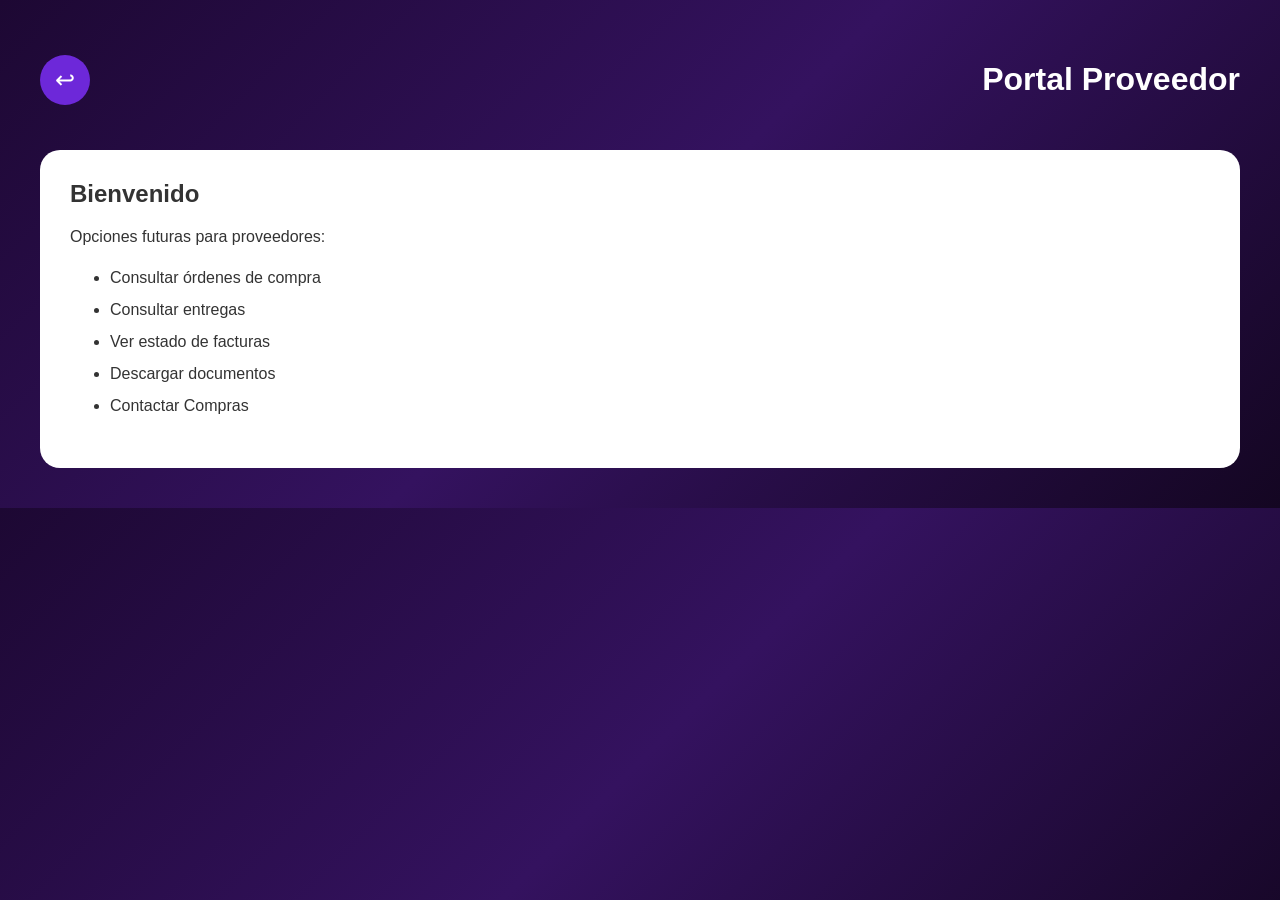
<file: tada-pedidos-bavaria/proveedor.html>
<!DOCTYPE html>
<html lang="es">
<head>
<meta charset="UTF-8">
<meta name="viewport" content="width=device-width, initial-scale=1.0">

<title>Portal Proveedor</title>

<style>

body{
    margin:0;
    padding:40px;
    font-family:Segoe UI, Arial, sans-serif;
    background:linear-gradient(135deg,#1d0833,#34125f,#140622);
    color:white;
}

.header{
    display:flex;
    justify-content:space-between;
    align-items:center;
}

.back-btn{
    width:50px;
    height:50px;
    border:none;
    border-radius:50%;
    background:#6d28d9;
    color:white;
    font-size:24px;
    cursor:pointer;
}

.card{
    background:white;
    color:#333;
    margin-top:30px;
    padding:30px;
    border-radius:20px;
}

.card h2{
    margin-top:0;
}

ul{
    line-height:2;
}

</style>

</head>

<body>

<div class="header">

    <button
        class="back-btn"
        onclick="window.open('portal_abastecimiento.html','_self')">
        ↩
    </button>

    <h1>Portal Proveedor</h1>

</div>

<div class="card">

    <h2>Bienvenido</h2>

    <p>Opciones futuras para proveedores:</p>

    <ul>
        <li>Consultar órdenes de compra</li>
        <li>Consultar entregas</li>
        <li>Ver estado de facturas</li>
        <li>Descargar documentos</li>
        <li>Contactar Compras</li>
    </ul>

</div>

</body>
</html>
</file>
